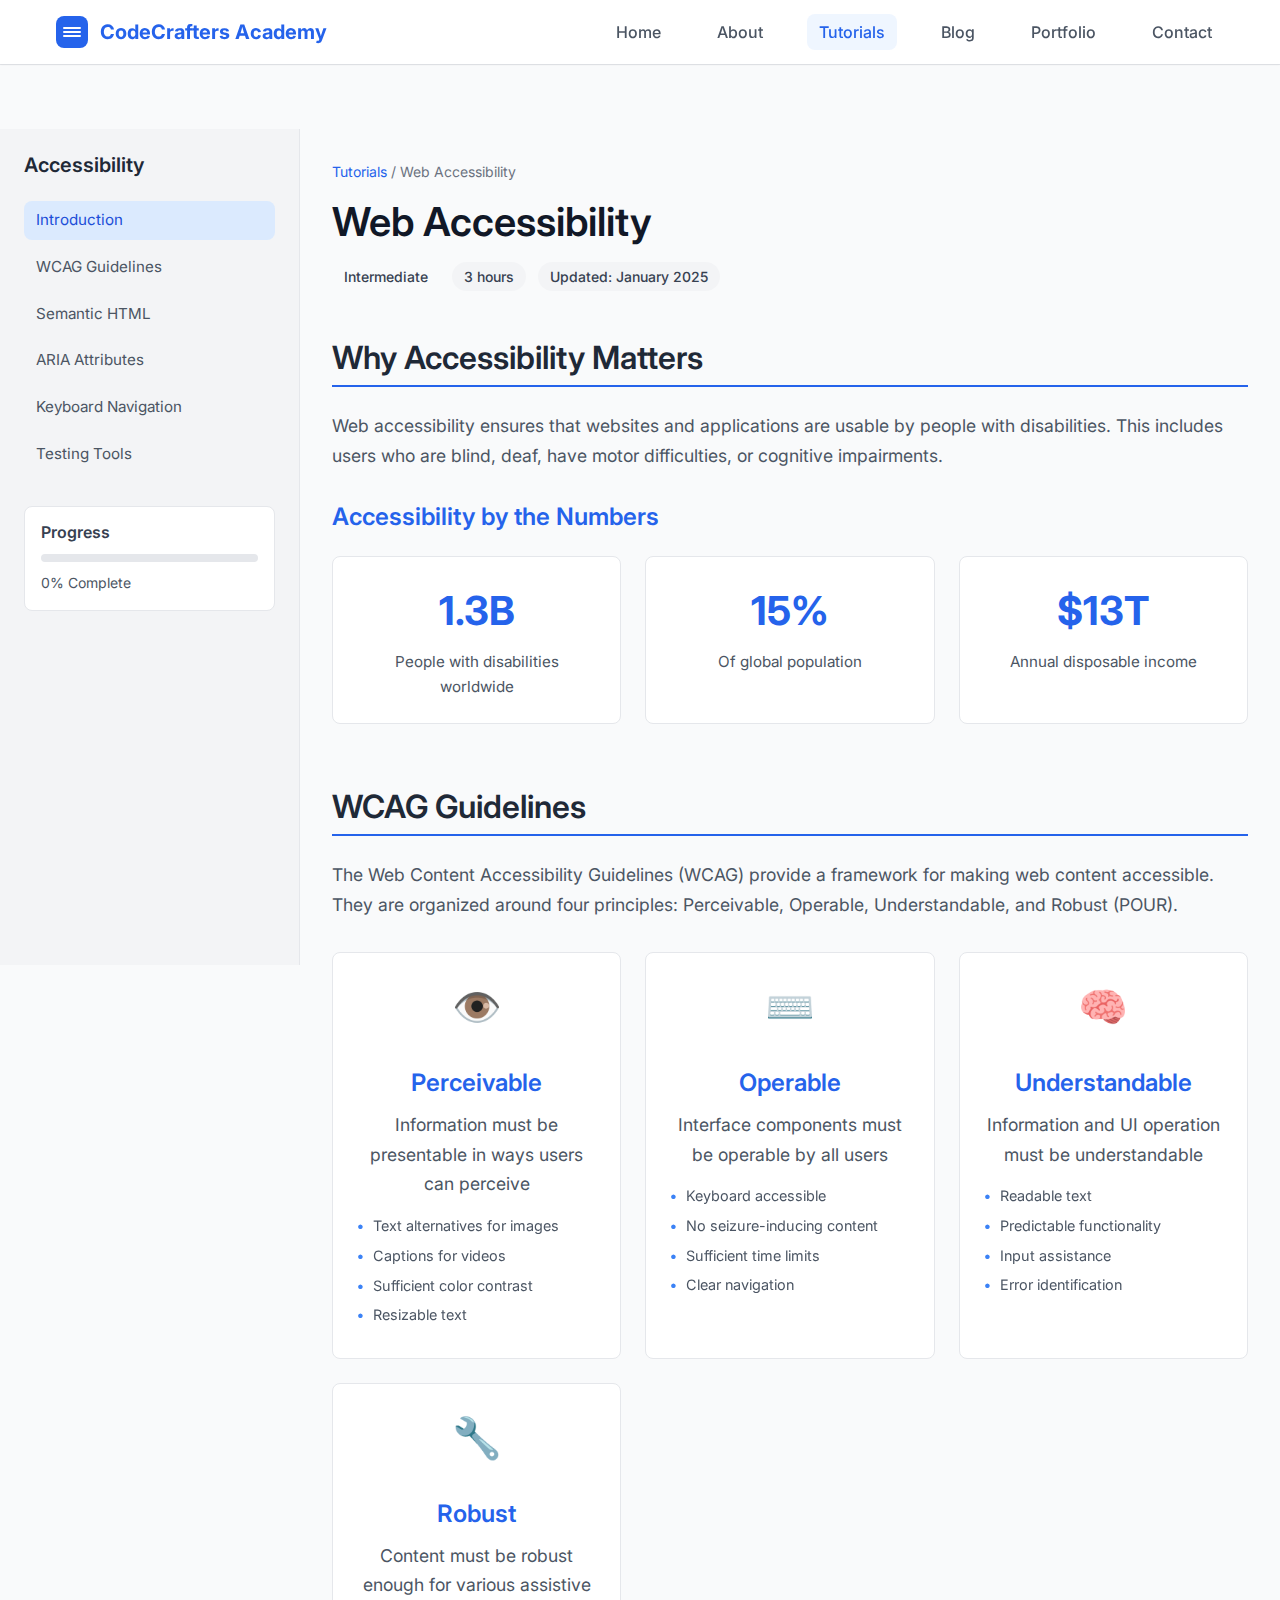
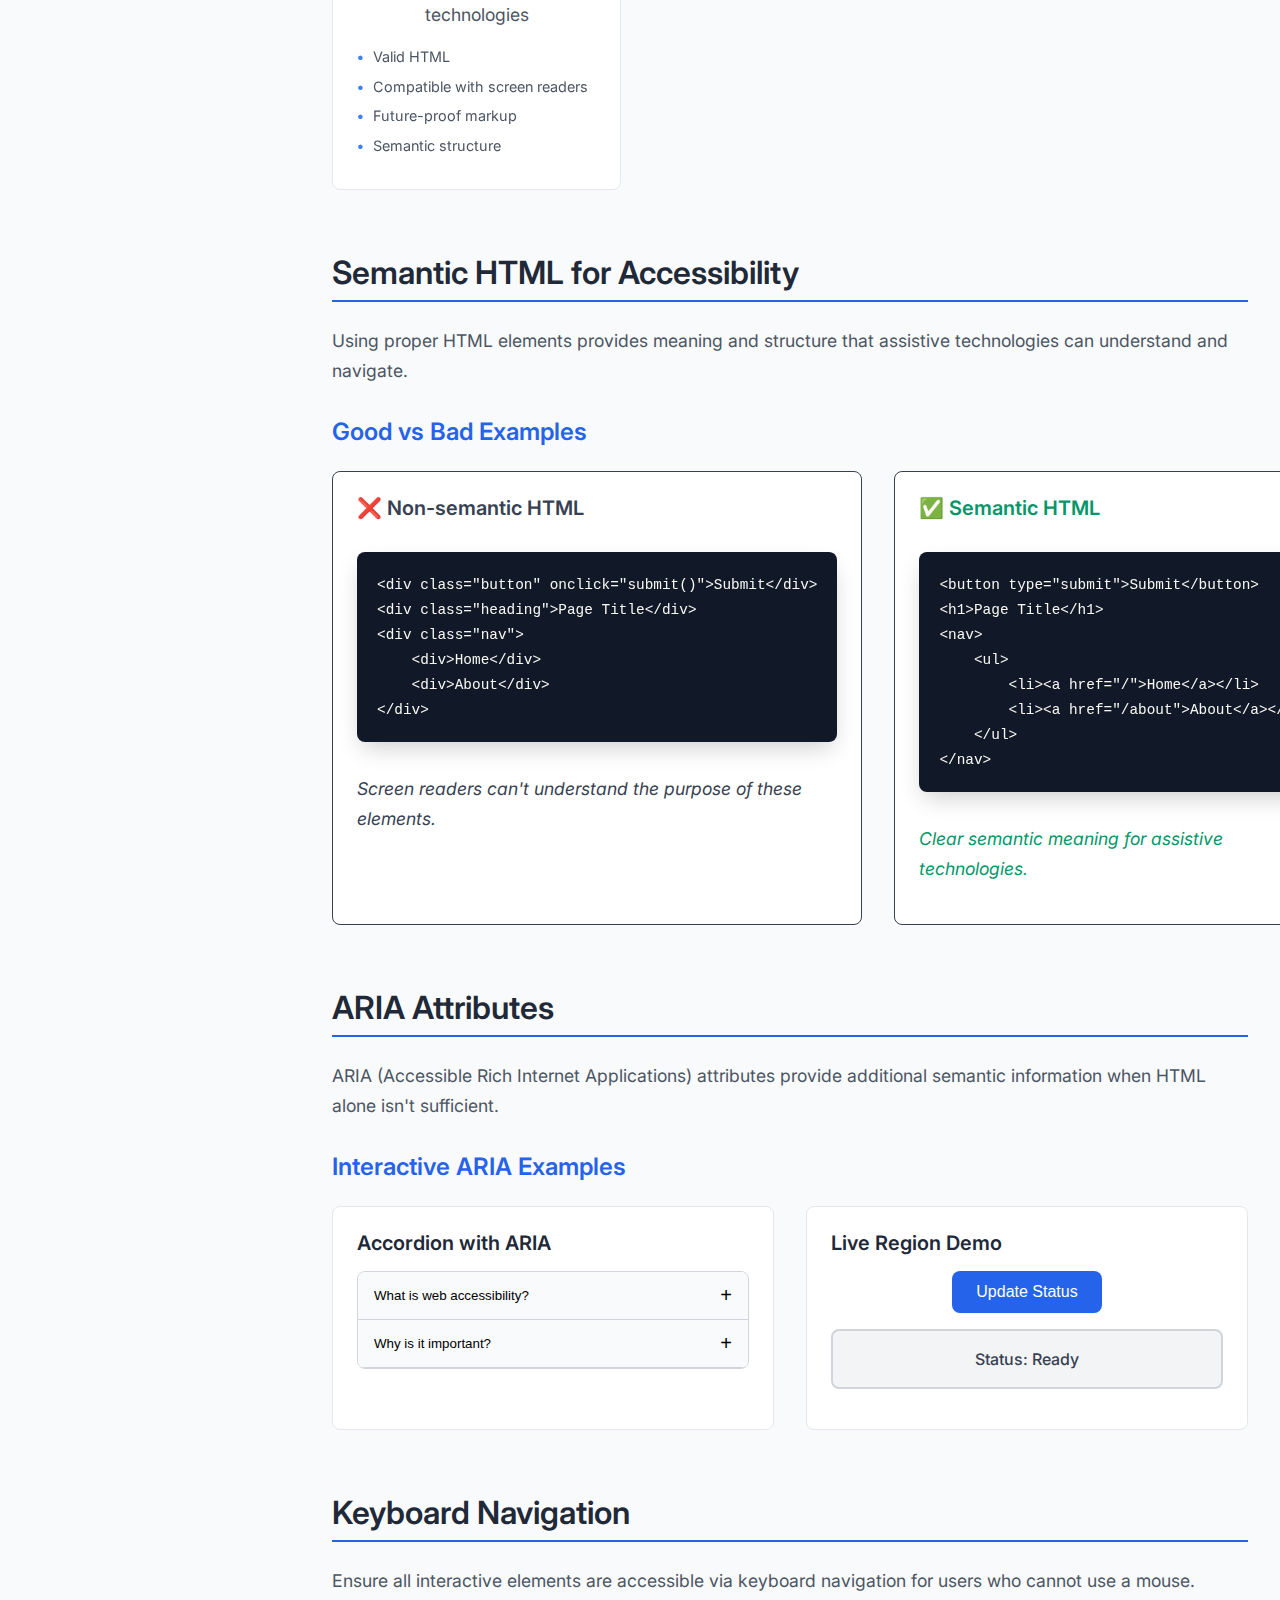
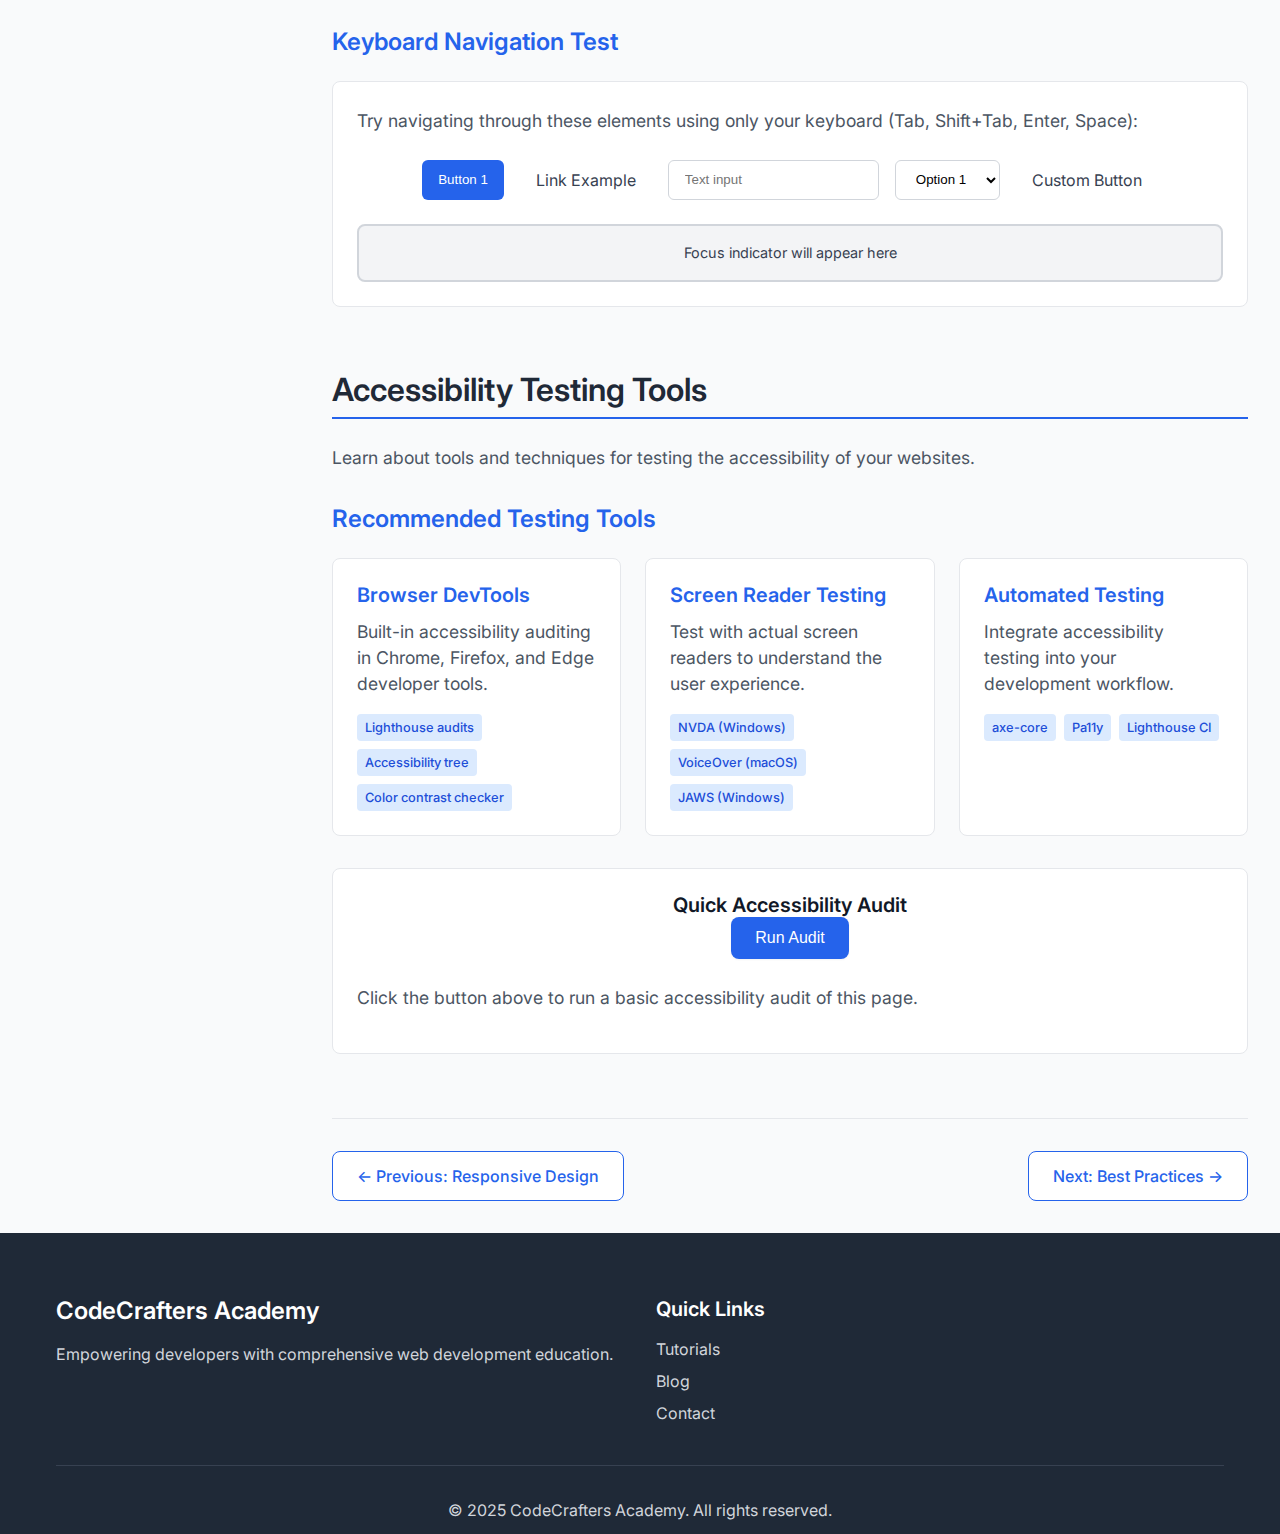
<file: accessibility.html>
<!DOCTYPE html>
<html lang="en">
<head>
    <meta charset="UTF-8">
    <meta name="viewport" content="width=device-width, initial-scale=1.0">
    <title>Web Accessibility Tutorial - CodeCrafters Academy</title>
    <meta name="description" content="Learn how to build accessible websites that work for everyone, including users with disabilities.">
    <link rel="stylesheet" href="main.css">
    <link rel="stylesheet" href="pages.css">
    <link rel="stylesheet" href="tutorial.css">
    <link rel="preconnect" href="https://fonts.googleapis.com">
    <link rel="preconnect" href="https://fonts.gstatic.com" crossorigin>
    <link rel="icon" type="image/x-icon" href="[data-uri]">
    <link href="https://fonts.googleapis.com/css2?family=Inter:wght@300;400;500;600;700&family=Fira+Code:wght@400;500&display=swap" rel="stylesheet">
</head>
<body>
    <header class="header">
        <nav class="nav">
            <div class="nav-container">
                <a href="index.html" class="nav-logo">
                    <svg width="32" height="32" viewBox="0 0 32 32" fill="none">
                        <rect width="32" height="32" rx="8" fill="#2563EB"/>
                        <path d="M8 12H16M16 12H24M8 16H16M16 16H24M8 20H16M16 20H24" stroke="white" stroke-width="2" stroke-linecap="round"/>
                    </svg>
                    CodeCrafters Academy
                </a>
                <button class="nav-toggle" aria-label="Toggle navigation">
                    <span></span>
                    <span></span>
                    <span></span>
                </button>
                <ul class="nav-menu">
                    <li><a href="index.html" class="nav-link">Home</a></li>
                    <li><a href="about.html" class="nav-link">About</a></li>
                    <li class="nav-dropdown">
                        <a href="tutorials.html" class="nav-link active">Tutorials</a>
                        <ul class="nav-dropdown-menu">
                            <li><a href="html-tutorial.html">HTML</a></li>
                            <li><a href="css-tutorial.html">CSS</a></li>
                            <li><a href="javascript-tutorial.html">JavaScript</a></li>
                            <li><a href="responsive-design.html">Responsive Design</a></li>
                            <li><a href="accessibility.html">Web Accessibility</a></li>
                            <li><a href="best-practices.html">Performance & SEO</a></li>
                        </ul>
                    </li>
                    <li><a href="blog.html" class="nav-link">Blog</a></li>
                    <li><a href="portfolio.html" class="nav-link">Portfolio</a></li>
                    <li><a href="contact.html" class="nav-link">Contact</a></li>
                </ul>
            </div>
        </nav>
    </header>

    <main class="tutorial-main">
        <aside class="tutorial-sidebar">
            <nav class="tutorial-nav">
                <h3>Accessibility</h3>
                <ul class="tutorial-menu">
                    <li><a href="#introduction" class="tutorial-link active">Introduction</a></li>
                    <li><a href="#wcag" class="tutorial-link">WCAG Guidelines</a></li>
                    <li><a href="#semantic-html" class="tutorial-link">Semantic HTML</a></li>
                    <li><a href="#aria" class="tutorial-link">ARIA Attributes</a></li>
                    <li><a href="#keyboard" class="tutorial-link">Keyboard Navigation</a></li>
                    <li><a href="#testing" class="tutorial-link">Testing Tools</a></li>
                </ul>
            </nav>
            
            <div class="tutorial-progress">
                <h4>Progress</h4>
                <div class="progress-bar">
                    <div class="progress-fill" style="width: 0%"></div>
                </div>
                <span class="progress-text">0% Complete</span>
            </div>
        </aside>

        <div class="tutorial-content">
            <div class="container">
                <header class="tutorial-header">
                    <div class="tutorial-breadcrumb">
                        <a href="tutorials.html">Tutorials</a> / <span>Web Accessibility</span>
                    </div>
                    <h1>Web Accessibility</h1>
                    <div class="tutorial-meta">
                        <span class="tutorial-level intermediate">Intermediate</span>
                        <span class="tutorial-duration">3 hours</span>
                        <span class="tutorial-updated">Updated: January 2025</span>
                    </div>
                </header>

                <section id="introduction" class="tutorial-section">
                    <h2>Why Accessibility Matters</h2>
                    <p>Web accessibility ensures that websites and applications are usable by people with disabilities. This includes users who are blind, deaf, have motor difficulties, or cognitive impairments.</p>
                    
                    <div class="accessibility-stats">
                        <h3>Accessibility by the Numbers</h3>
                        <div class="stats-grid">
                            <div class="stat-card">
                                <span class="stat-number">1.3B</span>
                                <span class="stat-label">People with disabilities worldwide</span>
                            </div>
                            <div class="stat-card">
                                <span class="stat-number">15%</span>
                                <span class="stat-label">Of global population</span>
                            </div>
                            <div class="stat-card">
                                <span class="stat-number">$13T</span>
                                <span class="stat-label">Annual disposable income</span>
                            </div>
                        </div>
                    </div>
                </section>

                <section id="wcag" class="tutorial-section">
                    <h2>WCAG Guidelines</h2>
                    <p>The Web Content Accessibility Guidelines (WCAG) provide a framework for making web content accessible. They are organized around four principles: Perceivable, Operable, Understandable, and Robust (POUR).</p>
                    
                    <div class="wcag-principles">
                        <div class="principle-grid">
                            <article class="principle-card">
                                <div class="principle-icon">👁️</div>
                                <h3>Perceivable</h3>
                                <p>Information must be presentable in ways users can perceive</p>
                                <ul>
                                    <li>Text alternatives for images</li>
                                    <li>Captions for videos</li>
                                    <li>Sufficient color contrast</li>
                                    <li>Resizable text</li>
                                </ul>
                            </article>
                            
                            <article class="principle-card">
                                <div class="principle-icon">⌨️</div>
                                <h3>Operable</h3>
                                <p>Interface components must be operable by all users</p>
                                <ul>
                                    <li>Keyboard accessible</li>
                                    <li>No seizure-inducing content</li>
                                    <li>Sufficient time limits</li>
                                    <li>Clear navigation</li>
                                </ul>
                            </article>
                            
                            <article class="principle-card">
                                <div class="principle-icon">🧠</div>
                                <h3>Understandable</h3>
                                <p>Information and UI operation must be understandable</p>
                                <ul>
                                    <li>Readable text</li>
                                    <li>Predictable functionality</li>
                                    <li>Input assistance</li>
                                    <li>Error identification</li>
                                </ul>
                            </article>
                            
                            <article class="principle-card">
                                <div class="principle-icon">🔧</div>
                                <h3>Robust</h3>
                                <p>Content must be robust enough for various assistive technologies</p>
                                <ul>
                                    <li>Valid HTML</li>
                                    <li>Compatible with screen readers</li>
                                    <li>Future-proof markup</li>
                                    <li>Semantic structure</li>
                                </ul>
                            </article>
                        </div>
                    </div>
                </section>

                <section id="semantic-html" class="tutorial-section">
                    <h2>Semantic HTML for Accessibility</h2>
                    <p>Using proper HTML elements provides meaning and structure that assistive technologies can understand and navigate.</p>
                    
                    <div class="semantic-comparison">
                        <h3>Good vs Bad Examples</h3>
                        <div class="comparison-examples">
                            <div class="example-bad">
                                <h4>❌ Non-semantic HTML</h4>
                                <div class="code-example">
                                    <pre><code>&lt;div class="button" onclick="submit()"&gt;Submit&lt;/div&gt;
&lt;div class="heading"&gt;Page Title&lt;/div&gt;
&lt;div class="nav"&gt;
    &lt;div&gt;Home&lt;/div&gt;
    &lt;div&gt;About&lt;/div&gt;
&lt;/div&gt;</code></pre>
                                </div>
                                <p class="example-note">Screen readers can't understand the purpose of these elements.</p>
                            </div>
                            
                            <div class="example-good">
                                <h4>✅ Semantic HTML</h4>
                                <div class="code-example">
                                    <pre><code>&lt;button type="submit"&gt;Submit&lt;/button&gt;
&lt;h1&gt;Page Title&lt;/h1&gt;
&lt;nav&gt;
    &lt;ul&gt;
        &lt;li&gt;&lt;a href="/"&gt;Home&lt;/a&gt;&lt;/li&gt;
        &lt;li&gt;&lt;a href="/about"&gt;About&lt;/a&gt;&lt;/li&gt;
    &lt;/ul&gt;
&lt;/nav&gt;</code></pre>
                                </div>
                                <p class="example-note">Clear semantic meaning for assistive technologies.</p>
                            </div>
                        </div>
                    </div>
                </section>

                <section id="aria" class="tutorial-section">
                    <h2>ARIA Attributes</h2>
                    <p>ARIA (Accessible Rich Internet Applications) attributes provide additional semantic information when HTML alone isn't sufficient.</p>
                    
                    <div class="aria-demo">
                        <h3>Interactive ARIA Examples</h3>
                        
                        <div class="aria-examples">
                            <div class="aria-example">
                                <h4>Accordion with ARIA</h4>
                                <div class="accessible-accordion">
                                    <button class="accordion-trigger" 
                                            aria-expanded="false" 
                                            aria-controls="panel1"
                                            id="trigger1">
                                        What is web accessibility?
                                    </button>
                                    <div class="accordion-panel" 
                                         id="panel1" 
                                         aria-labelledby="trigger1"
                                         hidden>
                                        <p>Web accessibility means that websites, tools, and technologies are designed so that people with disabilities can use them effectively.</p>
                                    </div>
                                    
                                    <button class="accordion-trigger" 
                                            aria-expanded="false" 
                                            aria-controls="panel2"
                                            id="trigger2">
                                        Why is it important?
                                    </button>
                                    <div class="accordion-panel" 
                                         id="panel2" 
                                         aria-labelledby="trigger2"
                                         hidden>
                                        <p>Accessibility ensures equal access to information and functionality for all users, improves SEO, and is often legally required.</p>
                                    </div>
                                </div>
                            </div>
                            
                            <div class="aria-example">
                                <h4>Live Region Demo</h4>
                                <div class="live-region-demo">
                                    <button onclick="updateLiveRegion()" class="btn btn-primary">Update Status</button>
                                    <div class="live-region" 
                                         aria-live="polite" 
                                         aria-label="Status updates"
                                         id="statusRegion">
                                        Status: Ready
                                    </div>
                                </div>
                            </div>
                        </div>
                    </div>
                </section>

                <section id="keyboard" class="tutorial-section">
                    <h2>Keyboard Navigation</h2>
                    <p>Ensure all interactive elements are accessible via keyboard navigation for users who cannot use a mouse.</p>
                    
                    <div class="keyboard-demo">
                        <h3>Keyboard Navigation Test</h3>
                        <div class="keyboard-test-area">
                            <p>Try navigating through these elements using only your keyboard (Tab, Shift+Tab, Enter, Space):</p>
                            
                            <div class="keyboard-elements">
                                <button class="keyboard-btn">Button 1</button>
                                <a href="#" class="keyboard-link">Link Example</a>
                                <input type="text" placeholder="Text input" class="keyboard-input">
                                <select class="keyboard-select">
                                    <option>Option 1</option>
                                    <option>Option 2</option>
                                </select>
                                <div class="custom-button" 
                                     tabindex="0" 
                                     role="button" 
                                     aria-label="Custom button"
                                     onkeydown="handleCustomButtonKeydown(event)"
                                     onclick="handleCustomButtonClick()">
                                    Custom Button
                                </div>
                            </div>
                            
                            <div class="focus-indicator" id="focusIndicator">
                                Focus indicator will appear here
                            </div>
                        </div>
                    </div>
                </section>

                <section id="testing" class="tutorial-section">
                    <h2>Accessibility Testing Tools</h2>
                    <p>Learn about tools and techniques for testing the accessibility of your websites.</p>
                    
                    <div class="testing-tools">
                        <h3>Recommended Testing Tools</h3>
                        <div class="tools-grid">
                            <article class="tool-card">
                                <h4>Browser DevTools</h4>
                                <p>Built-in accessibility auditing in Chrome, Firefox, and Edge developer tools.</p>
                                <div class="tool-features">
                                    <span class="feature">Lighthouse audits</span>
                                    <span class="feature">Accessibility tree</span>
                                    <span class="feature">Color contrast checker</span>
                                </div>
                            </article>
                            
                            <article class="tool-card">
                                <h4>Screen Reader Testing</h4>
                                <p>Test with actual screen readers to understand the user experience.</p>
                                <div class="tool-features">
                                    <span class="feature">NVDA (Windows)</span>
                                    <span class="feature">VoiceOver (macOS)</span>
                                    <span class="feature">JAWS (Windows)</span>
                                </div>
                            </article>
                            
                            <article class="tool-card">
                                <h4>Automated Testing</h4>
                                <p>Integrate accessibility testing into your development workflow.</p>
                                <div class="tool-features">
                                    <span class="feature">axe-core</span>
                                    <span class="feature">Pa11y</span>
                                    <span class="feature">Lighthouse CI</span>
                                </div>
                            </article>
                        </div>
                        
                        <div class="accessibility-audit">
                            <h4>Quick Accessibility Audit</h4>
                            <button onclick="runAccessibilityAudit()" class="btn btn-primary">Run Audit</button>
                            <div class="audit-results" id="auditResults">
                                <p>Click the button above to run a basic accessibility audit of this page.</p>
                            </div>
                        </div>
                    </div>
                </section>

                <nav class="tutorial-navigation">
                    <a href="responsive-design.html" class="nav-btn nav-prev">
                        <span>← Previous: Responsive Design</span>
                    </a>
                    <a href="best-practices.html" class="nav-btn nav-next">
                        <span>Next: Best Practices →</span>
                    </a>
                </nav>
            </div>
        </div>
    </main>

    <footer class="footer">
        <div class="container">
            <div class="footer-content">
                <div class="footer-section">
                    <h3>CodeCrafters Academy</h3>
                    <p>Empowering developers with comprehensive web development education.</p>
                </div>
                <div class="footer-section">
                    <h4>Quick Links</h4>
                    <ul>
                        <li><a href="tutorials.html">Tutorials</a></li>
                        <li><a href="blog.html">Blog</a></li>
                        <li><a href="contact.html">Contact</a></li>
                    </ul>
                </div>
            </div>
            <div class="footer-bottom">
                <p>&copy; 2025 CodeCrafters Academy. All rights reserved.</p>
            </div>
        </div>
    </footer>

    <script src="main.js"></script>
    <script src="tutorial-navigation.js"></script>
    <script src="accessibility-demos.js"></script>
</body>
</html>
</file>
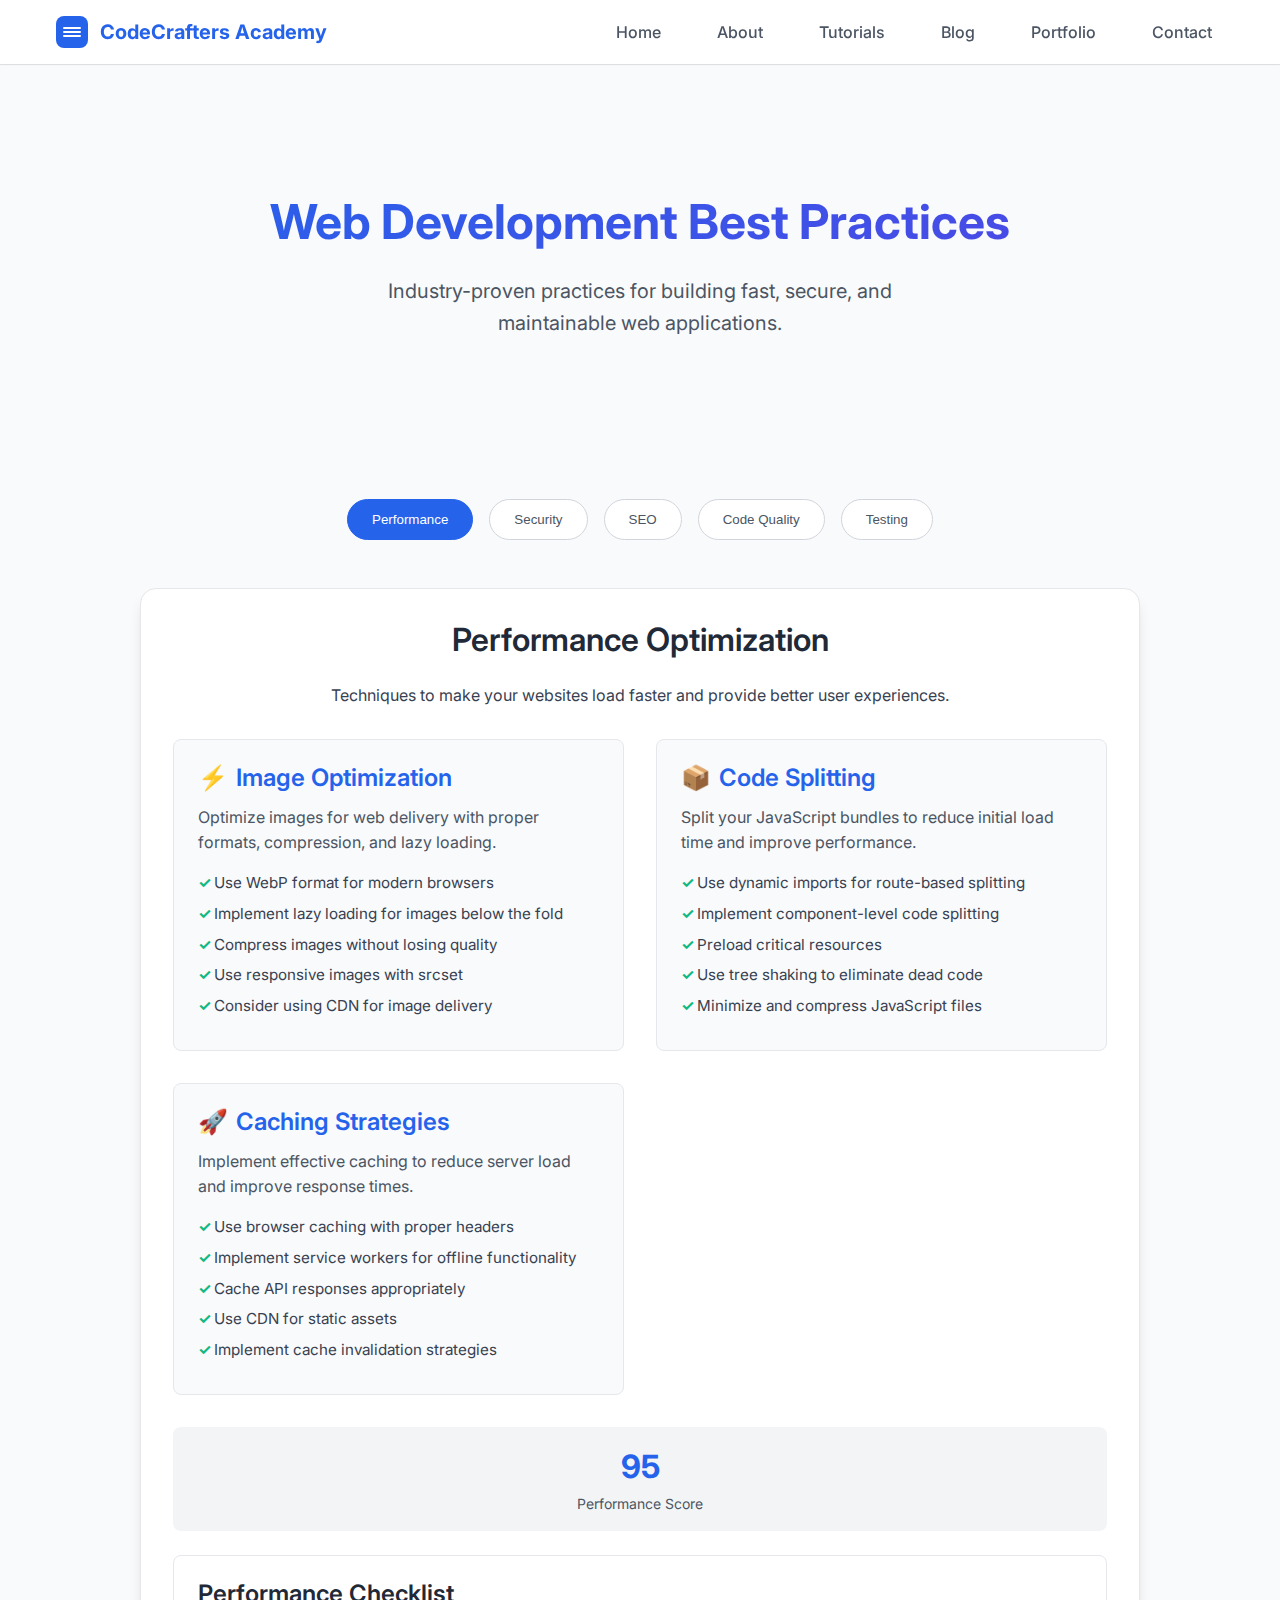
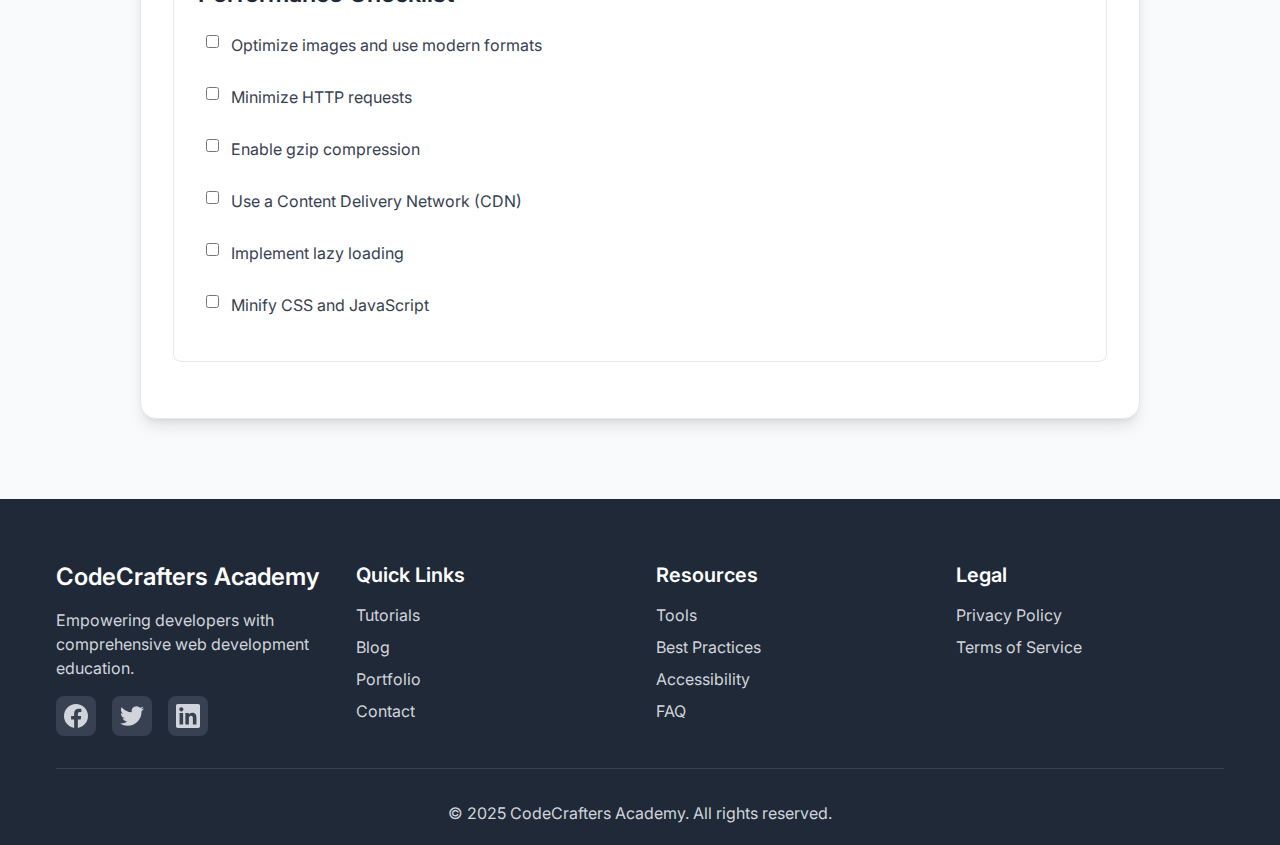
<file: best-practices.html>
<!DOCTYPE html>
<html lang="en">
<head>
    <meta charset="UTF-8">
    <meta name="viewport" content="width=device-width, initial-scale=1.0">
    <title>Web Development Best Practices - CodeCrafters Academy</title>
    <meta name="description" content="Learn industry best practices for performance, security, SEO, and maintainable code.">
    <link rel="stylesheet" href="main.css">
    <link rel="stylesheet" href="pages.css">
    <link rel="icon" type="image/x-icon" href="[data-uri]">
    <link rel="preconnect" href="https://fonts.googleapis.com">
    <link rel="preconnect" href="https://fonts.gstatic.com" crossorigin>
    <link href="https://fonts.googleapis.com/css2?family=Inter:wght@300;400;500;600;700&display=swap" rel="stylesheet">
</head>
<body>
    <header class="header">
        <nav class="nav">
            <div class="nav-container">
                <a href="index.html" class="nav-logo">
                    <svg width="32" height="32" viewBox="0 0 32 32" fill="none">
                        <rect width="32" height="32" rx="8" fill="#2563EB"/>
                        <path d="M8 12H16M16 12H24M8 16H16M16 16H24M8 20H16M16 20H24" stroke="white" stroke-width="2" stroke-linecap="round"/>
                    </svg>
                    CodeCrafters Academy
                </a>
                <button class="nav-toggle" aria-label="Toggle navigation">
                    <span></span>
                    <span></span>
                    <span></span>
                </button>
                <ul class="nav-menu">
                    <li><a href="index.html" class="nav-link">Home</a></li>
                    <li><a href="about.html" class="nav-link">About</a></li>
                    <li class="nav-dropdown">
                        <a href="tutorials.html" class="nav-link">Tutorials</a>
                        <ul class="nav-dropdown-menu">
                            <li><a href="html-tutorial.html">HTML</a></li>
                            <li><a href="css-tutorial.html">CSS</a></li>
                            <li><a href="javascript-tutorial.html">JavaScript</a></li>
                            <li><a href="responsive-design.html">Responsive Design</a></li>
                            <li><a href="accessibility.html">Web Accessibility</a></li>
                            <li><a href="best-practices.html">Performance & SEO</a></li>
                        </ul>
                    </li>
                    <li><a href="blog.html" class="nav-link">Blog</a></li>
                    <li><a href="portfolio.html" class="nav-link">Portfolio</a></li>
                    <li><a href="contact.html" class="nav-link">Contact</a></li>
                </ul>
            </div>
        </nav>
    </header>

    <main>
        <section class="page-hero">
            <div class="container">
                <h1 class="page-title">Web Development Best Practices</h1>
                <p class="page-description">Industry-proven practices for building fast, secure, and maintainable web applications.</p>
            </div>
        </section>

        <section class="best-practices-content">
            <div class="container">
                <div class="practices-tabs">
                    <button class="practice-tab active" data-category="performance">Performance</button>
                    <button class="practice-tab" data-category="security">Security</button>
                    <button class="practice-tab" data-category="seo">SEO</button>
                    <button class="practice-tab" data-category="code-quality">Code Quality</button>
                    <button class="practice-tab" data-category="testing">Testing</button>
                </div>

                <div class="practices-content" id="practicesContent">
                    <!-- Dynamic content will be loaded here -->
                </div>
            </div>
        </section>
    </main>

    <footer class="footer">
        <div class="container">
            <div class="footer-content">
                <div class="footer-section">
                    <h3>CodeCrafters Academy</h3>
                    <p>Empowering developers with comprehensive web development education.</p>
                    <div class="social-links">
                        <a href="#" aria-label="Facebook">
                            <svg width="24" height="24" viewBox="0 0 24 24" fill="currentColor">
                                <path d="M24 12.073c0-6.627-5.373-12-12-12s-12 5.373-12 12c0 5.99 4.388 10.954 10.125 11.854v-8.385H7.078v-3.47h3.047V9.43c0-3.007 1.792-4.669 4.533-4.669 1.312 0 2.686.235 2.686.235v2.953H15.83c-1.491 0-1.956.925-1.956 1.874v2.25h3.328l-.532 3.47h-2.796v8.385C19.612 23.027 24 18.062 24 12.073z"/>
                            </svg>
                        </a>
                        <a href="#" aria-label="Twitter">
                            <svg width="24" height="24" viewBox="0 0 24 24" fill="currentColor">
                                <path d="M23.953 4.57a10 10 0 01-2.825.775 4.958 4.958 0 002.163-2.723c-.951.555-2.005.959-3.127 1.184a4.92 4.92 0 00-8.384 4.482C7.69 8.095 4.067 6.13 1.64 3.162a4.822 4.822 0 00-.666 2.475c0 1.71.87 3.213 2.188 4.096a4.904 4.904 0 01-2.228-.616v.06a4.923 4.923 0 003.946 4.827 4.996 4.996 0 01-2.212.085 4.936 4.936 0 004.604 3.417 9.867 9.867 0 01-6.102 2.105c-.39 0-.779-.023-1.17-.067a13.995 13.995 0 007.557 2.209c9.053 0 13.998-7.496 13.998-13.985 0-.21 0-.42-.015-.63A9.935 9.935 0 0024 4.59z"/>
                            </svg>
                        </a>
                        <a href="#" aria-label="LinkedIn">
                            <svg width="24" height="24" viewBox="0 0 24 24" fill="currentColor">
                                <path d="M20.447 20.452h-3.554v-5.569c0-1.328-.027-3.037-1.852-3.037-1.853 0-2.136 1.445-2.136 2.939v5.667H9.351V9h3.414v1.561h.046c.477-.9 1.637-1.85 3.37-1.85 3.601 0 4.267 2.37 4.267 5.455v6.286zM5.337 7.433c-1.144 0-2.063-.926-2.063-2.065 0-1.138.92-2.063 2.063-2.063 1.14 0 2.064.925 2.064 2.063 0 1.139-.925 2.065-2.064 2.065zm1.782 13.019H3.555V9h3.564v11.452zM22.225 0H1.771C.792 0 0 .774 0 1.729v20.542C0 23.227.792 24 1.771 24h20.451C23.2 24 24 23.227 24 22.271V1.729C24 .774 23.2 0 22.222 0h.003z"/>
                            </svg>
                        </a>
                    </div>
                </div>
                <div class="footer-section">
                    <h4>Quick Links</h4>
                    <ul>
                        <li><a href="tutorials.html">Tutorials</a></li>
                        <li><a href="blog.html">Blog</a></li>
                        <li><a href="portfolio.html">Portfolio</a></li>
                        <li><a href="contact.html">Contact</a></li>
                    </ul>
                </div>
                <div class="footer-section">
                    <h4>Resources</h4>
                    <ul>
                        <li><a href="tutorials.html">Tools</a></li>
                        <li><a href="best-practices.html">Best Practices</a></li>
                        <li><a href="accessibility.html">Accessibility</a></li>
                        <li><a href="privacy&faq.html">FAQ</a></li>
                    </ul>
                </div>
                <div class="footer-section">
                    <h4>Legal</h4>
                    <ul>
                        <li><a href="privacy&faq.html">Privacy Policy</a></li>
                        <li><a href="terms.html">Terms of Service</a></li>
                    </ul>
                </div>
            </div>
            <div class="footer-bottom">
                <p>&copy; 2025 CodeCrafters Academy. All rights reserved.</p>
            </div>
        </div>
    </footer>

    <script src="main.js"></script>
    <script src="best-practices.js"></script>
</body>
</html>
</file>
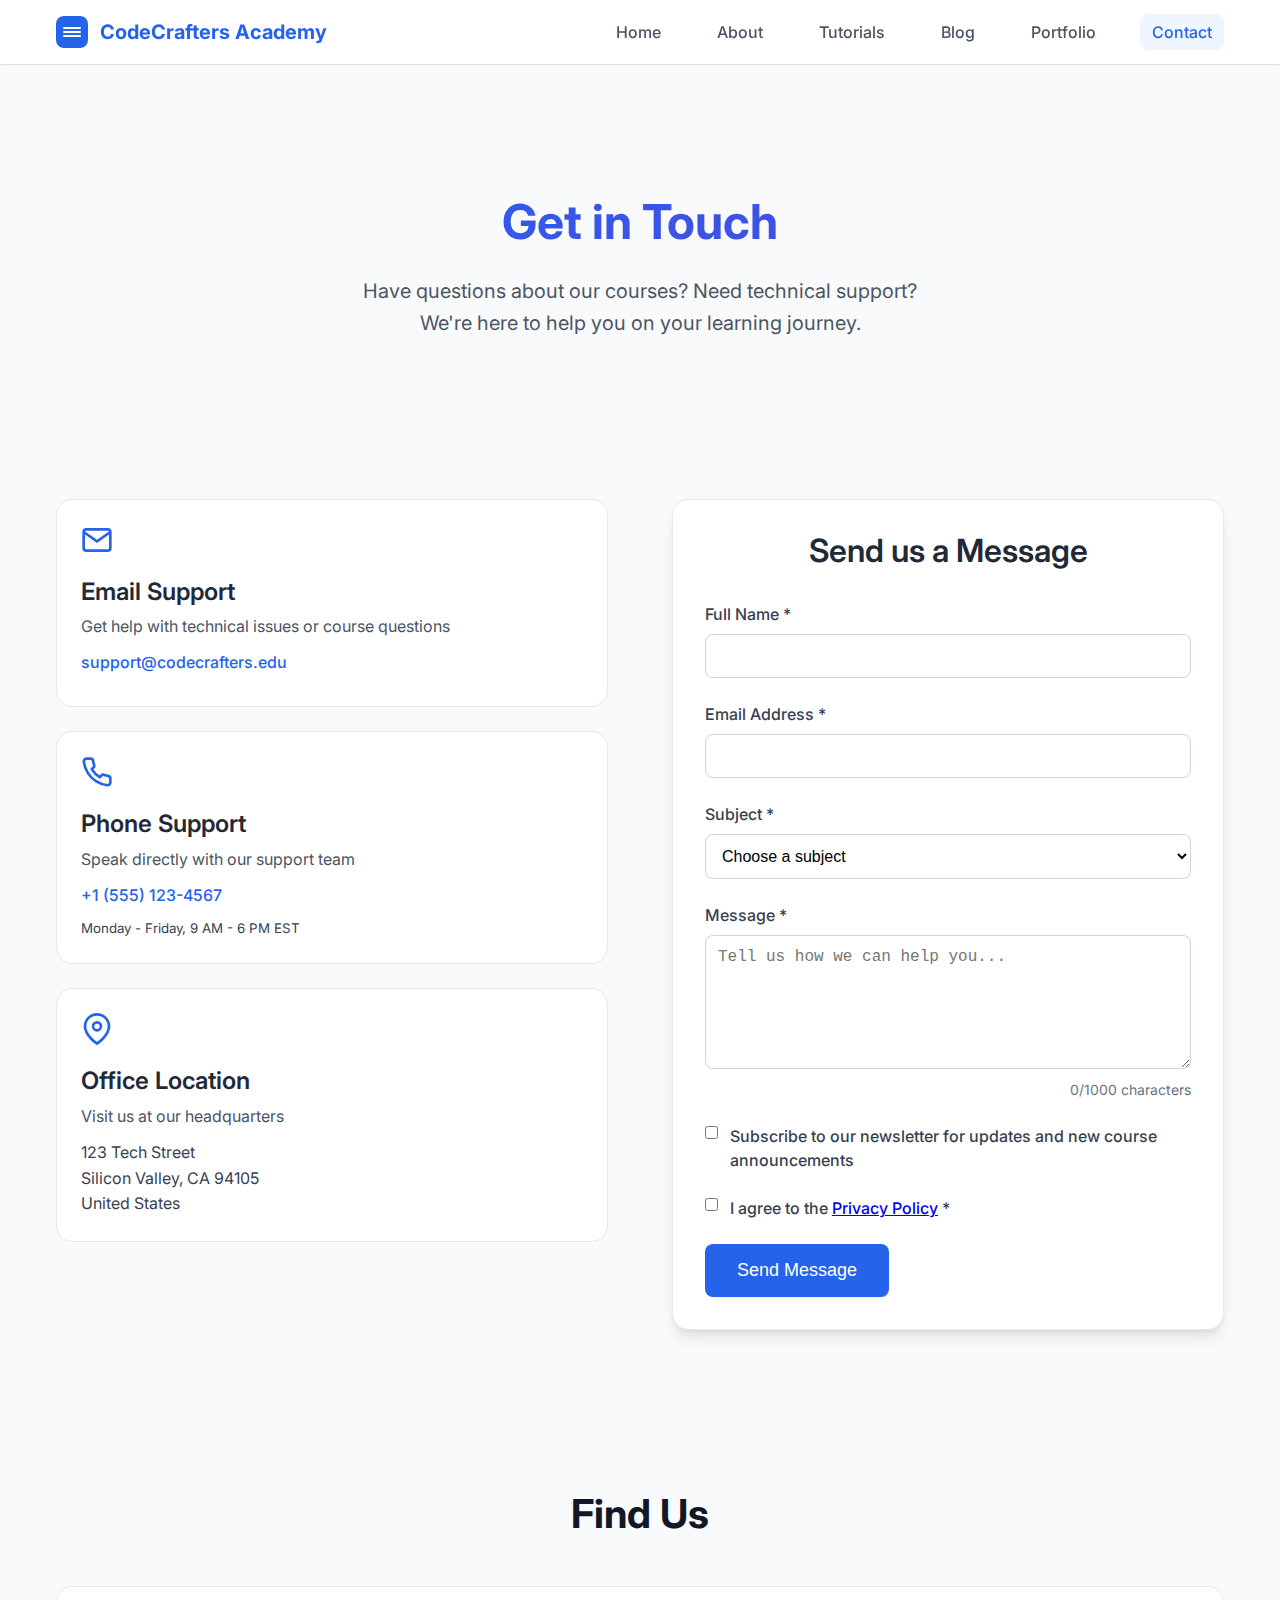
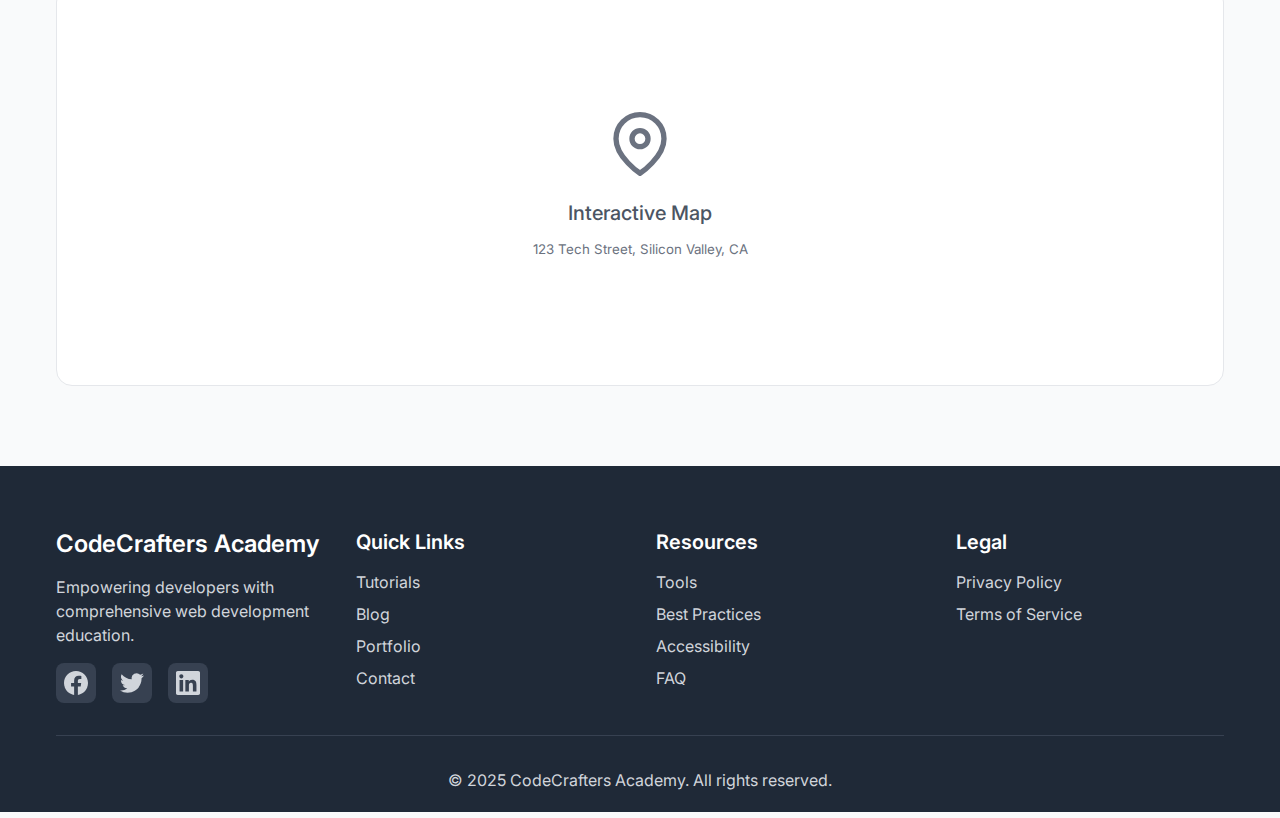
<file: contact.html>
<!DOCTYPE html>
<html lang="en">
<head>
    <meta charset="UTF-8">
    <meta name="viewport" content="width=device-width, initial-scale=1.0">
    <title>Contact Us - CodeCrafters Academy</title>
    <meta name="description" content="Get in touch with CodeCrafters Academy. We're here to help with your web development learning journey.">
    <link rel="stylesheet" href="main.css">
    <link rel="stylesheet" href="pages.css">
    <link rel="preconnect" href="https://fonts.googleapis.com">
    <link rel="icon" type="image/x-icon" href="[data-uri]">
    <link rel="preconnect" href="https://fonts.gstatic.com" crossorigin>
    <link href="https://fonts.googleapis.com/css2?family=Inter:wght@300;400;500;600;700&display=swap" rel="stylesheet">
</head>
<body>
    <header class="header">
        <nav class="nav">
            <div class="nav-container">
                <a href="index.html" class="nav-logo">
                    <svg width="32" height="32" viewBox="0 0 32 32" fill="none">
                        <rect width="32" height="32" rx="8" fill="#2563EB"/>
                        <path d="M8 12H16M16 12H24M8 16H16M16 16H24M8 20H16M16 20H24" stroke="white" stroke-width="2" stroke-linecap="round"/>
                    </svg>
                    CodeCrafters Academy
                </a>
                <button class="nav-toggle" aria-label="Toggle navigation">
                    <span></span>
                    <span></span>
                    <span></span>
                </button>
                <ul class="nav-menu">
                    <li><a href="index.html" class="nav-link">Home</a></li>
                    <li><a href="about.html" class="nav-link">About</a></li>
                    <li class="nav-dropdown">
                        <a href="tutorials.html" class="nav-link">Tutorials</a>
                        <ul class="nav-dropdown-menu">
                            <li><a href="html-tutorial.html">HTML</a></li>
                            <li><a href="css-tutorial.html">CSS</a></li>
                            <li><a href="javascript-tutorial.html">JavaScript</a></li>
                            <li><a href="responsive-design.html">Responsive Design</a></li>
                            <li><a href="accessibility.html">Web Accessibility</a></li>
                            <li><a href="best-practices.html">Performance & SEO</a></li>
                        </ul>
                    </li>
                    <li><a href="blog.html" class="nav-link">Blog</a></li>
                    <li><a href="portfolio.html" class="nav-link">Portfolio</a></li>
                    <li><a href="contact.html" class="nav-link active">Contact</a></li>
                </ul>
            </div>
        </nav>
    </header>

    <main>
        <section class="page-hero">
            <div class="container">
                <h1 class="page-title">Get in Touch</h1>
                <p class="page-description">Have questions about our courses? Need technical support? We're here to help you on your learning journey.</p>
            </div>
        </section>

        <section class="contact-section">
            <div class="container">
                <div class="contact-grid">
                    <div class="contact-info">
                        <article class="contact-card">
                            <div class="contact-icon">
                                <svg width="32" height="32" viewBox="0 0 24 24" fill="none" stroke="currentColor" stroke-width="2">
                                    <path d="M4 4h16c1.1 0 2 .9 2 2v12c0 1.1-.9 2-2 2H4c-1.1 0-2-.9-2-2V6c0-1.1.9-2 2-2z"/>
                                    <polyline points="22,6 12,13 2,6"/>
                                </svg>
                            </div>
                            <h3>Email Support</h3>
                            <p>Get help with technical issues or course questions</p>
                            <a href="mailto:support@codecrafters.edu" class="contact-link">support@codecrafters.edu</a>
                        </article>

                        <article class="contact-card">
                            <div class="contact-icon">
                                <svg width="32" height="32" viewBox="0 0 24 24" fill="none" stroke="currentColor" stroke-width="2">
                                    <path d="M22 16.92v3a2 2 0 0 1-2.18 2 19.79 19.79 0 0 1-8.63-3.07 19.5 19.5 0 0 1-6-6 19.79 19.79 0 0 1-3.07-8.67A2 2 0 0 1 4.11 2h3a2 2 0 0 1 2 1.72 12.84 12.84 0 0 0 .7 2.81 2 2 0 0 1-.45 2.11L8.09 9.91a16 16 0 0 0 6 6l1.27-1.27a2 2 0 0 1 2.11-.45 12.84 12.84 0 0 0 2.81.7A2 2 0 0 1 22 16.92z"/>
                                </svg>
                            </div>
                            <h3>Phone Support</h3>
                            <p>Speak directly with our support team</p>
                            <a href="tel:+1-555-123-4567" class="contact-link">+1 (555) 123-4567</a>
                            <small>Monday - Friday, 9 AM - 6 PM EST</small>
                        </article>

                        <article class="contact-card">
                            <div class="contact-icon">
                                <svg width="32" height="32" viewBox="0 0 24 24" fill="none" stroke="currentColor" stroke-width="2">
                                    <path d="M21 10c0 7-9 13-9 13s-9-6-9-13a9 9 0 0 1 18 0z"/>
                                    <circle cx="12" cy="10" r="3"/>
                                </svg>
                            </div>
                            <h3>Office Location</h3>
                            <p>Visit us at our headquarters</p>
                            <address class="contact-address">
                                123 Tech Street<br>
                                Silicon Valley, CA 94105<br>
                                United States
                            </address>
                        </article>
                    </div>

                    <form class="contact-form" id="contactForm">
                        <h2>Send us a Message</h2>
                        <div class="form-group">
                            <label for="name">Full Name *</label>
                            <input type="text" id="name" name="name" required>
                        </div>
                        
                        <div class="form-group">
                            <label for="email">Email Address *</label>
                            <input type="email" id="email" name="email" required>
                        </div>
                        
                        <div class="form-group">
                            <label for="subject">Subject *</label>
                            <select id="subject" name="subject" required>
                                <option value="">Choose a subject</option>
                                <option value="course-inquiry">Course Inquiry</option>
                                <option value="technical-support">Technical Support</option>
                                <option value="billing">Billing Question</option>
                                <option value="partnership">Partnership Opportunity</option>
                                <option value="other">Other</option>
                            </select>
                        </div>
                        
                        <div class="form-group">
                            <label for="message">Message *</label>
                            <textarea id="message" name="message" rows="6" required placeholder="Tell us how we can help you..."></textarea>
                        </div>
                        
                        <div class="form-group checkbox-group">
                            <input type="checkbox" id="newsletter" name="newsletter">
                            <label for="newsletter">Subscribe to our newsletter for updates and new course announcements</label>
                        </div>
                        
                        <div class="form-group checkbox-group">
                            <input type="checkbox" id="privacy" name="privacy" required>
                            <label for="privacy">I agree to the <a href="privacy.html" target="_blank">Privacy Policy</a> *</label>
                        </div>
                        
                        <button type="submit" class="btn btn-primary btn-large">Send Message</button>
                    </form>
                </div>
            </div>
        </section>

        <section class="map-section">
            <div class="container">
                <h2 class="section-title">Find Us</h2>
                <div class="map-placeholder">
                    <div class="map-content">
                        <svg width="64" height="64" viewBox="0 0 24 24" fill="none" stroke="currentColor" stroke-width="2">
                            <path d="M21 10c0 7-9 13-9 13s-9-6-9-13a9 9 0 0 1 18 0z"/>
                            <circle cx="12" cy="10" r="3"/>
                        </svg>
                        <p>Interactive Map</p>
                        <small>123 Tech Street, Silicon Valley, CA</small>
                    </div>
                </div>
            </div>
        </section>
    </main>

    <footer class="footer">
        <div class="container">
            <div class="footer-content">
                <div class="footer-section">
                    <h3>CodeCrafters Academy</h3>
                    <p>Empowering developers with comprehensive web development education.</p>
                    <div class="social-links">
                        <a href="#" aria-label="Facebook">
                            <svg width="24" height="24" viewBox="0 0 24 24" fill="currentColor">
                                <path d="M24 12.073c0-6.627-5.373-12-12-12s-12 5.373-12 12c0 5.99 4.388 10.954 10.125 11.854v-8.385H7.078v-3.47h3.047V9.43c0-3.007 1.792-4.669 4.533-4.669 1.312 0 2.686.235 2.686.235v2.953H15.83c-1.491 0-1.956.925-1.956 1.874v2.25h3.328l-.532 3.47h-2.796v8.385C19.612 23.027 24 18.062 24 12.073z"/>
                            </svg>
                        </a>
                        <a href="#" aria-label="Twitter">
                            <svg width="24" height="24" viewBox="0 0 24 24" fill="currentColor">
                                <path d="M23.953 4.57a10 10 0 01-2.825.775 4.958 4.958 0 002.163-2.723c-.951.555-2.005.959-3.127 1.184a4.92 4.92 0 00-8.384 4.482C7.69 8.095 4.067 6.13 1.64 3.162a4.822 4.822 0 00-.666 2.475c0 1.71.87 3.213 2.188 4.096a4.904 4.904 0 01-2.228-.616v.06a4.923 4.923 0 003.946 4.827 4.996 4.996 0 01-2.212.085 4.936 4.936 0 004.604 3.417 9.867 9.867 0 01-6.102 2.105c-.39 0-.779-.023-1.17-.067a13.995 13.995 0 007.557 2.209c9.053 0 13.998-7.496 13.998-13.985 0-.21 0-.42-.015-.63A9.935 9.935 0 0024 4.59z"/>
                            </svg>
                        </a>
                        <a href="#" aria-label="LinkedIn">
                            <svg width="24" height="24" viewBox="0 0 24 24" fill="currentColor">
                                <path d="M20.447 20.452h-3.554v-5.569c0-1.328-.027-3.037-1.852-3.037-1.853 0-2.136 1.445-2.136 2.939v5.667H9.351V9h3.414v1.561h.046c.477-.9 1.637-1.85 3.37-1.85 3.601 0 4.267 2.37 4.267 5.455v6.286zM5.337 7.433c-1.144 0-2.063-.926-2.063-2.065 0-1.138.92-2.063 2.063-2.063 1.14 0 2.064.925 2.064 2.063 0 1.139-.925 2.065-2.064 2.065zm1.782 13.019H3.555V9h3.564v11.452zM22.225 0H1.771C.792 0 0 .774 0 1.729v20.542C0 23.227.792 24 1.771 24h20.451C23.2 24 24 23.227 24 22.271V1.729C24 .774 23.2 0 22.222 0h.003z"/>
                            </svg>
                        </a>
                    </div>
                </div>
                <div class="footer-section">
                    <h4>Quick Links</h4>
                    <ul>
                        <li><a href="tutorials.html">Tutorials</a></li>
                        <li><a href="blog.html">Blog</a></li>
                        <li><a href="portfolio.html">Portfolio</a></li>
                        <li><a href="contact.html">Contact</a></li>
                    </ul>
                </div>
                <div class="footer-section">
                    <h4>Resources</h4>
                    <ul>
                        <li><a href="tools.html">Tools</a></li>
                        <li><a href="best-practices.html">Best Practices</a></li>
                        <li><a href="accessibility.html">Accessibility</a></li>
                        <li><a href="faq.html">FAQ</a></li>
                    </ul>
                </div>
                <div class="footer-section">
                    <h4>Legal</h4>
                    <ul>
                        <li><a href="privacy.html">Privacy Policy</a></li>
                        <li><a href="terms.html">Terms of Service</a></li>
                    </ul>
                </div>
            </div>
            <div class="footer-bottom">
                <p>&copy; 2025 CodeCrafters Academy. All rights reserved.</p>
            </div>
        </div>
    </footer>

    <script src="main.js"></script>
    <script src="contact-form.js"></script>
</body>
</html>
</file>
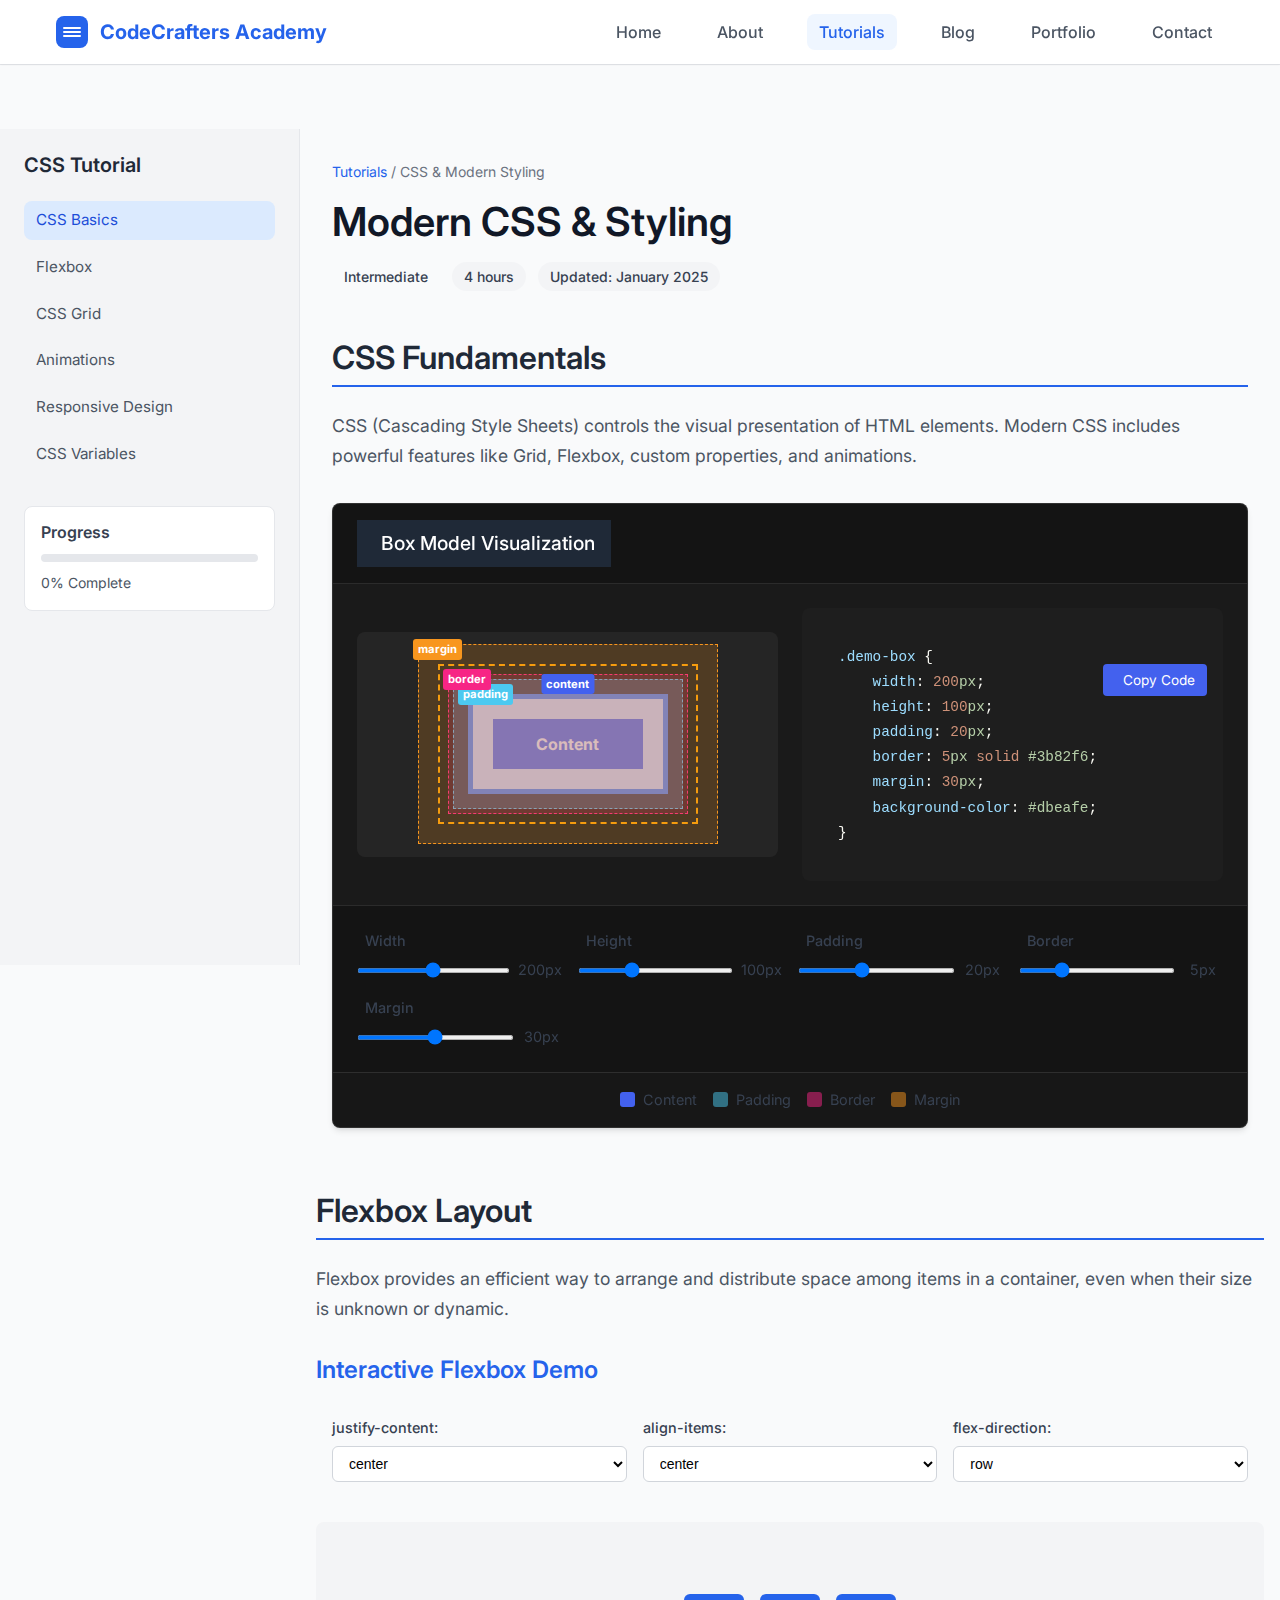
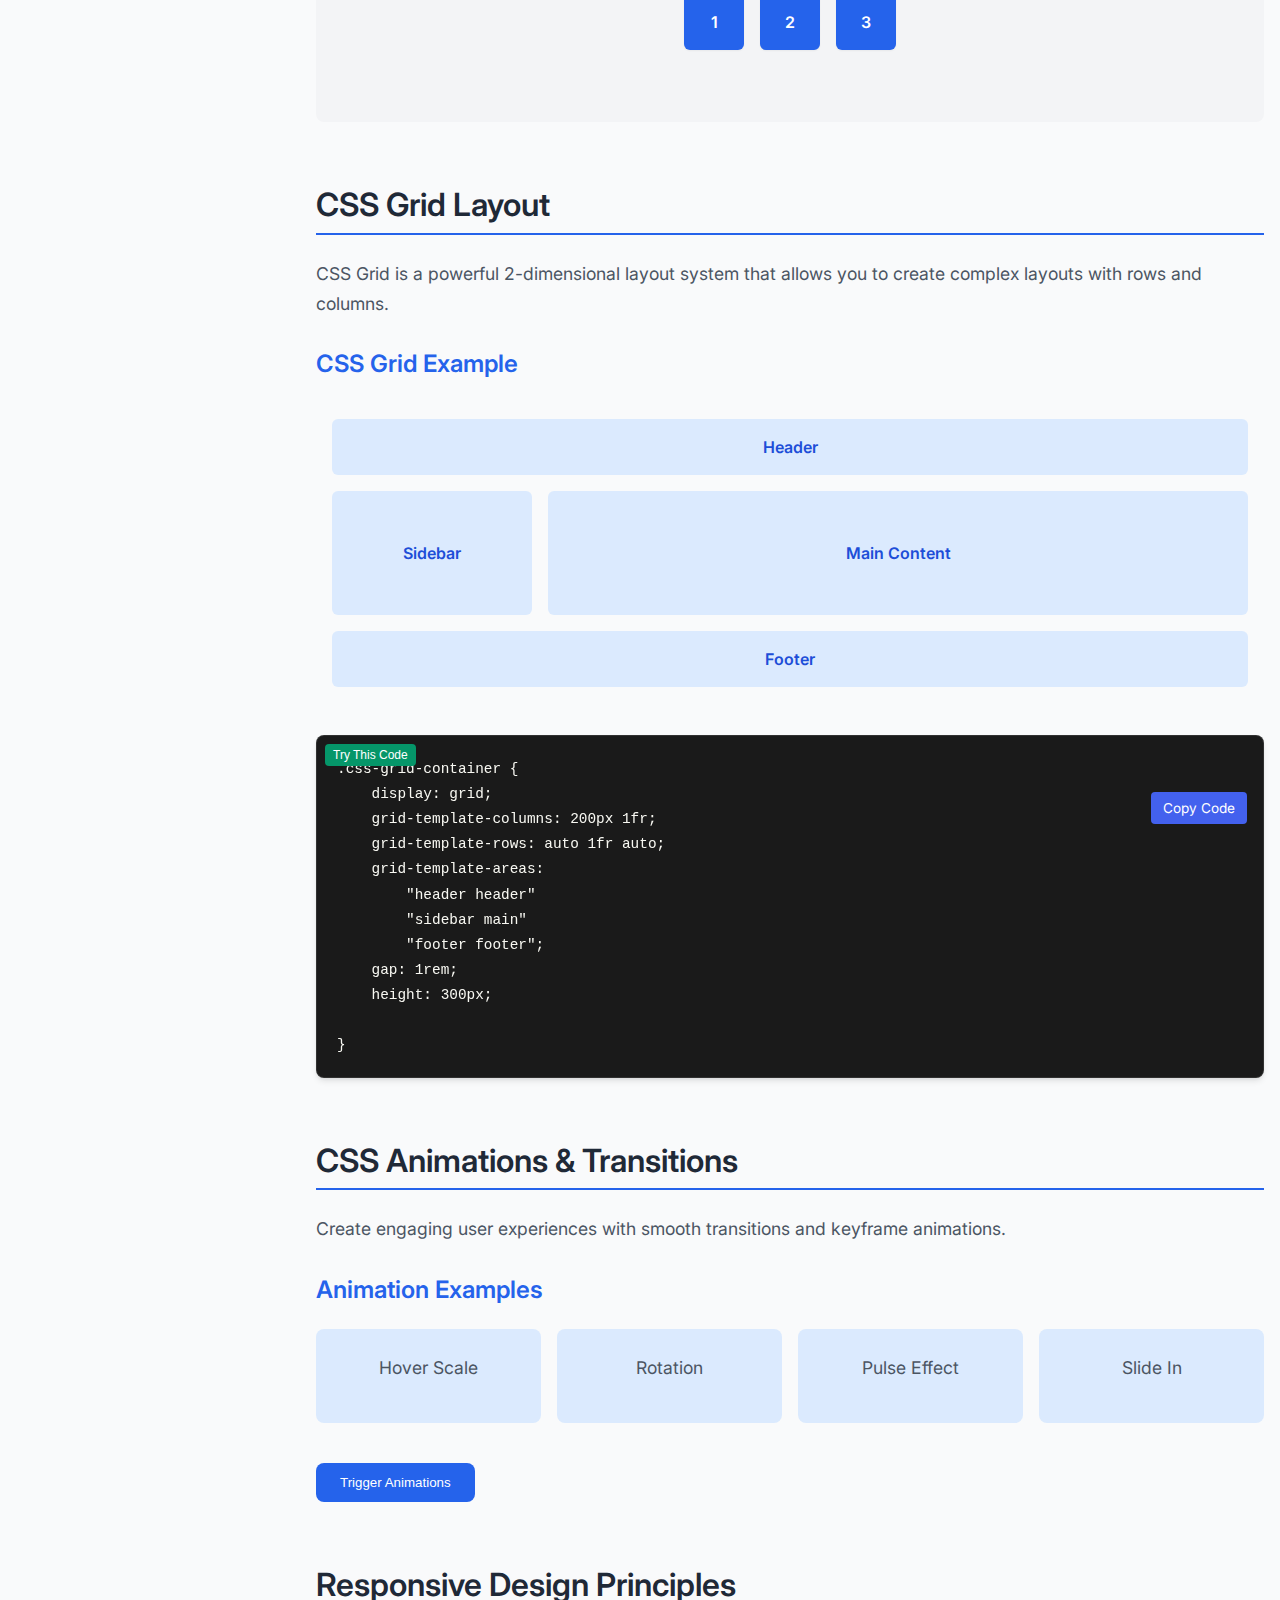
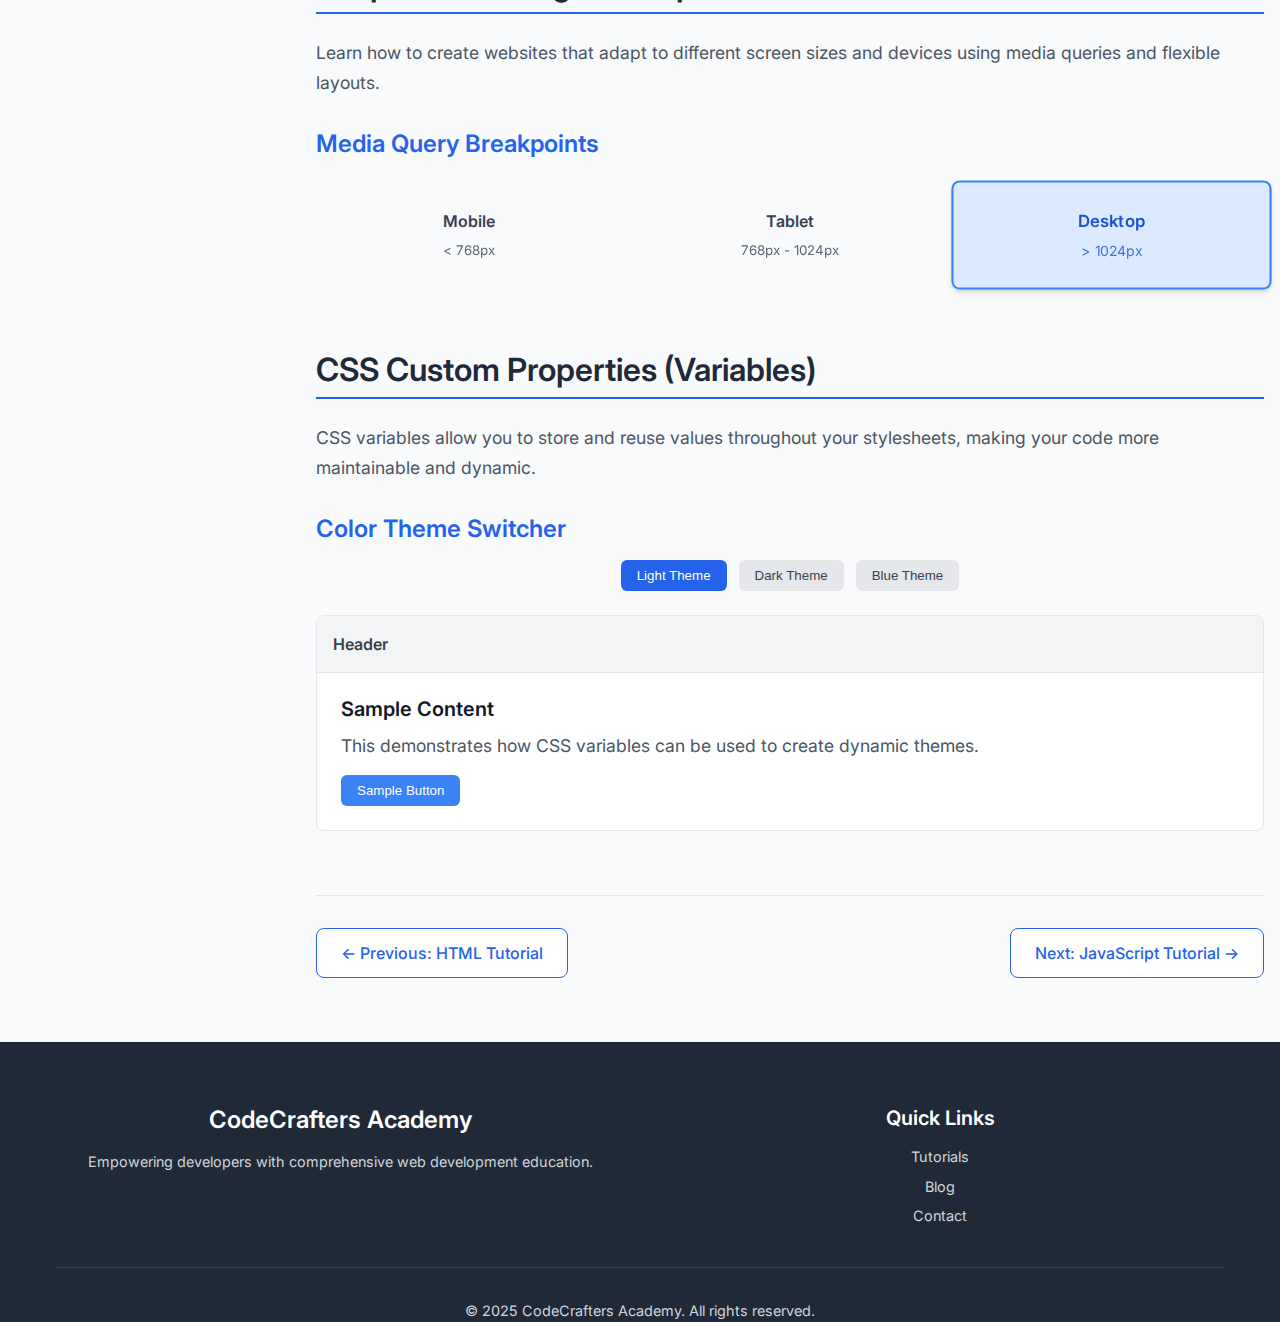
<file: css-tutorial.html>
<!DOCTYPE html>
<html lang="en">
<head>
    <meta charset="UTF-8">
    <meta name="viewport" content="width=device-width, initial-scale=1.0">
    <title>CSS Tutorial - CodeCrafters Academy</title>
    <meta name="description" content="Master modern CSS with Grid, Flexbox, animations, and responsive design techniques.">
    <link rel="stylesheet" href="main.css">
    <link rel="stylesheet" href="pages.css">
    <link rel="stylesheet" href="tutorial.css">
    <link rel="icon" type="image/x-icon" href="[data-uri]">
    <link rel="preconnect" href="https://fonts.googleapis.com">
    <link rel="preconnect" href="https://fonts.gstatic.com" crossorigin>
    <link href="https://fonts.googleapis.com/css2?family=Inter:wght@300;400;500;600;700&family=Fira+Code:wght@400;500&display=swap" rel="stylesheet">
</head>
<body>
    <header class="header">
        <nav class="nav">
            <div class="nav-container">
                <a href="index.html" class="nav-logo">
                    <svg width="32" height="32" viewBox="0 0 32 32" fill="none">
                        <rect width="32" height="32" rx="8" fill="#2563EB"/>
                        <path d="M8 12H16M16 12H24M8 16H16M16 16H24M8 20H16M16 20H24" stroke="white" stroke-width="2" stroke-linecap="round"/>
                    </svg>
                    CodeCrafters Academy
                </a>
                <button class="nav-toggle" aria-label="Toggle navigation">
                    <span></span>
                    <span></span>
                    <span></span>
                </button>
                <ul class="nav-menu">
                    <li><a href="index.html" class="nav-link">Home</a></li>
                    <li><a href="about.html" class="nav-link">About</a></li>
                    <li class="nav-dropdown">
                        <a href="tutorials.html" class="nav-link active">Tutorials</a>
                        <ul class="nav-dropdown-menu">
                            <li><a href="html-tutorial.html">HTML</a></li>
                            <li><a href="css-tutorial.html">CSS</a></li>
                            <li><a href="javascript-tutorial.html">JavaScript</a></li>
                            <li><a href="responsive-design.html">Responsive Design</a></li>
                            <li><a href="accessibility.html">Web Accessibility</a></li>
                            <li><a href="best-practices.html">Performance & SEO</a></li>
                        </ul>
                    </li>
                    <li><a href="blog.html" class="nav-link">Blog</a></li>
                    <li><a href="portfolio.html" class="nav-link">Portfolio</a></li>
                    <li><a href="contact.html" class="nav-link">Contact</a></li>
                </ul>
            </div>
        </nav>
    </header>

    <main class="tutorial-main">
        <aside class="tutorial-sidebar">
            <nav class="tutorial-nav">
                <h3>CSS Tutorial</h3>
                <ul class="tutorial-menu">
                    <li><a href="#css-basics" class="tutorial-link active">CSS Basics</a></li>
                    <li><a href="#flexbox" class="tutorial-link">Flexbox</a></li>
                    <li><a href="#grid" class="tutorial-link">CSS Grid</a></li>
                    <li><a href="#animations" class="tutorial-link">Animations</a></li>
                    <li><a href="#responsive" class="tutorial-link">Responsive Design</a></li>
                    <li><a href="#variables" class="tutorial-link">CSS Variables</a></li>
                </ul>
            </nav>
            
            <div class="tutorial-progress">
                <h4>Progress</h4>
                <div class="progress-bar">
                    <div class="progress-fill" style="width: 0%"></div>
                </div>
                <span class="progress-text">0% Complete</span>
            </div>
        </aside>

        <div class="tutorial-content">
            <div class="container">
                <header class="tutorial-header">
                    <div class="tutorial-breadcrumb">
                        <a href="tutorials.html">Tutorials</a> / <span>CSS & Modern Styling</span>
                    </div>
                    <h1>Modern CSS & Styling</h1>
                    <div class="tutorial-meta">
                        <span class="tutorial-level intermediate">Intermediate</span>
                        <span class="tutorial-duration">4 hours</span>
                        <span class="tutorial-updated">Updated: January 2025</span>
                    </div>
                </header>

                <section id="css-basics" class="tutorial-section">
                    <h2>CSS Fundamentals</h2>
                    <p>CSS (Cascading Style Sheets) controls the visual presentation of HTML elements. Modern CSS includes powerful features like Grid, Flexbox, custom properties, and animations.</p>
                    <div class="code-example">
            <div class="code-header">
                <h3><i class="fas fa-cube"></i> Box Model Visualization</h3>
            </div>
            
            <div class="code-content">
                <div class="box-model-demo">
                    <div class="demo-box">
                        <div class="content">Content</div>
                        <div class="padding"></div>
                        <div class="border"></div>
                        <div class="margin"></div>
                        
                        <div class="demo-label label-content">content</div>
                        <div class="demo-label label-padding">padding</div>
                        <div class="demo-label label-border">border</div>
                        <div class="demo-label label-margin">margin</div>
                    </div>
                </div>
                
                <div class="code-display">
                    <pre><code><span class="hl-prop">.demo-box</span> {
    <span class="hl-prop">width</span>: <span class="hl-value">200</span><span class="hl-unit">px</span>;
    <span class="hl-prop">height</span>: <span class="hl-value">100</span><span class="hl-unit">px</span>;
    <span class="hl-prop">padding</span>: <span class="hl-value">20</span><span class="hl-unit">px</span>;
    <span class="hl-prop">border</span>: <span class="hl-value">5</span><span class="hl-unit">px</span> <span class="hl-value">solid</span> <span class="hl-unit">#3b82f6</span>;
    <span class="hl-prop">margin</span>: <span class="hl-value">30</span><span class="hl-unit">px</span>;
    <span class="hl-prop">background-color</span>: <span class="hl-unit">#dbeafe</span>;
}</code></pre>
                    <button class="copy-btn" data-code=".demo-box {
    width: 249px;
    height: 137px;
    padding: 20px;
    border: 18px solid #3b82f6;
    margin: 30px;
    background-color: #dbeafe;
}">
                        <i class="far fa-copy"></i> Copy Code
                    </button>
                </div>
            </div>
            
            <div class="controls">
                <div class="control-group">
                    <label><i class="fas fa-arrows-alt-h"></i> Width</label>
                    <div class="slider-container">
                        <input type="range" id="width-slider" min="100" max="300" value="200">
                        <span id="width-value">200px</span>
                    </div>
                </div>
                
                <div class="control-group">
                    <label><i class="fas fa-arrows-alt-v"></i> Height</label>
                    <div class="slider-container">
                        <input type="range" id="height-slider" min="50" max="200" value="100">
                        <span id="height-value">100px</span>
                    </div>
                </div>
                
                <div class="control-group">
                    <label><i class="fas fa-expand"></i> Padding</label>
                    <div class="slider-container">
                        <input type="range" id="padding-slider" min="0" max="50" value="20">
                        <span id="padding-value">20px</span>
                    </div>
                </div>
                
                <div class="control-group">
                    <label><i class="fas fa-border-style"></i> Border</label>
                    <div class="slider-container">
                        <input type="range" id="border-slider" min="0" max="20" value="5">
                        <span id="border-value">5px</span>
                    </div>
                </div>
                
                <div class="control-group">
                    <label><i class="fas fa-arrows-alt"></i> Margin</label>
                    <div class="slider-container">
                        <input type="range" id="margin-slider" min="0" max="60" value="30">
                        <span id="margin-value">30px</span>
                    </div>
                </div>
            </div>
            
            <div class="legend">
                <div class="legend-item">
                    <div class="legend-color legend-content"></div>
                    <span>Content</span>
                </div>
                <div class="legend-item">
                    <div class="legend-color legend-padding"></div>
                    <span>Padding</span>
                </div>
                <div class="legend-item">
                    <div class="legend-color legend-border"></div>
                    <span>Border</span>
                </div>
                <div class="legend-item">
                    <div class="legend-color legend-margin"></div>
                    <span>Margin</span>
                </div>
            </div>
        </div>
    </div>
     <style>
        :root {
            --primary: #4361ee;
            --primary-light: #4895ef;
            --success: #4cc9f0;
            --danger: #f72585;
            --warning: #f8961e;
            --dark: #1a1a1a;
            --light: #f8f9fa;
            --gray: #6c757d;
            --radius: 0.5rem;
            --shadow: 0 4px 6px -1px rgba(0, 0, 0, 0.1), 0 2px 4px -1px rgba(0, 0, 0, 0.06);
            --transition: all 0.3s ease;
        }


        .code-example {
            margin: 2rem 0;
            background: var(--dark);
            border-radius: var(--radius);
            overflow: hidden;
            box-shadow: var(--shadow);
            border: 1px solid rgba(255, 255, 255, 0.1);
        }

        .code-header {
            display: flex;
            justify-content: space-between;
            align-items: center;
            padding: 1rem 1.5rem;
            background: rgba(0, 0, 0, 0.2);
            border-bottom: 1px solid rgba(255, 255, 255, 0.1);
        }

        .code-header h3 {
            font-size: 1.2rem;
            display: flex;
            align-items: center;
            gap: 0.5rem;
        }

        .code-header h3 i {
            color: var(--primary-light);
        }

        .code-content {
            padding: 1.5rem;
            display: grid;
            grid-template-columns: 1fr 1fr;
            gap: 1.5rem;
        }

        @media (max-width: 768px) {
            .code-content {
                grid-template-columns: 1fr;
            }
        }

        .box-model-demo {
            display: flex;
            justify-content: center;
            align-items: center;
            padding: 1rem;
            background: rgba(255, 255, 255, 0.05);
            border-radius: var(--radius);
        }

        .demo-box {
            position: relative;
            width: 200px;
            height: 100px;
            padding: 20px;
            border: 5px solid #3b82f6;
            margin: 30px;
            background-color: #dbeafe;
            transition: var(--transition);
        }

        .demo-box .content {
            width: 100%;
            height: 100%;
            display: flex;
            align-items: center;
            justify-content: center;
            background: var(--primary);
            color: white;
            font-weight: bold;
        }

        .demo-box .padding {
            position: absolute;
            top: -20px;
            left: -20px;
            right: -20px;
            bottom: -20px;
            background: rgba(76, 201, 240, 0.3);
            border: 1px dashed var(--success);
            pointer-events: none;
            transition: var(--transition);
        }

        .demo-box .border {
            position: absolute;
            top: -25px;
            left: -25px;
            right: -25px;
            bottom: -25px;
            background: rgba(247, 37, 133, 0.2);
            border: 1px dashed var(--danger);
            pointer-events: none;
            transition: var(--transition);
        }

        .demo-box .margin {
            position: absolute;
            top: -55px;
            left: -55px;
            right: -55px;
            bottom: -55px;
            background: rgba(248, 150, 30, 0.2);
            border: 1px dashed var(--warning);
            pointer-events: none;
            transition: var(--transition);
        }

        .demo-label {
            position: absolute;
            font-size: 0.7rem;
            font-weight: bold;
            padding: 2px 5px;
            border-radius: 3px;
            background: rgba(0, 0, 0, 0.7);
            color: white;
        }

        .label-content {
            bottom: calc(100% + 5px);
            left: 50%;
            transform: translateX(-50%);
            background: var(--primary);
        }

        .label-padding {
            top: -15px;
            left: -15px;
            background: var(--success);
        }

        .label-border {
            top: -30px;
            left: -30px;
            background: var(--danger);
        }

        .label-margin {
            top: -60px;
            left: -60px;
            background: var(--warning);
        }

        .code-display {
            background: #1e1e1e;
            border-radius: var(--radius);
            padding: 1rem;
            overflow: auto;
            position: relative;
        }

        pre {
            margin: 0;
            font-family: 'Fira Code', monospace;
            font-size: 0.9rem;
            line-height: 1.5;
        }

        code {
            color: #e5e5e5;
        }

        .hl-prop { color: #9cdcfe; }
        .hl-value { color: #ce9178; }
        .hl-unit { color: #b5cea8; }
        .hl-comment { color: #6a9955; }

        .copy-btn:hover {
            background: var(--primary-light);
        }

        .copy-btn.copied {
            background: var(--success);
        }

        .controls {
            display: grid;
            grid-template-columns: repeat(auto-fit, minmax(200px, 1fr));
            gap: 1rem;
            padding: 1.5rem;
            background: rgba(0, 0, 0, 0.2);
            border-top: 1px solid rgba(255, 255, 255, 0.1);
        }

        .control-group {
            display: flex;
            flex-direction: column;
            gap: 0.5rem;
        }

        .control-group label {
            font-size: 0.9rem;
            display: flex;
            align-items: center;
            gap: 0.5rem;
        }

        .control-group label i {
            color: var(--primary-light);
        }

        .slider-container {
            display: flex;
            align-items: center;
            gap: 0.5rem;
        }

        .slider-container span {
            min-width: 40px;
            text-align: center;
            font-size: 0.9rem;
        }

        input[type="range"] {
            flex: 1;
            height: 5px;
            background: rgba(255, 255, 255, 0.2);
            border-radius: 5px;
            outline: none;
        }

        input[type="range"]::-webkit-slider-thumb {
            -webkit-appearance: none;
            width: 16px;
            height: 16px;
            border-radius: 50%;
            background: var(--primary);
            cursor: pointer;
        }

        .legend {
            display: flex;
            flex-wrap: wrap;
            gap: 1rem;
            justify-content: center;
            padding: 1rem;
            background: rgba(0, 0, 0, 0.1);
            border-top: 1px solid rgba(255, 255, 255, 0.1);
        }

        .legend-item {
            display: flex;
            align-items: center;
            gap: 0.5rem;
            font-size: 0.9rem;
        }

        .legend-color {
            width: 15px;
            height: 15px;
            border-radius: 3px;
        }

        .legend-content { background: var(--primary); }
        .legend-padding { background: rgba(76, 201, 240, 0.5); }
        .legend-border { background: rgba(247, 37, 133, 0.5); }
        .legend-margin { background: rgba(248, 150, 30, 0.5); }

        footer {
            margin-top: 2rem;
            text-align: center;
            color: var(--gray);
            font-size: 0.9rem;
        }
    </style>
    <script>
        document.addEventListener('DOMContentLoaded', function() {
            const copyButtons = document.querySelectorAll('.copy-btn');
            const demoBox = document.querySelector('.demo-box');
            const codeElement = document.querySelector('.code-display code');
            
            // Copy button functionality
            copyButtons.forEach(button => {
                button.addEventListener('click', function() {
                    const code = this.getAttribute('data-code');
                    navigator.clipboard.writeText(code).then(() => {
                        const originalText = this.innerHTML;
                        this.innerHTML = '<i class="fas fa-check"></i> Copied!';
                        this.classList.add('copied');
                        
                        setTimeout(() => {
                            this.innerHTML = originalText;
                            this.classList.remove('copied');
                        }, 2000);
                    }).catch(err => {
                        console.error('Failed to copy: ', err);
                    });
                });
            });
            
            // Slider functionality
            const widthSlider = document.getElementById('width-slider');
            const heightSlider = document.getElementById('height-slider');
            const paddingSlider = document.getElementById('padding-slider');
            const borderSlider = document.getElementById('border-slider');
            const marginSlider = document.getElementById('margin-slider');
            
            const widthValue = document.getElementById('width-value');
            const heightValue = document.getElementById('height-value');
            const paddingValue = document.getElementById('padding-value');
            const borderValue = document.getElementById('border-value');
            const marginValue = document.getElementById('margin-value');
            
            function updateBoxModel() {
                const width = widthSlider.value;
                const height = heightSlider.value;
                const padding = paddingSlider.value;
                const border = borderSlider.value;
                const margin = marginSlider.value;
                
                // Update demo box
                demoBox.style.width = `${width}px`;
                demoBox.style.height = `${height}px`;
                demoBox.style.padding = `${padding}px`;
                demoBox.style.borderWidth = `${border}px`;
                demoBox.style.margin = `${margin}px`;
                
                // Update labels
                widthValue.textContent = `${width}px`;
                heightValue.textContent = `${height}px`;
                paddingValue.textContent = `${padding}px`;
                borderValue.textContent = `${border}px`;
                marginValue.textContent = `${margin}px`;
                
                // Update visualization layers
                demoBox.querySelector('.padding').style.top = `-${padding}px`;
                demoBox.querySelector('.padding').style.left = `-${padding}px`;
                demoBox.querySelector('.padding').style.right = `-${padding}px`;
                demoBox.querySelector('.padding').style.bottom = `-${padding}px`;
                
                demoBox.querySelector('.border').style.top = `-${parseInt(padding) + parseInt(border)}px`;
                demoBox.querySelector('.border').style.left = `-${parseInt(padding) + parseInt(border)}px`;
                demoBox.querySelector('.border').style.right = `-${parseInt(padding) + parseInt(border)}px`;
                demoBox.querySelector('.border').style.bottom = `-${parseInt(padding) + parseInt(border)}px`;
                
                demoBox.querySelector('.margin').style.top = `-${parseInt(padding) + parseInt(border) + parseInt(margin)}px`;
                demoBox.querySelector('.margin').style.left = `-${parseInt(padding) + parseInt(border) + parseInt(margin)}px`;
                demoBox.querySelector('.margin').style.right = `-${parseInt(padding) + parseInt(border) + parseInt(margin)}px`;
                demoBox.querySelector('.margin').style.bottom = `-${parseInt(padding) + parseInt(border) + parseInt(margin)}px`;
                
                // Update label positions
                demoBox.querySelector('.label-padding').style.top = `-${padding/2}px`;
                demoBox.querySelector('.label-padding').style.left = `-${padding/2}px`;
                
                demoBox.querySelector('.label-border').style.top = `-${parseInt(padding) + parseInt(border)/2}px`;
                demoBox.querySelector('.label-border').style.left = `-${parseInt(padding) + parseInt(border)/2}px`;
                
                demoBox.querySelector('.label-margin').style.top = `-${parseInt(padding) + parseInt(border) + parseInt(margin)/2}px`;
                demoBox.querySelector('.label-margin').style.left = `-${parseInt(padding) + parseInt(border) + parseInt(margin)/2}px`;
                
                // Update code display
                codeElement.innerHTML = `<span class="hl-prop">.demo-box</span> {
    <span class="hl-prop">width</span>: <span class="hl-value">${width}</span><span class="hl-unit">px</span>;
    <span class="hl-prop">height</span>: <span class="hl-value">${height}</span><span class="hl-unit">px</span>;
    <span class="hl-prop">padding</span>: <span class="hl-value">${padding}</span><span class="hl-unit">px</span>;
    <span class="hl-prop">border</span>: <span class="hl-value">${border}</span><span class="hl-unit">px</span> <span class="hl-value">solid</span> <span class="hl-unit">#3b82f6</span>;
    <span class="hl-prop">margin</span>: <span class="hl-value">${margin}</span><span class="hl-unit">px</span>;
    <span class="hl-prop">background-color</span>: <span class="hl-unit">#dbeafe</span>;
}`;
                
                // Update copy button data
                document.querySelector('.copy-btn').setAttribute('data-code', `.demo-box {
    width: ${width}px;
    height: ${height}px;
    padding: ${padding}px;
    border: ${border}px solid #3b82f6;
    margin: ${margin}px;
    background-color: #dbeafe;
}`);
            }
            
            // Add event listeners to sliders
            widthSlider.addEventListener('input', updateBoxModel);
            heightSlider.addEventListener('input', updateBoxModel);
            paddingSlider.addEventListener('input', updateBoxModel);
            borderSlider.addEventListener('input', updateBoxModel);
            marginSlider.addEventListener('input', updateBoxModel);
        });
    </script>
                </section>

                <section id="flexbox" class="tutorial-section">
                    <h2>Flexbox Layout</h2>
                    <p>Flexbox provides an efficient way to arrange and distribute space among items in a container, even when their size is unknown or dynamic.</p>
                    
                    <div class="flexbox-demo">
                        <h3>Interactive Flexbox Demo</h3>
                        <div class="demo-controls">
                            <div class="control-group">
                                <label for="justify-content">justify-content:</label>
                                <select id="justify-content">
                                    <option value="flex-start">flex-start</option>
                                    <option value="center" selected>center</option>
                                    <option value="flex-end">flex-end</option>
                                    <option value="space-between">space-between</option>
                                    <option value="space-around">space-around</option>
                                    <option value="space-evenly">space-evenly</option>
                                </select>
                            </div>
                            <div class="control-group">
                                <label for="align-items">align-items:</label>
                                <select id="align-items">
                                    <option value="flex-start">flex-start</option>
                                    <option value="center" selected>center</option>
                                    <option value="flex-end">flex-end</option>
                                    <option value="stretch">stretch</option>
                                    <option value="baseline">baseline</option>
                                </select>
                            </div>
                            <div class="control-group">
                                <label for="flex-direction">flex-direction:</label>
                                <select id="flex-direction">
                                    <option value="row" selected>row</option>
                                    <option value="column">column</option>
                                    <option value="row-reverse">row-reverse</option>
                                    <option value="column-reverse">column-reverse</option>
                                </select>
                            </div>
                        </div>
                        
                        <div class="flexbox-container" id="flexboxDemo">
                            <div class="flex-item">1</div>
                            <div class="flex-item">2</div>
                            <div class="flex-item">3</div>
                        </div>
                    </div>
                </section>

                <section id="grid" class="tutorial-section">
                    <h2>CSS Grid Layout</h2>
                    <p>CSS Grid is a powerful 2-dimensional layout system that allows you to create complex layouts with rows and columns.</p>
                    
                    <div class="grid-demo">
                        <h3>CSS Grid Example</h3>
                        <div class="css-grid-container">
                            <div class="grid-item header">Header</div>
                            <div class="grid-item sidebar">Sidebar</div>
                            <div class="grid-item main">Main Content</div>
                            <div class="grid-item footer">Footer</div>
                        </div>
                        
                        <div class="code-example">
                            <pre><code>.css-grid-container {
    display: grid;
    grid-template-columns: 200px 1fr;
    grid-template-rows: auto 1fr auto;
    grid-template-areas: 
        "header header"
        "sidebar main"
        "footer footer";
    gap: 1rem;
    height: 300px;
    
}</code></pre>

                            <button class="copy-btn" data-code=".css-grid-container {
    display: grid;
    grid-template-columns: 200px 1fr;
    grid-template-rows: auto 1fr auto;
    grid-template-areas: 
        &quot;header header&quot;
        &quot;sidebar main&quot;
        &quot;footer footer&quot;
    gap: 1rem;
    height: 300px;
    
}">Copy Code</button>
                    </div>
                    </div>
                </section>

                <section id="animations" class="tutorial-section">
                    <h2>CSS Animations & Transitions</h2>
                    <p>Create engaging user experiences with smooth transitions and keyframe animations.</p>
                    
                    <div class="animation-demo">
                        <h3>Animation Examples</h3>
                        <div class="animation-examples">
                            <div class="animation-card hover-scale">
                                <p>Hover Scale</p>
                            </div>
                            <div class="animation-card rotate-animation">
                                <p>Rotation</p>
                            </div>
                            <div class="animation-card pulse-animation">
                                <p>Pulse Effect</p>
                            </div>
                            <div class="animation-card slide-animation">
                                <p>Slide In</p>
                            </div>
                        </div>
                        
                        <button class="demo-trigger" onclick="triggerAnimations()">Trigger Animations</button>
                    </div>
                </section>

                <section id="responsive" class="tutorial-section">
                    <h2>Responsive Design Principles</h2>
                    <p>Learn how to create websites that adapt to different screen sizes and devices using media queries and flexible layouts.</p>
                    
                    <div class="responsive-demo">
                        <h3>Media Query Breakpoints</h3>
                        <div class="breakpoint-visualization">
                            <div class="breakpoint mobile">Mobile<br><small>&lt; 768px</small></div>
                            <div class="breakpoint tablet">Tablet<br><small>768px - 1024px</small></div>
                            <div class="breakpoint desktop">Desktop<br><small>&gt; 1024px</small></div>
                        </div>
                    </div>
                </section>

                <section id="variables" class="tutorial-section">
                    <h2>CSS Custom Properties (Variables)</h2>
                    <p>CSS variables allow you to store and reuse values throughout your stylesheets, making your code more maintainable and dynamic.</p>
                    
                    <div class="variables-demo">
                        <h3>Color Theme Switcher</h3>
                        <div class="theme-controls">
                            <button class="theme-btn" onclick="setTheme('light')">Light Theme</button>
                            <button class="theme-btn" onclick="setTheme('dark')">Dark Theme</button>
                            <button class="theme-btn" onclick="setTheme('blue')">Blue Theme</button>
                        </div>
                        
                        <div class="theme-preview" id="themePreview">
                            <div class="preview-header">Header</div>
                            <div class="preview-content">
                                <h4>Sample Content</h4>
                                <p>This demonstrates how CSS variables can be used to create dynamic themes.</p>
                                <button class="preview-button">Sample Button</button>
                            </div>
                        </div>
                    </div>
                </section>

                <nav class="tutorial-navigation">
                    <a href="html-tutorial.html" class="nav-btn nav-prev">
                        <span>← Previous: HTML Tutorial</span>
                    </a>
                    <a href="javascript-tutorial.html" class="nav-btn nav-next">
                        <span>Next: JavaScript Tutorial →</span>
                    </a>
                </nav>
            </div>
        </div>
    </main>

    <footer class="footer">
        <div class="container">
            <div class="footer-content">
                <div class="footer-section">
                    <h3>CodeCrafters Academy</h3>
                    <p>Empowering developers with comprehensive web development education.</p>
                </div>
                <div class="footer-section">
                    <h4>Quick Links</h4>
                    <ul>
                        <li><a href="tutorials.html">Tutorials</a></li>
                        <li><a href="blog.html">Blog</a></li>
                        <li><a href="contact.html">Contact</a></li>
                    </ul>
                </div>
            </div>
            <div class="footer-bottom">
                <p>&copy; 2025 CodeCrafters Academy. All rights reserved.</p>
            </div>
        </div>
    </footer>

    <script src="main.js"></script>
    <script src="tutorial-navigation.js"></script>
    <script src="css-demos.js"></script>
</body>
</html>
</file>
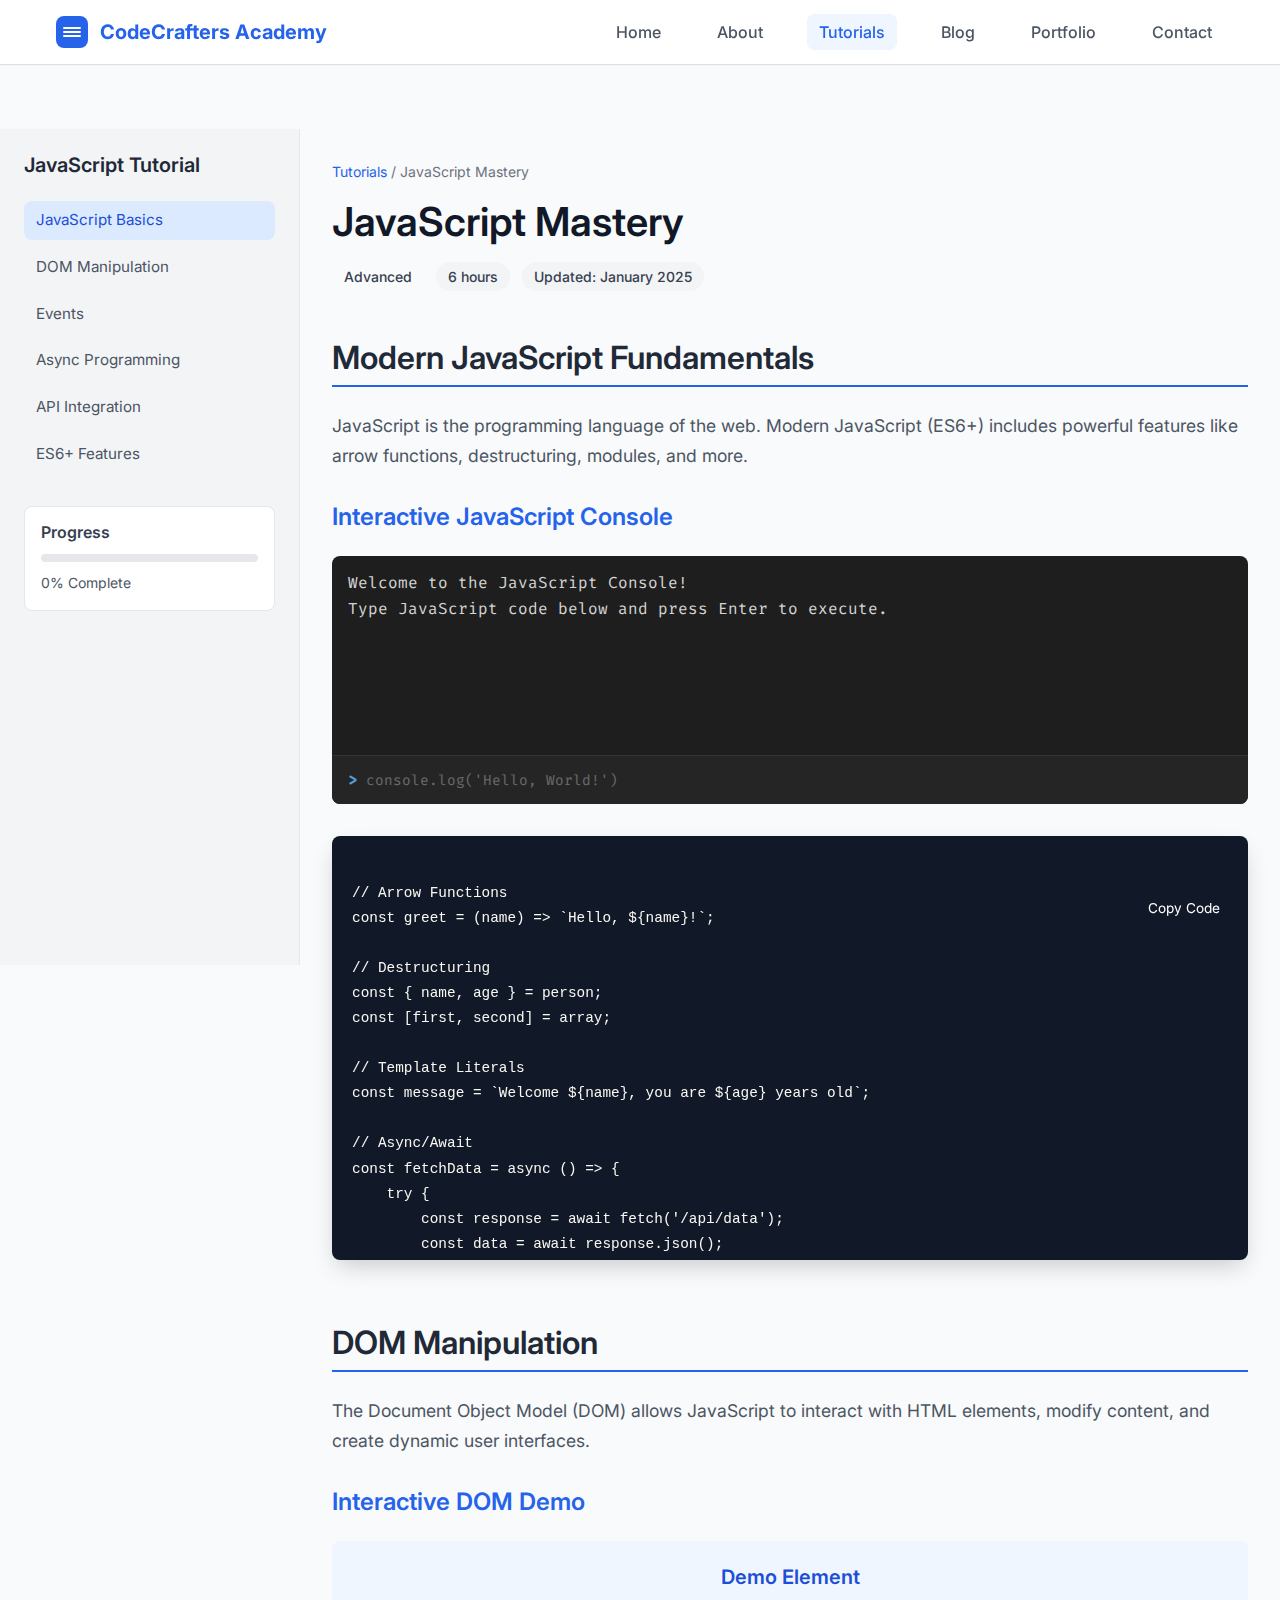
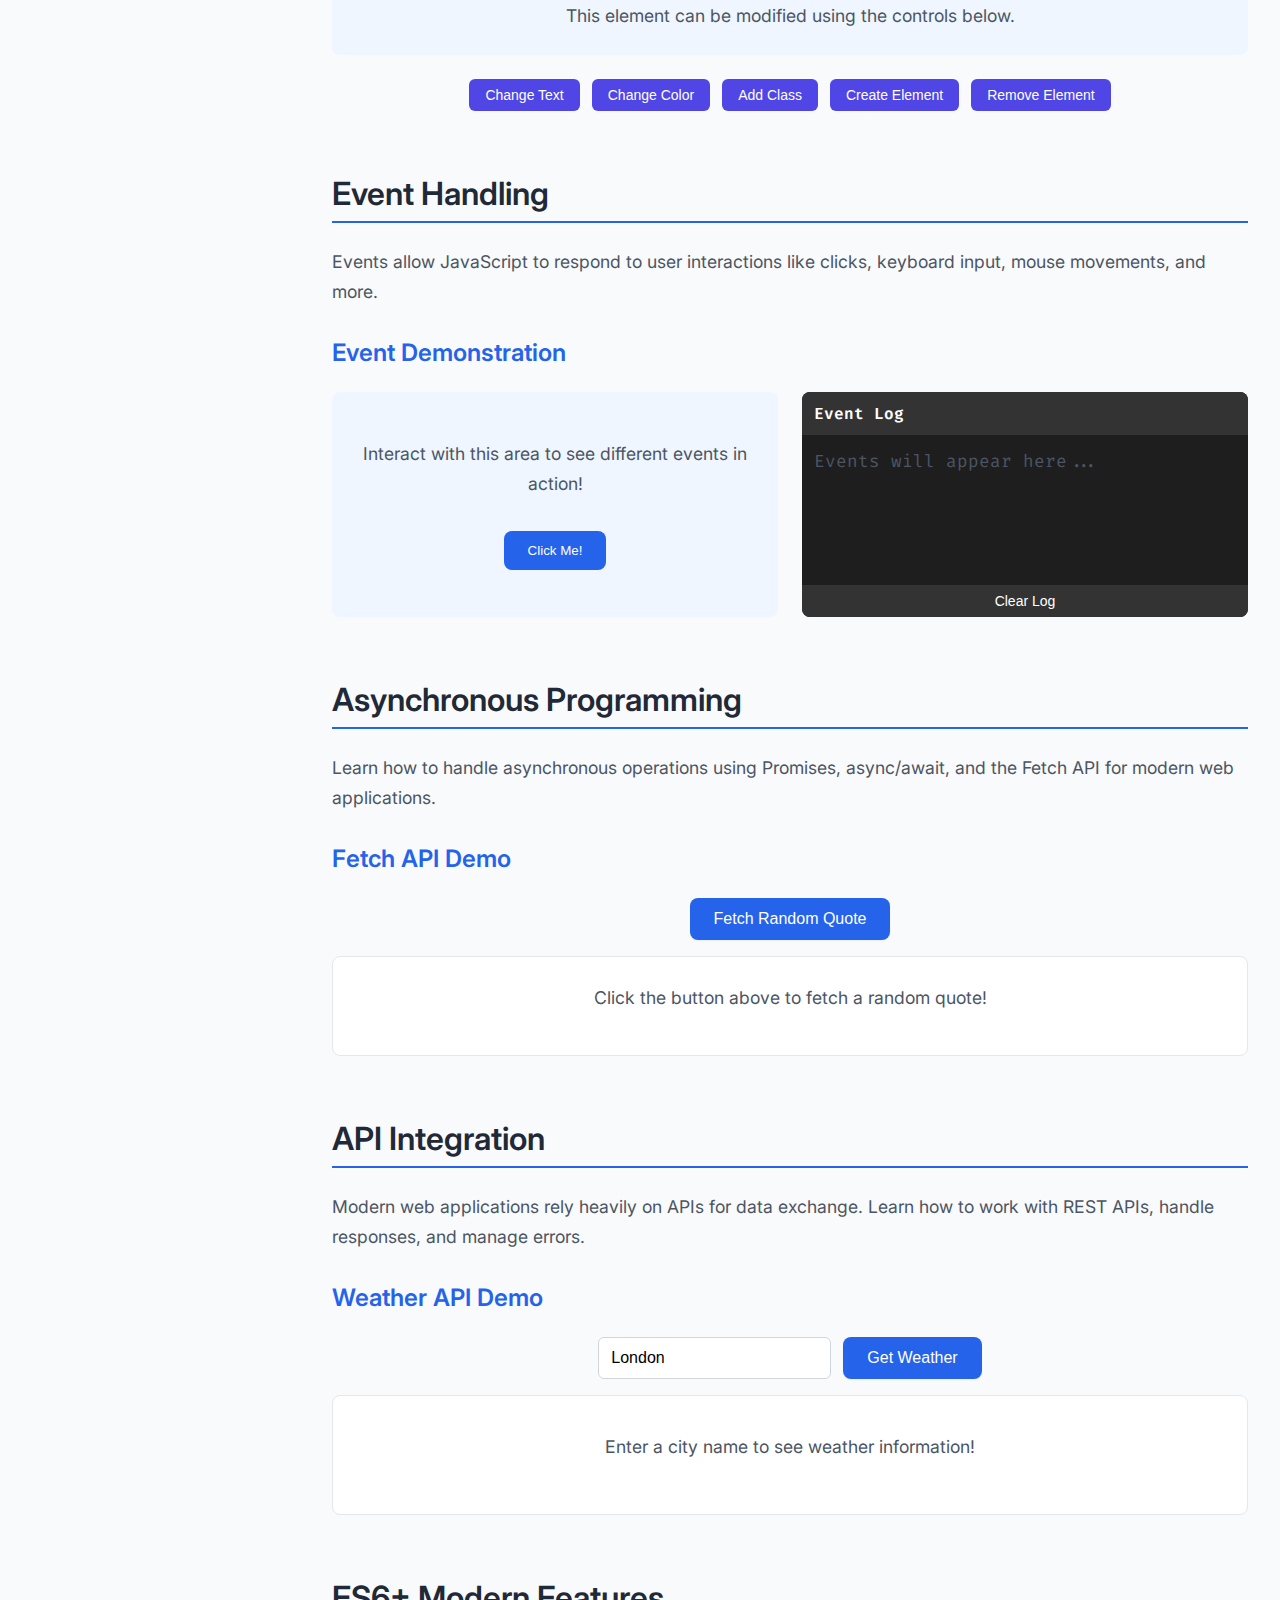
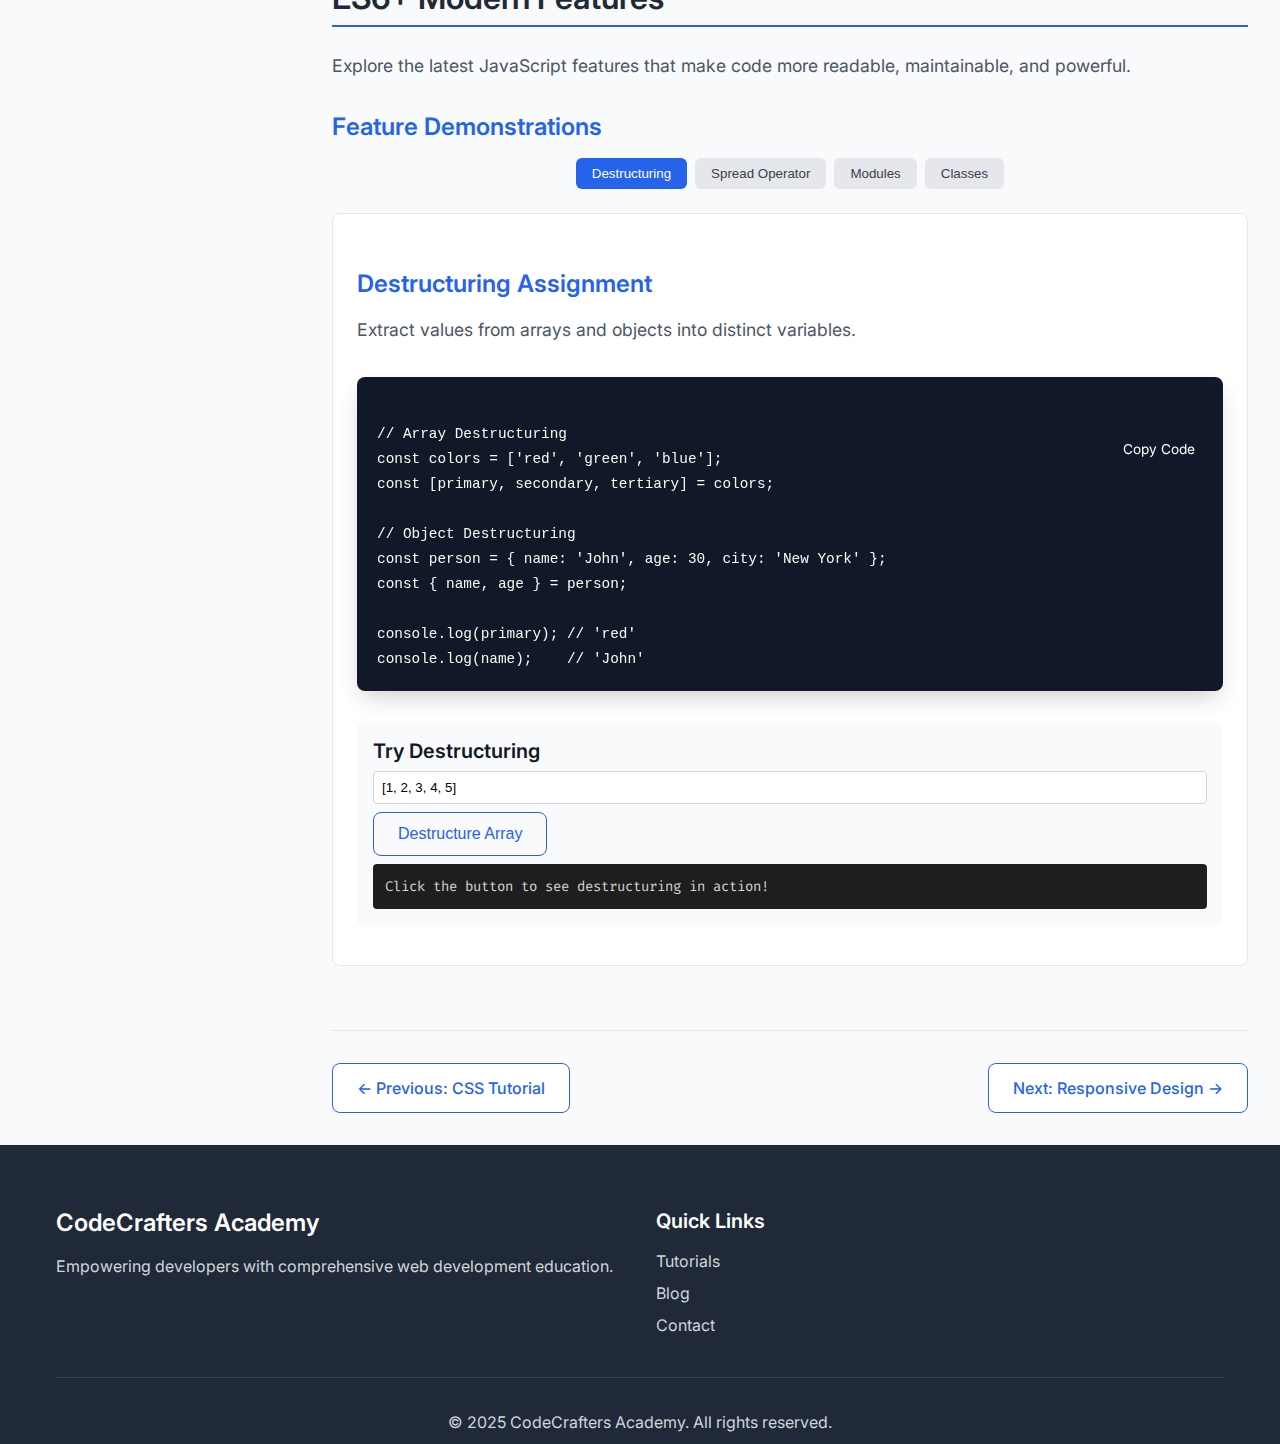
<file: javascript-tutorial.html>
<!DOCTYPE html>
<html lang="en">
<head>
    <meta charset="UTF-8">
    <meta name="viewport" content="width=device-width, initial-scale=1.0">
    <title>JavaScript Tutorial - CodeCrafters Academy</title>
    <meta name="description" content="Master modern JavaScript with ES6+, DOM manipulation, async programming, and API integration.">
    <link rel="stylesheet" href="main.css">
    <link rel="stylesheet" href="pages.css">
    <link rel="stylesheet" href="tutorial.css">
    <link rel="icon" type="image/x-icon" href="[data-uri]">
    <link rel="preconnect" href="https://fonts.googleapis.com">
    <link rel="preconnect" href="https://fonts.gstatic.com" crossorigin>
    <link href="https://fonts.googleapis.com/css2?family=Inter:wght@300;400;500;600;700&family=Fira+Code:wght@400;500&display=swap" rel="stylesheet">
</head>
<body>
    <header class="header">
        <nav class="nav">
            <div class="nav-container">
                <a href="index.html" class="nav-logo">
                    <svg width="32" height="32" viewBox="0 0 32 32" fill="none">
                        <rect width="32" height="32" rx="8" fill="#2563EB"/>
                        <path d="M8  12H16M16 12H24M8 16H16M16 16H24M8 20H16M16 20H24" stroke="white" stroke-width="2" stroke-linecap="round"/>
                    </svg>
                    CodeCrafters Academy
                </a>
                <button class="nav-toggle" aria-label="Toggle navigation">
                    <span></span>
                    <span></span>
                    <span></span>
                </button>
                <ul class="nav-menu">
                    <li><a href="index.html" class="nav-link">Home</a></li>
                    <li><a href="about.html" class="nav-link">About</a></li>
                    <li class="nav-dropdown">
                        <a href="tutorials.html" class="nav-link active">Tutorials</a>
                        <ul class="nav-dropdown-menu">
                            <li><a href="html-tutorial.html">HTML</a></li>
                            <li><a href="css-tutorial.html">CSS</a></li>
                            <li><a href="javascript-tutorial.html">JavaScript</a></li>
                            <li><a href="responsive-design.html">Responsive Design</a></li>
                            <li><a href="accessibility.html">Web Accessibility</a></li>
                            <li><a href="best-practices.html">Performance & SEO</a></li>
                        </ul>
                    </li>
                    <li><a href="blog.html" class="nav-link">Blog</a></li>
                    <li><a href="portfolio.html" class="nav-link">Portfolio</a></li>
                    <li><a href="contact.html" class="nav-link">Contact</a></li>
                </ul>
            </div>
        </nav>
    </header>

    <main class="tutorial-main">
        <aside class="tutorial-sidebar">
            <nav class="tutorial-nav">
                <h3>JavaScript Tutorial</h3>
                <ul class="tutorial-menu">
                    <li><a href="#js-basics" class="tutorial-link active">JavaScript Basics</a></li>
                    <li><a href="#dom-manipulation" class="tutorial-link">DOM Manipulation</a></li>
                    <li><a href="#events" class="tutorial-link">Events</a></li>
                    <li><a href="#async" class="tutorial-link">Async Programming</a></li>
                    <li><a href="#apis" class="tutorial-link">API Integration</a></li>
                    <li><a href="#es6-features" class="tutorial-link">ES6+ Features</a></li>
                </ul>
            </nav>
            
            <div class="tutorial-progress">
                <h4>Progress</h4>
                <div class="progress-bar">
                    <div class="progress-fill" style="width: 0%"></div>
                </div>
                <span class="progress-text">0% Complete</span>
            </div>
        </aside>

        <div class="tutorial-content">
            <div class="container">
                <header class="tutorial-header">
                    <div class="tutorial-breadcrumb">
                        <a href="tutorials.html">Tutorials</a> / <span>JavaScript Mastery</span>
                    </div>
                    <h1>JavaScript Mastery</h1>
                    <div class="tutorial-meta">
                        <span class="tutorial-level advanced">Advanced</span>
                        <span class="tutorial-duration">6 hours</span>
                        <span class="tutorial-updated">Updated: January 2025</span>
                    </div>
                </header>

                <section id="js-basics" class="tutorial-section">
                    <h2>Modern JavaScript Fundamentals</h2>
                    <p>JavaScript is the programming language of the web. Modern JavaScript (ES6+) includes powerful features like arrow functions, destructuring, modules, and more.</p>
                    
                    <div class="js-demo">
                        <h3>Interactive JavaScript Console</h3>
                        <div class="js-console">
                            <div class="console-output" id="consoleOutput">
                                <div class="console-line">Welcome to the JavaScript Console!</div>
                                <div class="console-line">Type JavaScript code below and press Enter to execute.</div>
                            </div>
                            <div class="console-input-container">
                                <span class="console-prompt">&gt;</span>
                                <input type="text" class="console-input" id="consoleInput" placeholder="console.log('Hello, World!')">
                            </div>
                        </div>
                        
                        <div class="code-example">
                            <h4>ES6+ Features Example</h4>
                            <pre><code>// Arrow Functions
const greet = (name) => `Hello, ${name}!`;

// Destructuring
const { name, age } = person;
const [first, second] = array;

// Template Literals
const message = `Welcome ${name}, you are ${age} years old`;

// Async/Await
const fetchData = async () => {
    try {
        const response = await fetch('/api/data');
        const data = await response.json();
        return data;
    } catch (error) {
        console.error('Error:', error);
    }
};</code></pre>
                            <button class="copy-btn" data-code="// Arrow Functions
const greet = (name) => `Hello, ${name}!`;

// Destructuring
const { name, age } = person;
const [first, second] = array;

// Template Literals
const message = `Welcome ${name}, you are ${age} years old`;

// Async/Await
const fetchData = async () => {
    try {
        const response = await fetch('/api/data');
        const data = await response.json();
        return data;
    } catch (error) {
        console.error('Error:', error);
    }
};">Copy Code</button>
                        </div>
                    </div>
                </section>

                <section id="dom-manipulation" class="tutorial-section">
                    <h2>DOM Manipulation</h2>
                    <p>The Document Object Model (DOM) allows JavaScript to interact with HTML elements, modify content, and create dynamic user interfaces.</p>
                    
                    <div class="dom-demo">
                        <h3>Interactive DOM Demo</h3>
                        <div class="dom-playground">
                            <div class="demo-element" id="demoElement">
                                <h4>Demo Element</h4>
                                <p>This element can be modified using the controls below.</p>
                            </div>
                            
                            <div class="dom-controls">
                                <button onclick="changeText()">Change Text</button>
                                <button onclick="changeColor()">Change Color</button>
                                <button onclick="addClass()">Add Class</button>
                                <button onclick="createElement()">Create Element</button>
                                <button onclick="removeElement()">Remove Element</button>
                            </div>
                        </div>
                    </div>
                </section>

                <section id="events" class="tutorial-section">
                    <h2>Event Handling</h2>
                    <p>Events allow JavaScript to respond to user interactions like clicks, keyboard input, mouse movements, and more.</p>
                    
                    <div class="events-demo">
                        <h3>Event Demonstration</h3>
                        <div class="event-playground">
                            <div class="event-area" id="eventArea">
                                <p>Interact with this area to see different events in action!</p>
                                <button class="event-btn" id="eventButton">Click Me!</button>
                            </div>
                            <div class="event-log" id="eventLog">
                                <h4>Event Log</h4>
                                <div class="log-content" id="logContent">
                                    <p>Events will appear here...</p>
                                </div>
                                <button onclick="clearEventLog()" class="clear-log-btn">Clear Log</button>
                            </div>
                        </div>
                    </div>
                </section>

                <section id="async" class="tutorial-section">
                    <h2>Asynchronous Programming</h2>
                    <p>Learn how to handle asynchronous operations using Promises, async/await, and the Fetch API for modern web applications.</p>
                    
                    <div class="async-demo">
                        <h3>Fetch API Demo</h3>
                        <div class="api-demo">
                            <button onclick="fetchRandomQuote()" class="btn btn-primary">Fetch Random Quote</button>
                            <div class="api-result" id="quoteResult">
                                <p>Click the button above to fetch a random quote!</p>
                            </div>
                            <div class="loading-indicator" id="loadingIndicator" style="display: none;">
                                <div class="spinner"></div>
                                <p>Loading...</p>
                            </div>
                        </div>
                    </div>
                </section>

                <section id="apis" class="tutorial-section">
                    <h2>API Integration</h2>
                    <p>Modern web applications rely heavily on APIs for data exchange. Learn how to work with REST APIs, handle responses, and manage errors.</p>
                    
                    <div class="api-demo-section">
                        <h3>Weather API Demo</h3>
                        <div class="weather-demo">
                            <div class="weather-controls">
                                <input type="text" id="cityInput" placeholder="Enter city name" value="London">
                                <button onclick="getWeather()" class="btn btn-primary">Get Weather</button>
                            </div>
                            <div class="weather-result" id="weatherResult">
                                <p>Enter a city name to see weather information!</p>
                            </div>
                        </div>
                    </div>
                </section>

                <section id="es6-features" class="tutorial-section">
                    <h2>ES6+ Modern Features</h2>
                    <p>Explore the latest JavaScript features that make code more readable, maintainable, and powerful.</p>
                    
                    <div class="es6-demo">
                        <h3>Feature Demonstrations</h3>
                        <div class="feature-tabs">
                            <button class="feature-tab active" onclick="showFeature('destructuring')">Destructuring</button>
                            <button class="feature-tab" onclick="showFeature('spread')">Spread Operator</button>
                            <button class="feature-tab" onclick="showFeature('modules')">Modules</button>
                            <button class="feature-tab" onclick="showFeature('classes')">Classes</button>
                        </div>
                        
                        <div class="feature-content" id="featureContent">
                            <!-- Dynamic content will be loaded here -->
                        </div>
                    </div>
                </section>

                <nav class="tutorial-navigation">
                    <a href="css-tutorial.html" class="nav-btn nav-prev">
                        <span>← Previous: CSS Tutorial</span>
                    </a>
                    <a href="responsive-design.html" class="nav-btn nav-next">
                        <span>Next: Responsive Design →</span>
                    </a>
                </nav>
            </div>
        </div>
    </main>

    <footer class="footer">
        <div class="container">
            <div class="footer-content">
                <div class="footer-section">
                    <h3>CodeCrafters Academy</h3>
                    <p>Empowering developers with comprehensive web development education.</p>
                </div>
                <div class="footer-section">
                    <h4>Quick Links</h4>
                    <ul>
                        <li><a href="tutorials.html">Tutorials</a></li>
                        <li><a href="blog.html">Blog</a></li>
                        <li><a href="contact.html">Contact</a></li>
                    </ul>
                </div>
            </div>
            <div class="footer-bottom">
                <p>&copy; 2025 CodeCrafters Academy. All rights reserved.</p>
            </div>
        </div>
    </footer>

    <script src="main.js"></script>
    <script src="tutorial-navigation.js"></script>
    <script src="javascript-demos.js"></script>
</body>
</html>
</file>
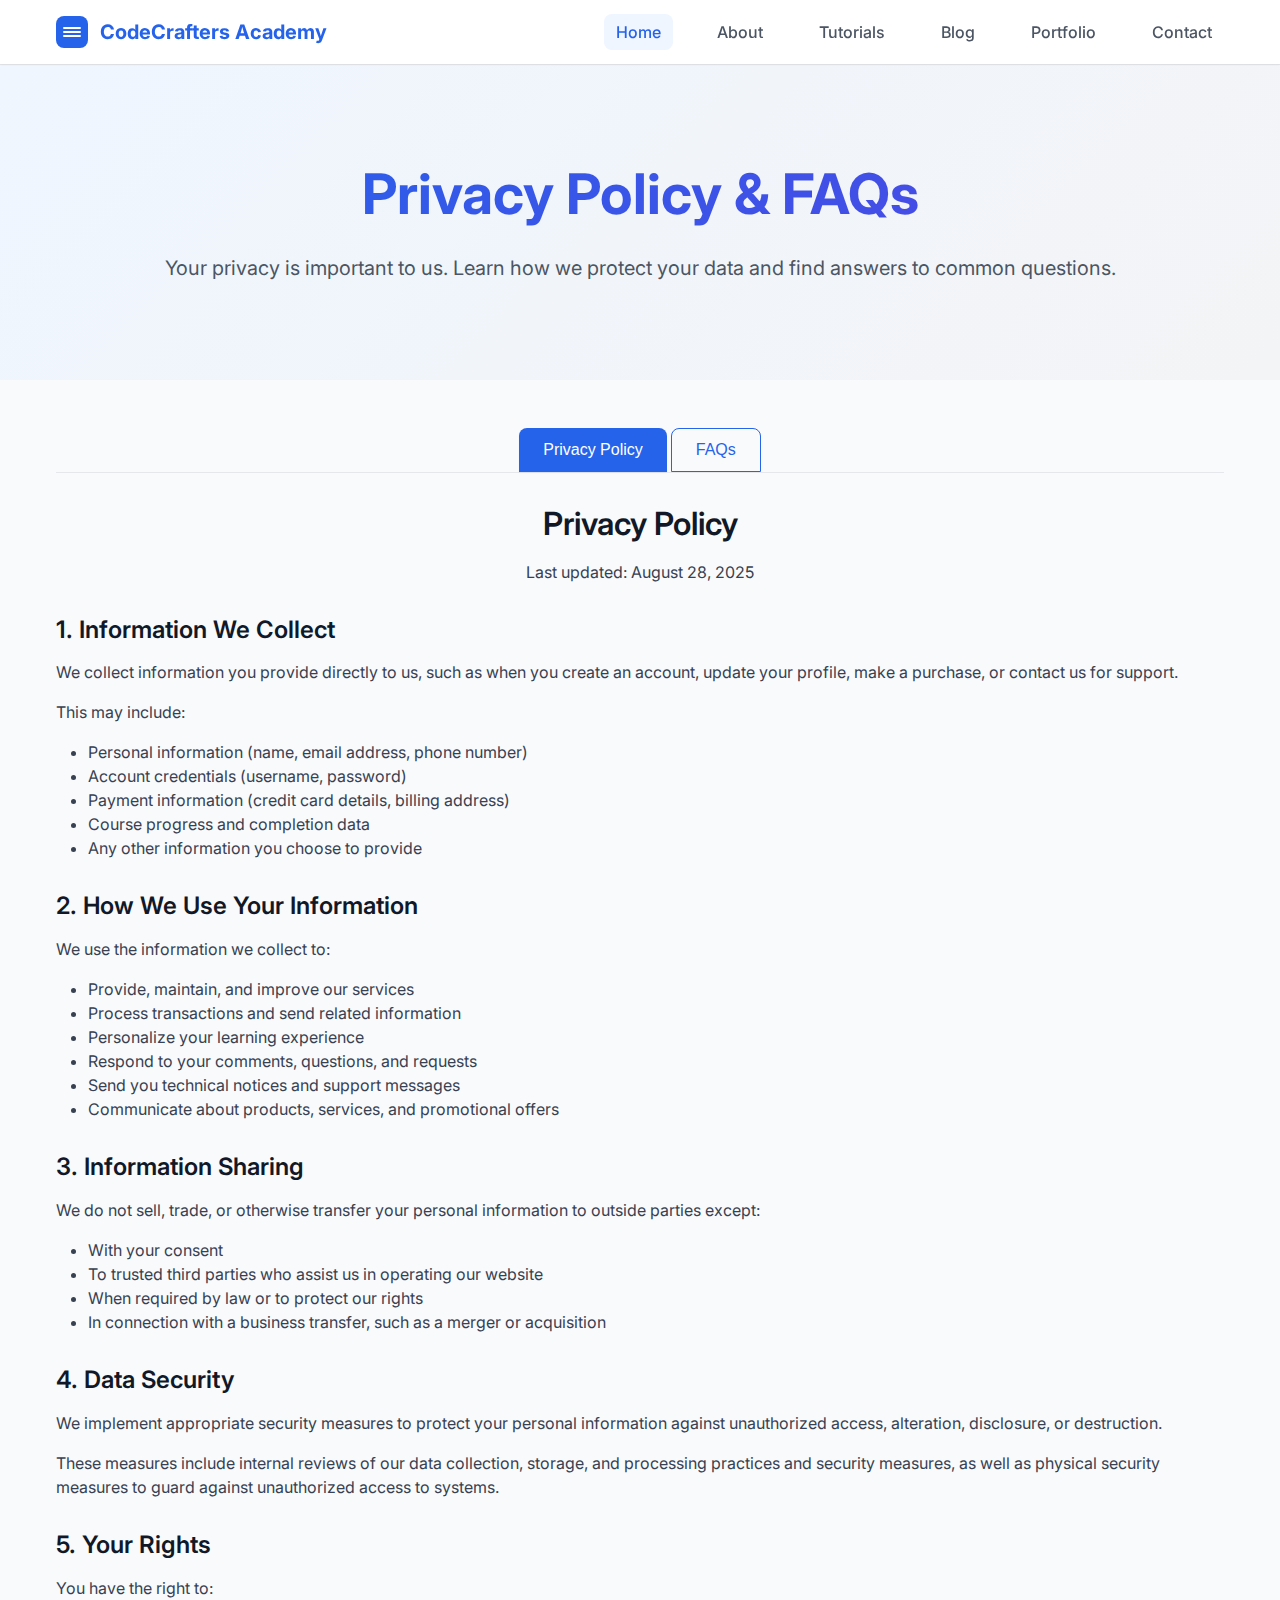
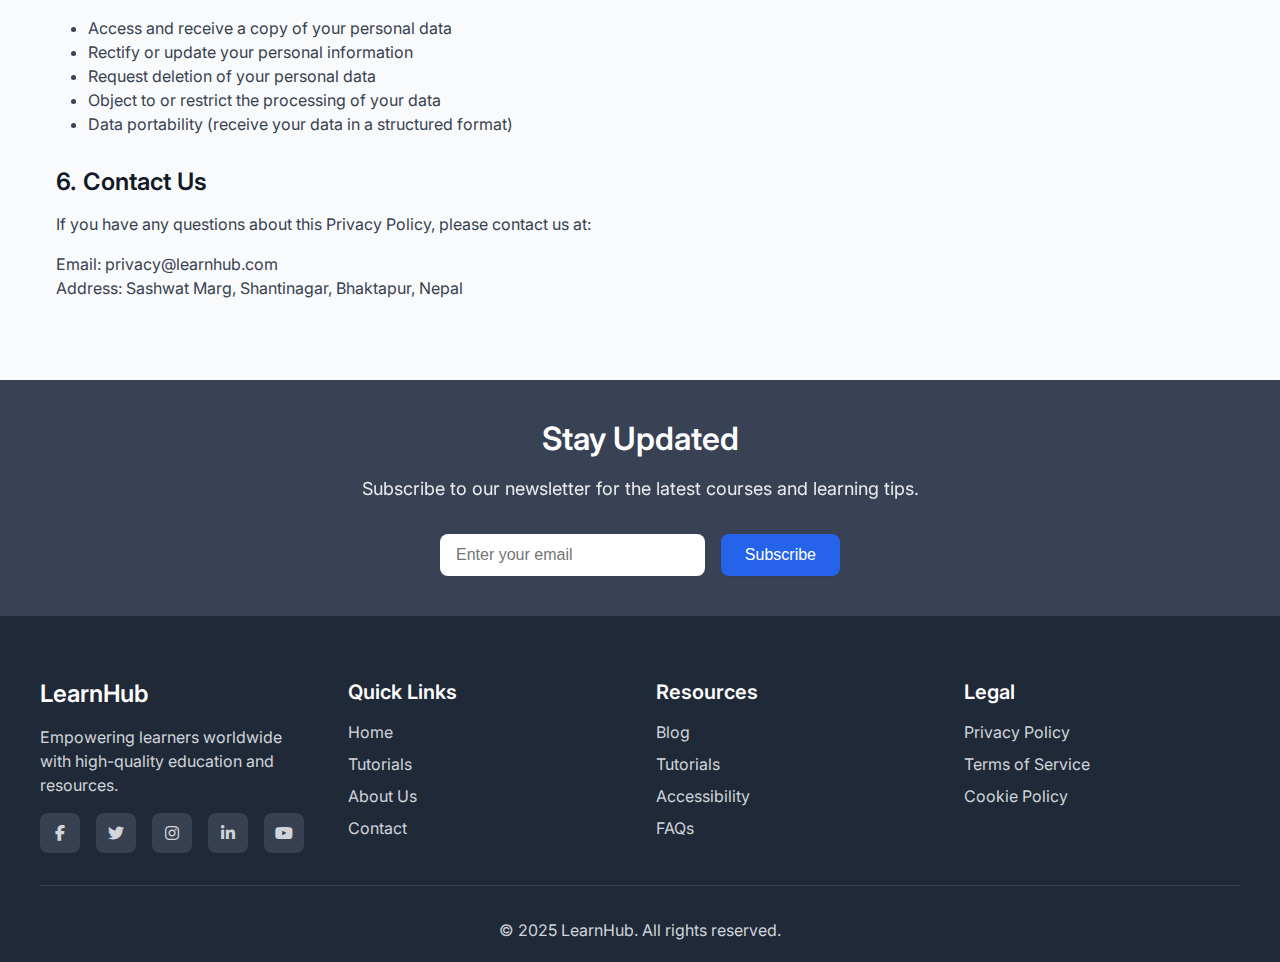
<file: privacy&faq.html>
<!DOCTYPE html>
<html lang="en">
<head>
    <meta charset="UTF-8">
    <meta name="viewport" content="width=device-width, initial-scale=1.0">
    <title>Privacy Policy & FAQs | Learning Platform</title>
    <link rel="stylesheet" href="main.css">
    <link rel="stylesheet" href="https://cdnjs.cloudflare.com/ajax/libs/font-awesome/6.4.0/css/all.min.css">
    <link rel="icon" type="image/x-icon" href="[data-uri]">
    <link href="https://fonts.googleapis.com/css2?family=Inter:wght@300;400;500;600;700&family=Fira+Code:wght@400;500&display=swap" rel="stylesheet">
</head>
<body>
    <!-- Navigation -->
    <header class="header">
        <nav class="nav">
            <div class="nav-container">
                <a href="index.html" class="nav-logo">
                    <svg width="32" height="32" viewBox="0 0 32 32" fill="none">
                        <rect width="32" height="32" rx="8" fill="#2563EB"/>
                        <path d="M8 12H16M16 12H24M8 16H16M16 16H24M8 20H16M16 20H24" stroke="white" stroke-width="2" stroke-linecap="round"/>
                    </svg>
                    CodeCrafters Academy
                </a>
                <button class="nav-toggle" aria-label="Toggle navigation">
                    <span></span>
                    <span></span>
                    <span></span>
                </button>
                <ul class="nav-menu">
                    <li><a href="index.html" class="nav-link active">Home</a></li>
                    <li><a href="about.html" class="nav-link">About</a></li>
                    <li class="nav-dropdown">
                        <a href="tutorials.html" class="nav-link">Tutorials</a>
                        <ul class="nav-dropdown-menu">
                            <li><a href="html-tutorial.html">HTML</a></li>
                            <li><a href="css-tutorial.html">CSS</a></li>
                            <li><a href="javascript-tutorial.html">JavaScript</a></li>
                            <li><a href="responsive-design.html">Responsive Design</a></li>
                            <li><a href="accessibility.html">Web Accessibility</a></li>
                            <li><a href="best-practices.html">Performance & SEO</a></li>
                        </ul>
                    </li>
                    <li><a href="blog.html" class="nav-link">Blog</a></li>
                    <li><a href="portfolio.html" class="nav-link">Portfolio</a></li>
                    <li><a href="contact.html" class="nav-link">Contact</a></li>
                </ul>
            </div>
        </nav>
    </header>

    <!-- Header Section -->
    <header class="hero" style="padding: 6rem 1rem 4rem; background: linear-gradient(135deg, var(--primary-50) 0%, var(--neutral-100) 100%);">
        <div class="container">
            <div class="text-center">
                <h1 class="hero-title">Privacy Policy & FAQs</h1>
                <p class="hero-description">Your privacy is important to us. Learn how we protect your data and find answers to common questions.</p>
            </div>
        </div>
    </header>

    <!-- Main Content -->
    <main class="container" style="padding: 3rem 1rem;">
        <!-- Tabs Navigation -->
        <div class="tabs" style="display: flex; justify-content: center; margin-bottom: 2rem; border-bottom: 1px solid var(--neutral-200);">
            <button id="privacyTab" class="btn btn-primary" style="border-radius: 0.5rem 0.5rem 0 0; margin-right: 0.25rem;">Privacy Policy</button>
            <button id="faqTab" class="btn btn-outline" style="border-radius: 0.5rem 0.5rem 0 0;">FAQs</button>
        </div>

        <!-- Privacy Policy Content -->
        <section id="privacyContent" class="privacy-content">
            <div class="text-center mb-8">
                <h2>Privacy Policy</h2>
                <p class="mt-4">Last updated: August 28, 2025</p>
            </div>

            <div class="privacy-sections">
                <div class="privacy-section mb-8">
                    <h3 class="mb-4">1. Information We Collect</h3>
                    <p>We collect information you provide directly to us, such as when you create an account, update your profile, make a purchase, or contact us for support.</p>
                    <p class="mt-4">This may include:</p>
                    <ul style="list-style: disc; margin-left: 2rem; margin-top: 1rem;">
                        <li class="mb-2">Personal information (name, email address, phone number)</li>
                        <li class="mb-2">Account credentials (username, password)</li>
                        <li class="mb-2">Payment information (credit card details, billing address)</li>
                        <li class="mb-2">Course progress and completion data</li>
                        <li>Any other information you choose to provide</li>
                    </ul>
                </div>

                <div class="privacy-section mb-8">
                    <h3 class="mb-4">2. How We Use Your Information</h3>
                    <p>We use the information we collect to:</p>
                    <ul style="list-style: disc; margin-left: 2rem; margin-top: 1rem;">
                        <li class="mb-2">Provide, maintain, and improve our services</li>
                        <li class="mb-2">Process transactions and send related information</li>
                        <li class="mb-2">Personalize your learning experience</li>
                        <li class="mb-2">Respond to your comments, questions, and requests</li>
                        <li class="mb-2">Send you technical notices and support messages</li>
                        <li>Communicate about products, services, and promotional offers</li>
                    </ul>
                </div>

                <div class="privacy-section mb-8">
                    <h3 class="mb-4">3. Information Sharing</h3>
                    <p>We do not sell, trade, or otherwise transfer your personal information to outside parties except:</p>
                    <ul style="list-style: disc; margin-left: 2rem; margin-top: 1rem;">
                        <li class="mb-2">With your consent</li>
                        <li class="mb-2">To trusted third parties who assist us in operating our website</li>
                        <li class="mb-2">When required by law or to protect our rights</li>
                        <li>In connection with a business transfer, such as a merger or acquisition</li>
                    </ul>
                </div>

                <div class="privacy-section mb-8">
                    <h3 class="mb-4">4. Data Security</h3>
                    <p>We implement appropriate security measures to protect your personal information against unauthorized access, alteration, disclosure, or destruction.</p>
                    <p class="mt-4">These measures include internal reviews of our data collection, storage, and processing practices and security measures, as well as physical security measures to guard against unauthorized access to systems.</p>
                </div>

                <div class="privacy-section mb-8">
                    <h3 class="mb-4">5. Your Rights</h3>
                    <p>You have the right to:</p>
                    <ul style="list-style: disc; margin-left: 2rem; margin-top: 1rem;">
                        <li class="mb-2">Access and receive a copy of your personal data</li>
                        <li class="mb-2">Rectify or update your personal information</li>
                        <li class="mb-2">Request deletion of your personal data</li>
                        <li class="mb-2">Object to or restrict the processing of your data</li>
                        <li>Data portability (receive your data in a structured format)</li>
                    </ul>
                </div>

                <div class="privacy-section mb-8">
                    <h3 class="mb-4">6. Contact Us</h3>
                    <p>If you have any questions about this Privacy Policy, please contact us at:</p>
                    <p class="mt-4">
                        Email: privacy@learnhub.com<br>
                        Address: Sashwat Marg, Shantinagar, Bhaktapur, Nepal
                    </p>
                </div>
            </div>
        </section>

        <!-- FAQ Content -->
        <section id="faqContent" class="faq-content" style="display: none;">
            <div class="text-center mb-8">
                <h2>Frequently Asked Questions</h2>
                <p class="mt-4">Find answers to common questions about our platform and services.</p>
            </div>

            <div class="faq-categories mb-8">
                <h3 class="mb-6">Browse by Category</h3>
                <div class="faq-category-buttons" style="display: flex; flex-wrap: wrap; gap: 0.5rem;">
                    <button class="btn btn-outline active" data-category="all">All Questions</button>
                    <button class="btn btn-outline" data-category="account">Account</button>
                    <button class="btn btn-outline" data-category="courses">Courses</button>
                    <button class="btn btn-outline" data-category="payment">Payment</button>
                    <button class="btn btn-outline" data-category="technical">Technical</button>
                </div>
            </div>

            <div class="faq-items">
                <!-- Account FAQs -->
                <div class="faq-item mb-4" data-category="account">
                    <button class="faq-question" style="width: 100%; text-align: left; padding: 1rem; background: var(--neutral-100); border: none; border-radius: 0.5rem; cursor: pointer; display: flex; justify-content: space-between; align-items: center;">
                        <span>How do I create an account?</span>
                        <i class="fas fa-chevron-down"></i>
                    </button>
                    <div class="faq-answer" style="padding: 1rem; display: none;">
                        <p>To create an account, click on the "Sign Up" button at the top right of any page. You'll need to provide your name, email address, and create a password. Alternatively, you can sign up using your Google or Facebook account.</p>
                    </div>
                </div>

                <div class="faq-item mb-4" data-category="account">
                    <button class="faq-question" style="width: 100%; text-align: left; padding: 1rem; background: var(--neutral-100); border: none; border-radius: 0.5rem; cursor: pointer; display: flex; justify-content: space-between; align-items: center;">
                        <span>I forgot my password. How can I reset it?</span>
                        <i class="fas fa-chevron-down"></i>
                    </button>
                    <div class="faq-answer" style="padding: 1rem; display: none;">
                        <p>Click on the "Forgot Password" link on the login page. Enter your email address, and we'll send you a link to reset your password. The link will expire in 24 hours for security reasons.</p>
                    </div>
                </div>

                <!-- Course FAQs -->
                <div class="faq-item mb-4" data-category="courses">
                    <button class="faq-question" style="width: 100%; text-align: left; padding: 1rem; background: var(--neutral-100); border: none; border-radius: 0.5rem; cursor: pointer; display: flex; justify-content: space-between; align-items: center;">
                        <span>How do I enroll in a course?</span>
                        <i class="fas fa-chevron-down"></i>
                    </button>
                    <div class="faq-answer" style="padding: 1rem; display: none;">
                        <p>Browse our course catalog and click on any course that interests you. On the course page, click the "Enroll Now" button. For paid courses, you'll need to complete the payment process. Once enrolled, the course will appear in your dashboard.</p>
                    </div>
                </div>

                <div class="faq-item mb-4" data-category="courses">
                    <button class="faq-question" style="width: 100%; text-align: left; padding: 1rem; background: var(--neutral-100); border: none; border-radius: 0.5rem; cursor: pointer; display: flex; justify-content: space-between; align-items: center;">
                        <span>Can I download course materials?</span>
                        <i class="fas fa-chevron-down"></i>
                    </button>
                    <div class="faq-answer" style="padding: 1rem; display: none;">
                        <p>Some courses allow you to download materials like PDFs, worksheets, and resources. This depends on the instructor's settings. Look for the download icon next to each resource. Video content is generally not available for download due to copyright protection.</p>
                    </div>
                </div>

                <!-- Payment FAQs -->
                <div class="faq-item mb-4" data-category="payment">
                    <button class="faq-question" style="width: 100%; text-align: left; padding: 1rem; background: var(--neutral-100); border: none; border-radius: 0.5rem; cursor: pointer; display: flex; justify-content: space-between; align-items: center;">
                        <span>What payment methods do you accept?</span>
                        <i class="fas fa-chevron-down"></i>
                    </button>
                    <div class="faq-answer" style="padding: 1rem; display: none;">
                        <p>We accept all major credit cards (Visa, MasterCard, American Express), PayPal, and in some regions, Apple Pay and Google Pay. All payments are processed securely through our encrypted payment gateway.</p>
                    </div>
                </div>

                <div class="faq-item mb-4" data-category="payment">
                    <button class="faq-question" style="width: 100%; text-align: left; padding: 1rem; background: var(--neutral-100); border: none; border-radius: 0.5rem; cursor: pointer; display: flex; justify-content: space-between; align-items: center;">
                        <span>What is your refund policy?</span>
                        <i class="fas fa-chevron-down"></i>
                    </button>
                    <div class="faq-answer" style="padding: 1rem; display: none;">
                        <p>We offer a 30-day money-back guarantee for all courses. If you're not satisfied with a course, you can request a refund within 30 days of purchase, no questions asked. Refunds are processed within 5-7 business days.</p>
                    </div>
                </div>

                <!-- Technical FAQs -->
                <div class="faq-item mb-4" data-category="technical">
                    <button class="faq-question" style="width: 100%; text-align: left; padding: 1rem; background: var(--neutral-100); border: none; border-radius: 0.5rem; cursor: pointer; display: flex; justify-content: space-between; align-items: center;">
                        <span>What are the system requirements?</span>
                        <i class="fas fa-chevron-down"></i>
                    </button>
                    <div class="faq-answer" style="padding: 1rem; display: none;">
                        <p>Our platform works on all modern browsers (Chrome, Firefox, Safari, Edge). For the best experience, we recommend:</p>
                        <ul style="list-style: disc; margin-left: 2rem; margin-top: 1rem;">
                            <li>Latest version of your browser</li>
                            <li>Stable internet connection (minimum 5 Mbps for HD video)</li>
                            <li>Enabled JavaScript and cookies</li>
                        </ul>
                    </div>
                </div>

                <div class="faq-item mb-4" data-category="technical">
                    <button class="faq-question" style="width: 100%; text-align: left; padding: 1rem; background: var(--neutral-100); border: none; border-radius: 0.5rem; cursor: pointer; display: flex; justify-content: space-between; align-items: center;">
                        <span>The video is not loading. What should I do?</span>
                        <i class="fas fa-chevron-down"></i>
                    </button>
                    <div class="faq-answer" style="padding: 1rem; display: none;">
                        <p>If you're experiencing video playback issues, try these steps:</p>
                        <ol style="list-style: decimal; margin-left: 2rem; margin-top: 1rem;">
                            <li>Refresh your browser</li>
                            <li>Check your internet connection</li>
                            <li>Clear your browser cache and cookies</li>
                            <li>Try a different browser</li>
                            <li>Disable any browser extensions that might interfere with video playback</li>
                        </ol>
                        <p class="mt-4">If problems persist, contact our support team.</p>
                    </div>
                </div>
            </div>
        </section>
    </main>

    <!-- Newsletter Section -->
    <section class="newsletter">
        <div class="container">
            <h2>Stay Updated</h2>
            <p>Subscribe to our newsletter for the latest courses and learning tips.</p>
            <form class="newsletter-form">
                <input type="email" placeholder="Enter your email" required>
                <button type="submit" class="btn btn-primary">Subscribe</button>
            </form>
        </div>
    </section>

    <!-- Footer -->
    <footer class="footer">
        <div class="footer-content">
            <div class="footer-section">
                <h3>LearnHub</h3>
                <p>Empowering learners worldwide with high-quality education and resources.</p>
                <div class="social-links">
                    <a href="#"><i class="fab fa-facebook-f"></i></a>
                    <a href="#"><i class="fab fa-twitter"></i></a>
                    <a href="#"><i class="fab fa-instagram"></i></a>
                    <a href="www.linkedin.com/in/priskila-chamling-rai-080350319"><i class="fab fa-linkedin-in"></i></a>
                    <a href="#"><i class="fab fa-youtube"></i></a>
                </div>
            </div>
            
            <div class="footer-section">
                <h4>Quick Links</h4>
                <ul>
                    <li><a href="index.html">Home</a></li>
                    <li><a href="tutorials.html">Tutorials</a></li>
                    <li><a href="about.html">About Us</a></li>
                    <li><a href="contact.html">Contact</a></li>
                </ul>
            </div>
            
            <div class="footer-section">
                <h4>Resources</h4>
                <ul>
                    <li><a href="blog.html">Blog</a></li>
                    <li><a href="tutorials.html">Tutorials</a></li>
                    <li><a href="accessibility.html">Accessibility</a></li>
                    <li><a href="privacy&faq.html">FAQs</a></li>
                </ul>
            </div>
            
            <div class="footer-section">
                <h4>Legal</h4>
                <ul>
                    <li><a href="privacy&faq.html">Privacy Policy</a></li>
                    <li><a href="terms.html">Terms of Service</a></li>
                    <li><a href="cookies.html">Cookie Policy</a></li>
                </ul>
            </div>
        </div>
        
        <div class="footer-bottom">
            <p>&copy; 2025 LearnHub. All rights reserved.</p>
        </div>
    </footer>

    <script>
        // Tab functionality
        document.addEventListener('DOMContentLoaded', function() {
            const privacyTab = document.getElementById('privacyTab');
            const faqTab = document.getElementById('faqTab');
            const privacyContent = document.getElementById('privacyContent');
            const faqContent = document.getElementById('faqContent');
            
            // Show Privacy Policy by default
            privacyTab.classList.add('btn-primary');
            privacyTab.classList.remove('btn-outline');
            faqTab.classList.remove('btn-primary');
            faqTab.classList.add('btn-outline');
            
            // Tab switching
            privacyTab.addEventListener('click', function() {
                privacyContent.style.display = 'block';
                faqContent.style.display = 'none';
                privacyTab.classList.add('btn-primary');
                privacyTab.classList.remove('btn-outline');
                faqTab.classList.remove('btn-primary');
                faqTab.classList.add('btn-outline');
            });
            
            faqTab.addEventListener('click', function() {
                privacyContent.style.display = 'none';
                faqContent.style.display = 'block';
                faqTab.classList.add('btn-primary');
                faqTab.classList.remove('btn-outline');
                privacyTab.classList.remove('btn-primary');
                privacyTab.classList.add('btn-outline');
            });
            
            // FAQ accordion functionality
            const faqQuestions = document.querySelectorAll('.faq-question');
            
            faqQuestions.forEach(question => {
                question.addEventListener('click', function() {
                    const answer = this.nextElementSibling;
                    const icon = this.querySelector('i');
                    
                    // Toggle answer visibility
                    if (answer.style.display === 'block') {
                        answer.style.display = 'none';
                        icon.classList.remove('fa-chevron-up');
                        icon.classList.add('fa-chevron-down');
                    } else {
                        answer.style.display = 'block';
                        icon.classList.remove('fa-chevron-down');
                        icon.classList.add('fa-chevron-up');
                    }
                });
            });
            
            // FAQ category filtering
            const categoryButtons = document.querySelectorAll('.faq-category-buttons button');
            
            categoryButtons.forEach(button => {
                button.addEventListener('click', function() {
                    const category = this.getAttribute('data-category');
                    
                    // Update active button
                    categoryButtons.forEach(btn => btn.classList.remove('active'));
                    this.classList.add('active');
                    
                    // Filter FAQs
                    const faqItems = document.querySelectorAll('.faq-item');
                    
                    faqItems.forEach(item => {
                        if (category === 'all' || item.getAttribute('data-category') === category) {
                            item.style.display = 'block';
                        } else {
                            item.style.display = 'none';
                        }
                    });
                });
            });
            
            // Mobile navigation toggle
            const navToggle = document.querySelector('.nav-toggle');
            const navMenu = document.querySelector('.nav-menu');
            
            navToggle.addEventListener('click', function() {
                navMenu.classList.toggle('active');
                this.classList.toggle('active');
            });
        });
    </script>
</body>
</html>
</file>
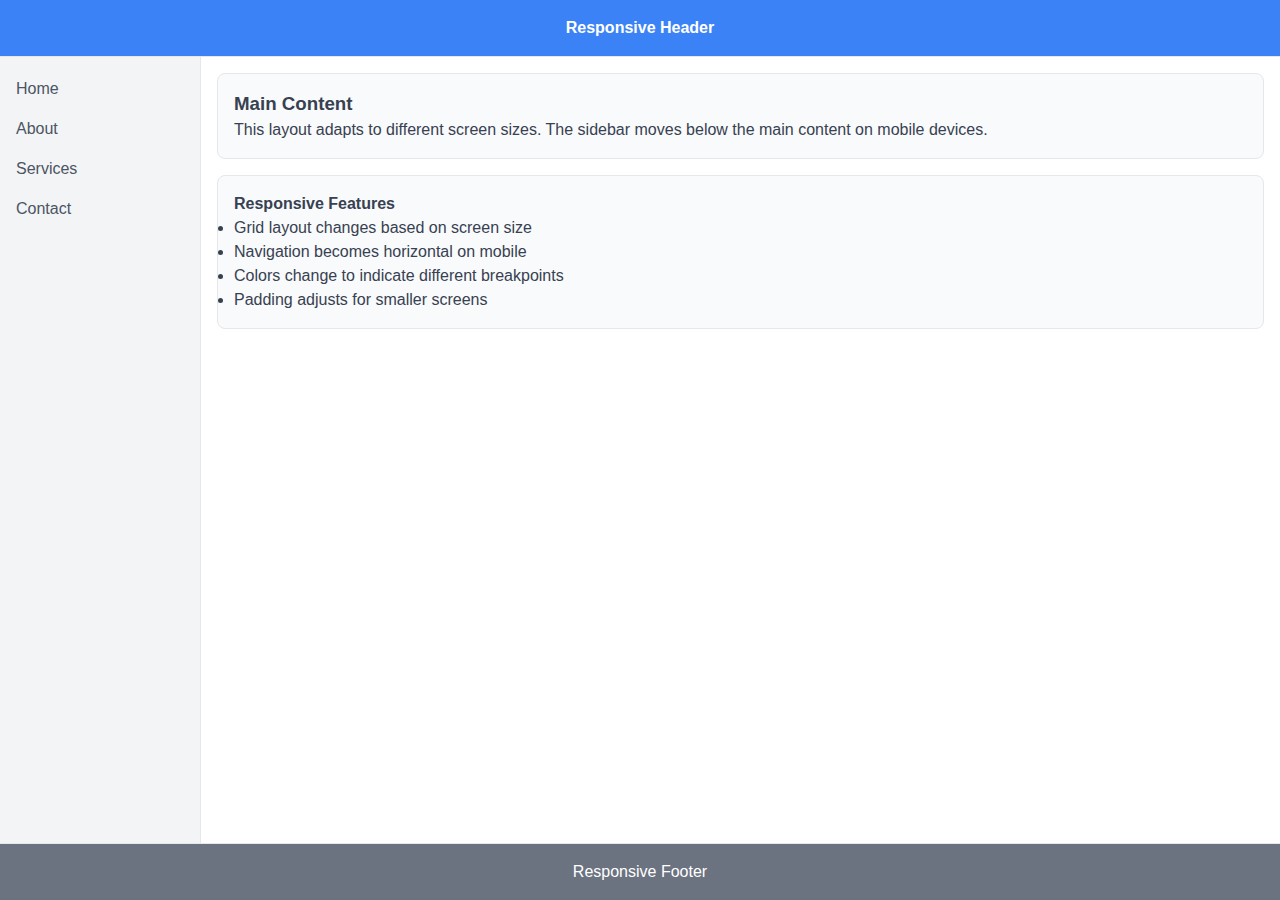
<file: responsive-demo.html>
<!DOCTYPE html>
<html lang="en">
<head>
    <meta charset="UTF-8">
    <meta name="viewport" content="width=device-width, initial-scale=1.0">
    <title>Responsive Demo</title>
    <link rel="icon" type="image/x-icon" href="[data-uri]">
    <style>
        * {
            margin: 0;
            padding: 0;
            box-sizing: border-box;
        }
        
        body {
            font-family: -apple-system, BlinkMacSystemFont, 'Segoe UI', sans-serif;
            line-height: 1.5;
            color: #374151;
        }
        
        .demo-container {
            display: grid;
            grid-template-areas:
                "header header"
                "sidebar main"
                "footer footer";
            grid-template-columns: 200px 1fr;
            grid-template-rows: auto 1fr auto;
            min-height: 100vh;
            gap: 1px;
            background: #e5e7eb;
        }
        
        .demo-header {
            grid-area: header;
            background: #3b82f6;
            color: white;
            padding: 1rem;
            text-align: center;
            font-weight: 600;
        }
        
        .demo-sidebar {
            grid-area: sidebar;
            background: #f3f4f6;
            padding: 1rem;
        }
        
        .demo-main {
            grid-area: main;
            background: white;
            padding: 1rem;
        }
        
        .demo-footer {
            grid-area: footer;
            background: #6b7280;
            color: white;
            padding: 1rem;
            text-align: center;
        }
        
        .demo-card {
            background: #f9fafb;
            border: 1px solid #e5e7eb;
            border-radius: 0.5rem;
            padding: 1rem;
            margin-bottom: 1rem;
        }
        
        .demo-nav {
            list-style: none;
        }
        
        .demo-nav li {
            margin-bottom: 0.5rem;
        }
        
        .demo-nav a {
            color: #4b5563;
            text-decoration: none;
            padding: 0.25rem 0;
            display: block;
            border-radius: 0.25rem;
            transition: all 0.2s ease;
        }
        
        .demo-nav a:hover {
            background: #e5e7eb;
            color: #3b82f6;
        }
        
        /* Tablet Layout */
        @media (max-width: 1023px) and (min-width: 768px) {
            .demo-container {
                grid-template-areas:
                    "header header"
                    "main sidebar"
                    "footer footer";
                grid-template-columns: 1fr 250px;
            }
            
            .demo-sidebar {
                background: #fef3c7;
            }
        }
        
        /* Mobile Layout */
        @media (max-width: 767px) {
            .demo-container {
                grid-template-areas:
                    "header"
                    "main"
                    "sidebar"
                    "footer";
                grid-template-columns: 1fr;
                grid-template-rows: auto 1fr auto auto;
            }
            
            .demo-sidebar {
                background: #fecaca;
            }
            
            .demo-nav {
                display: flex;
                gap: 1rem;
                overflow-x: auto;
            }
            
            .demo-nav li {
                margin-bottom: 0;
                white-space: nowrap;
            }
        }
        
        /* Very small screens */
        @media (max-width: 480px) {
            .demo-header,
            .demo-main,
            .demo-sidebar,
            .demo-footer {
                padding: 0.75rem;
            }
            
            .demo-card {
                padding: 0.75rem;
            }
        }
    </style>
</head>
<body>
    <div class="demo-container">
        <header class="demo-header">
            Responsive Header
        </header>
        
        <aside class="demo-sidebar">
            <nav>
                <ul class="demo-nav">
                    <li><a href="#">Home</a></li>
                    <li><a href="#">About</a></li>
                    <li><a href="#">Services</a></li>
                    <li><a href="#">Contact</a></li>
                </ul>
            </nav>
        </aside>
        
        <main class="demo-main">
            <div class="demo-card">
                <h3>Main Content</h3>
                <p>This layout adapts to different screen sizes. The sidebar moves below the main content on mobile devices.</p>
            </div>
            <div class="demo-card">
                <h4>Responsive Features</h4>
                <ul>
                    <li>Grid layout changes based on screen size</li>
                    <li>Navigation becomes horizontal on mobile</li>
                    <li>Colors change to indicate different breakpoints</li>
                    <li>Padding adjusts for smaller screens</li>
                </ul>
            </div>
        </main>
        
        <footer class="demo-footer">
            Responsive Footer
        </footer>
    </div>
</body>
</html>
</file>
<file: main.css>
* {
            margin: 0;
            padding: 0;
            box-sizing: border-box;
        }

        :root {
            /* Color System */
            --primary-50: #eff6ff;
            --primary-100: #dbeafe;
            --primary-500: #3b82f6;
            --primary-600: #2563eb;
            --primary-700: #1d4ed8;
            --primary-900: #1e3a8a;
            
            --secondary-500: #6366f1;
            --secondary-600: #4f46e5;
            
            --accent-500: #10b981;
            --accent-600: #059669;
            
            --success-500: #22c55e;
            --warning-500: #f59e0b;
            --error-500: #ef4444;
            
            --neutral-50: #f9fafb;
            --neutral-100: #f3f4f6;
            --neutral-200: #e5e7eb;
            --neutral-300: #d1d5db;
            --neutral-400: #9ca3af;
            --neutral-500: #6b7280;
            --neutral-600: #4b5563;
            --neutral-700: #374151;
            --neutral-800: #1f2937;
            --neutral-900: #111827;
            
            /* Typography */
            --font-family: 'Inter', -apple-system, BlinkMacSystemFont, 'Segoe UI', sans-serif;
            
            /* Spacing */
            --spacing-1: 0.25rem;
            --spacing-2: 0.5rem;
            --spacing-3: 0.75rem;
            --spacing-4: 1rem;
            --spacing-5: 1.25rem;
            --spacing-6: 1.5rem;
            --spacing-8: 2rem;
            --spacing-10: 2.5rem;
            --spacing-12: 3rem;
            --spacing-16: 4rem;
            --spacing-20: 5rem;
            
            /* Shadows */
            --shadow-sm: 0 1px 2px 0 rgb(0 0 0 / 0.05);
            --shadow-md: 0 4px 6px -1px rgb(0 0 0 / 0.1), 0 2px 4px -2px rgb(0 0 0 / 0.1);
            --shadow-lg: 0 10px 15px -3px rgb(0 0 0 / 0.1), 0 4px 6px -4px rgb(0 0 0 / 0.1);
            --shadow-xl: 0 20px 25px -5px rgb(0 0 0 / 0.1), 0 8px 10px -6px rgb(0 0 0 / 0.1);
            
            /* Transitions */
            --transition-fast: 0.15s ease-in-out;
            --transition-base: 0.25s ease-in-out;
            --transition-slow: 0.35s ease-in-out;
        }

        body {
            font-family: var(--font-family);
            line-height: 1.5;
            color: var(--neutral-700);
            background-color: var(--neutral-50);
        }

        h1, h2, h3, h4, h5, h6 {
            line-height: 1.2;
            font-weight: 600;
            color: var(--neutral-900);
        }

        h1 { font-size: 2.5rem; }
        h2 { font-size: 2rem; }
        h3 { font-size: 1.5rem; }
        h4 { font-size: 1.25rem; }

        /* Container */
        .container {
            max-width: 1200px;
            margin: 0 auto;
            padding: 0 var(--spacing-4);
        }

        /* Header & Navigation */
        .header {
            background: rgba(255, 255, 255, 0.95);
            backdrop-filter: blur(10px);
            border-bottom: 1px solid var(--neutral-200);
            position: sticky;
            top: 0;
            width: 100%;
            z-index: 1000;
            transition: all var(--transition-base); 
        }

        .nav {
            background-color: white;
            box-shadow: var(--shadow-sm);
            position: sticky;
            top: 0;
            z-index: 1000;
        }

        .nav-container {
            max-width: 1200px;
            margin: 0 auto;
            padding: 0 var(--spacing-4);
            display: flex;
            align-items: center;
            justify-content: space-between;
            height: 4rem;
        }

        .nav-logo {
            display: flex;
            align-items: center;
            gap: var(--spacing-3);
            font-weight: 700;
            font-size: 1.25rem;
            color: var(--primary-600);
            text-decoration: none;
            transition: color var(--transition-fast);
        }

        .nav-logo:hover {
            color: var(--primary-700);
        }

        .nav-menu {
            display: flex;
            list-style: none;
            gap: var(--spacing-8);
            align-items: center;
        }

        .nav-link {
            color: var(--neutral-600);
            text-decoration: none;
            font-weight: 500;
            padding: var(--spacing-2) var(--spacing-3);
            border-radius: 0.5rem;
            transition: all var(--transition-fast);
            position: relative;
        }

        .nav-link:hover,
        .nav-link.active {
            color: var(--primary-600);
            background-color: var(--primary-50);
        }

        .nav-dropdown {
            position: relative;
        }

        .nav-dropdown-menu {
            position: absolute;
            top: 100%;
            left: 0;
            background: white;
            border: 1px solid var(--neutral-200);
            border-radius: 0.5rem;
            box-shadow: var(--shadow-lg);
            min-width: 12rem;
            opacity: 0;
            visibility: hidden;
            transform: translateY(-0.5rem);
            transition: all var(--transition-base);
            list-style: none;
            padding: var(--spacing-2);
            z-index: 2000; /* High z-index to ensure dropdown stays on top */
        }

        .nav-dropdown:hover .nav-dropdown-menu {
            opacity: 1;
            visibility: visible;
            transform: translateY(0);
        }

        
        .nav-dropdown-menu li {
            margin: 0;
        }

        .nav-dropdown-menu a {
            display: block;
            padding: var(--spacing-2) var(--spacing-3);
            color: var(--neutral-600);
            text-decoration: none;
            border-radius: 0.375rem;
            transition: all var(--transition-fast);
        }

        .nav-dropdown-menu a:hover {
            background-color: var(--neutral-100);
            color: var(--primary-600);
        }

        .nav-toggle {
            display: none;
            flex-direction: column;
            background: none;
            border: none;
            cursor: pointer;
            padding: var(--spacing-2);
        }

        .nav-toggle span {
            width: 1.5rem;
            height: 2px;
            background-color: var(--neutral-700);
            margin: 2px 0;
            transition: all var(--transition-base);
        }

        /* Hero Section */
        .hero {
            padding: 8rem var(--spacing-4) var(--spacing-16);
            background: linear-gradient(135deg, var(--primary-50) 0%, var(--secondary-50) 100%);
            position: relative;
            z-index: 1; /* Lower z-index than dropdown */
        }

        .hero-container {
            max-width: 1200px;
            margin: 0 auto;
            display: grid;
            grid-template-columns: 1fr 1fr;
            gap: var(--spacing-16);
            align-items: center;
        }

        .hero-title {
            font-size: 3.5rem;
            font-weight: 700;
            margin-bottom: var(--spacing-6);
            background: linear-gradient(135deg, var(--primary-600), var(--secondary-600));
            -webkit-background-clip: text;
            -webkit-text-fill-color: transparent;
            background-clip: text;
        }

        .hero-description {
            font-size: 1.25rem;
            color: var(--neutral-600);
            margin-bottom: var(--spacing-8);
            line-height: 1.6;
        }

        .hero-actions {
            display: flex;
            gap: var(--spacing-4);
            flex-wrap: wrap;
        }

        .hero-image {
            position: relative;
            z-index: 1; /* Lower z-index than dropdown */
        }

        .hero-image img {
            width: 100%;
            height: auto;
            border-radius: 1rem;
            box-shadow: var(--shadow-xl);
            max-width: 100%;
            object-fit: cover; 
        }

        /* Button Styles */
        .btn {
            display: inline-flex;
            align-items: center;
            justify-content: center;
            padding: var(--spacing-3) var(--spacing-6);
            border-radius: 0.5rem;
            font-weight: 500;
            text-decoration: none;
            border: none;
            cursor: pointer;
            transition: all var(--transition-base);
            font-size: 1rem;
        }

        .btn-primary {
            background-color: var(--primary-600);
            color: white;
            box-shadow: var(--shadow-sm);
        }

        .btn-primary:hover {
            background-color: var(--primary-700);
            transform: translateY(-1px);
            box-shadow: var(--shadow-md);
        }

        .btn-secondary {
            background-color: white;
            color: var(--primary-600);
            border: 2px solid var(--primary-600);
        }

        .btn-secondary:hover {
            background-color: var(--primary-600);
            color: white;
            transform: translateY(-1px);
        }

        .btn-outline {
            background-color: transparent;
            color: var(--primary-600);
            border: 1px solid var(--primary-600);
        }

        .btn-outline:hover {
            background-color: var(--primary-600);
            color: white;
        }

        /* Sections */
        .section-title {
            text-align: center;
            margin-bottom: var(--spacing-12);
            font-size: 2.5rem;
            font-weight: 700;
        }

        .features {
            padding: var(--spacing-20) var(--spacing-4);
            background: white;
        }

        .features-grid {
            display: grid;
            grid-template-columns: repeat(auto-fit, minmax(300px, 1fr));
            gap: var(--spacing-8);
        }

        .feature-card {
            text-align: center;
            padding: var(--spacing-8);
            border-radius: 1rem;
            background: var(--neutral-50);
            border: 1px solid var(--neutral-200);
            transition: all var(--transition-base);
        }

        .feature-card:hover {
            transform: translateY(-0.25rem);
            box-shadow: var(--shadow-lg);
            border-color: var(--primary-200);
        }

        .feature-icon {
            color: var(--primary-600);
            margin-bottom: var(--spacing-4);
            display: flex;
            justify-content: center;
        }

        .feature-card h3 {
            margin-bottom: var(--spacing-4);
            color: var(--neutral-800);
        }

        .feature-card p {
            color: var(--neutral-600);
            line-height: 1.6;
        }

        /* Courses Section */
        .courses {
            padding: var(--spacing-20) var(--spacing-4);
            background: var(--neutral-50);
        }

        .courses-grid {
            display: grid;
            grid-template-columns: repeat(auto-fit, minmax(350px, 1fr));
            gap: var(--spacing-8);
        }

        .course-card {
            background: white;
            border-radius: 1rem;
            overflow: hidden;
            box-shadow: var(--shadow-md);
            transition: all var(--transition-base);
        }

        .course-card:hover {
            transform: translateY(-0.5rem);
            box-shadow: var(--shadow-xl);
        }

        .course-image {
            height: 200px;
            overflow: hidden;
        }

        .course-image img {
            width: 100%;
            height: 100%;
            object-fit: cover;
            transition: transform var(--transition-slow);
        }

        .course-card:hover .course-image img {
            transform: scale(1.05);
        }

        .course-content {
            padding: var(--spacing-6);
        }

        .course-content h3 {
            margin-bottom: var(--spacing-3);
            color: var(--neutral-800);
        }

        .course-content p {
            margin-bottom: var(--spacing-4);
            color: var(--neutral-600);
            line-height: 1.6;
        }

        .course-meta {
            display: flex;
            gap: var(--spacing-4);
            margin-bottom: var(--spacing-6);
        }

        .course-level,
        .course-duration {
            font-size: 0.875rem;
            padding: var(--spacing-1) var(--spacing-3);
            border-radius: 1rem;
            background: var(--neutral-100);
            color: var(--neutral-700);
            font-weight: 500;
        }

        /* Newsletter Section */
        .newsletter {
            background: rgb(57, 65, 85);
            color: white;
            padding: var(--spacing-10) var(--spacing-1);
            text-align: center;
        }

        .newsletter h2 {
            color: white;
            margin-bottom: var(--spacing-4);
        }

        .newsletter p {
            font-size: 1.125rem;
            margin-bottom: var(--spacing-8);
            opacity: 0.9;
        }

        .newsletter-form {
            display: flex;
            gap: var(--spacing-4);
            justify-content: center;
            flex-wrap: wrap;
            max-width: 400px;
            margin: 0 auto;
        }

        .newsletter-form input {
            flex: 1;
            padding: var(--spacing-3) var(--spacing-4);
            border: none;
            border-radius: 0.5rem;
            font-size: 1rem;
            min-width: 250px;
        }

        .newsletter-form input:focus {
            outline: 2px solid var(--accent-500);
            outline-offset: 2px;
        }

        /* Footer */
        .footer {
            background: var(--neutral-800);
            color: var(--neutral-300);
            padding: var(--spacing-16) var(--spacing-3) var(--spacing-5);
        }

        .footer-content {
            max-width: 1200px;
            margin: 0 auto;
            display: grid;
            grid-template-columns: repeat(auto-fit, minmax(250px, 1fr));
            gap: var(--spacing-8);
        }

        .footer-section h3,
        .footer-section h4 {
            color: white;
            margin-bottom: var(--spacing-4);
        }

        .footer-section ul {
            list-style: none;
        }

        .footer-section ul li {
            margin-bottom: var(--spacing-2);
        }

        .footer-section a {
            color: var(--neutral-300);
            text-decoration: none;
            transition: color var(--transition-fast);
        }

        .footer-section a:hover {
            color: var(--primary-400);
        }

        .social-links {
            display: flex;
            gap: var(--spacing-4);
            margin-top: var(--spacing-4);
        }

        .social-links a {
            display: flex;
            align-items: center;
            justify-content: center;
            width: 2.5rem;
            height: 2.5rem;
            border-radius: 0.5rem;
            background: var(--neutral-700);
            color: var(--neutral-300);
            transition: all var(--transition-fast);
        }

        .social-links a:hover {
            background: var(--primary-600);
            color: white;
            transform: translateY(-2px);
        }

        .footer-bottom {
            max-width: 1200px;
            margin: 0 auto;
            border-top: 1px solid var(--neutral-700);
            padding-top: var(--spacing-8);
            margin-top: var(--spacing-8);
            text-align: center;
        }

        /* Responsive Design */
        @media (max-width: 1024px) {
            .hero-container {
                gap: var(--spacing-12);
            }
            
            .hero-title {
                font-size: 3rem;
            }
        }

        @media (max-width: 768px) {
            .nav-menu {
                position: fixed;
                top: 4rem;
                left: -100%;
                width: 100%;
                height: calc(100vh - 4rem);
                background: white;
                flex-direction: column;
                justify-content: flex-start;
                padding: var(--spacing-8);
                transition: left var(--transition-base);
                border-top: 1px solid var(--neutral-200);
            }
            
            .nav-menu.active {
                left: 0;
            }
            
            .nav-toggle {
                display: flex;
            }
            
            .nav-toggle.active span:nth-child(1) {
                transform: rotate(45deg) translate(5px, 5px);
            }
            
            .nav-toggle.active span:nth-child(2) {
                opacity: 0;
            }
            
            .nav-toggle.active span:nth-child(3) {
                transform: rotate(-45deg) translate(7px, -6px);
            }
            
            .hero-container {
                grid-template-columns: 1fr;
                text-align: center;
                gap: var(--spacing-8);
            }
            
            .hero-title {
                font-size: 2.5rem;
            }
            
            .hero-actions {
                justify-content: center;
            }
            
            .newsletter-form {
                flex-direction: column;
            }
            
            .newsletter-form input {
                min-width: auto;
            }
            
            .features-grid,
            .courses-grid {
                grid-template-columns: 1fr;
            }
            
            .footer-content {
                grid-template-columns: 1fr;
                text-align: center;
            }
        }

        @media (max-width: 480px) {
            .container {
                padding: 0 var(--spacing-3);
            }
            
            .hero {
                padding: 6rem var(--spacing-3) var(--spacing-12);
            }
            
            .hero-title {
                font-size: 2rem;
            }
            
            .hero-description {
                font-size: 1.125rem;
            }
            
            .feature-card,
            .course-content {
                padding: var(--spacing-6);
            }
            
            .hero-actions {
                flex-direction: column;
                width: 100%;
            }
            
            .btn {
                width: 100%;
            }
        }

        /* Animations */
        @keyframes fadeInUp {
            from {
                opacity: 0;
                transform: translateY(2rem);
            }
            to {
                opacity: 1;
                transform: translateY(0);
            }
        }

        .hero-content {
            animation: fadeInUp 1s ease-out;
        }

        .hero-image {
            animation: fadeInUp 1s ease-out 0.2s both;
            width: 400px;
            height: 300px;
            overflow: visible;
            position: relative;
            z-index: 1; /* Lower than dropdown z-index */
        }

        /* Focus Styles for Accessibility */
        .nav-link:focus,
        .btn:focus,
        input:focus {
            outline: 2px solid var(--primary-500);
            outline-offset: 2px;
        }

        /* Utility Classes */
        .text-center { text-align: center; }
        .text-left { text-align: left; }
        .text-right { text-align: right; }

        .mb-4 { margin-bottom: var(--spacing-4); }
        .mb-6 { margin-bottom: var(--spacing-6); }
        .mb-8 { margin-bottom: var(--spacing-8); }

        .mt-4 { margin-top: var(--spacing-4); }
        .mt-6 { margin-top: var(--spacing-6); }
        .mt-8 { margin-top: var(--spacing-8); }

        .p-4 { padding: var(--spacing-4); }
        .p-6 { padding: var(--spacing-6); }
        .p-8 { padding: var(--spacing-8); }

        .hidden { display: none; }
        .flex { display: flex; }
        .grid { display: grid; }
        .block { display: block; }
</file>
<file: pages.css>
/* Page-specific styles */

/* Page Hero */
.page-hero {
    padding: 8rem var(--spacing-4) var(--spacing-12);
    background: linear-gradient(135deg, var(--primary-50) 0%, var(--secondary-50) 100%);
    text-align: center;
}

.page-title {
    font-size: 3rem;
    font-weight: 700;
    margin-bottom: var(--spacing-6);
    background: linear-gradient(135deg, var(--primary-600), var(--secondary-600));
    -webkit-background-clip: text;
    -webkit-text-fill-color: transparent;
    background-clip: text;
}

.page-description {
    font-size: 1.25rem;
    color: var(--neutral-600);
    max-width: 600px;
    margin: 0 auto var(--spacing-8);
    line-height: 1.6;
}

/* About Page Styles */
.about-content {
    padding: var(--spacing-20) var(--spacing-4);
}

.about-grid {
    display: grid;
    grid-template-columns: 2fr 1fr;
    gap: var(--spacing-12);
    max-width: 1200px;
    margin: 0 auto;
}

.about-text h2 {
    margin-bottom: var(--spacing-6);
    color: var(--neutral-800);
}

.about-text h3 {
    margin: var(--spacing-8) 0 var(--spacing-4) 0;
    color: var(--primary-600);
}

.about-text p {
    margin-bottom: var(--spacing-6);
    line-height: 1.7;
    font-size: 1.125rem;
}

.about-list {
    list-style: none;
    margin: var(--spacing-6) 0;
}

.about-list li {
    margin-bottom: var(--spacing-4);
    padding-left: var(--spacing-6);
    position: relative;
    line-height: 1.6;
}

.about-list li::before {
    content: '✓';
    position: absolute;
    left: 0;
    color: var(--accent-500);
    font-weight: 700;
}

.stats-card {
    background: white;
    padding: var(--spacing-8);
    border-radius: 1rem;
    box-shadow: var(--shadow-lg);
    border: 1px solid var(--neutral-200);
    position: sticky;
    top: 6rem;
}

.stats-card h3 {
    margin-bottom: var(--spacing-6);
    text-align: center;
    color: var(--neutral-800);
}

.stats-grid {
    display: grid;
    grid-template-columns: 1fr 1fr;
    gap: var(--spacing-6);
}

.stat-item {
    text-align: center;
}

.stat-number {
    display: block;
    font-size: 2rem;
    font-weight: 700;
    color: var(--primary-600);
}

.stat-label {
    font-size: 0.875rem;
    color: var(--neutral-600);
    margin-top: var(--spacing-2);
}

.team-section {
    padding: var(--spacing-20) var(--spacing-4);
    background: var(--neutral-50);
}

.team-grid {
    display: grid;
    grid-template-columns: repeat(auto-fit, minmax(300px, 1fr));
    gap: var(--spacing-8);
    max-width: 1000px;
    margin: 0 auto;
}

.team-card {
    background: white;
    border-radius: 1rem;
    overflow: hidden;
    box-shadow: var(--shadow-md);
    text-align: center;
    transition: all var(--transition-base);
}

.team-card:hover {
    transform: translateY(-0.5rem);
    box-shadow: var(--shadow-xl);
}

.team-image {
    height: 250px;
    overflow: hidden;
}

.team-image img {
    width: 100%;
    height: 100%;
    object-fit: cover;
}

.team-content {
    padding: var(--spacing-6);
}

.team-content h3 {
    margin-bottom: var(--spacing-2);
    color: var(--neutral-800);
}

.team-role {
    color: var(--primary-600);
    font-weight: 500;
    margin-bottom: var(--spacing-4);
}

.values-section {
    padding: var(--spacing-20) var(--spacing-4);
    background: white;
}

.values-grid {
    display: grid;
    grid-template-columns: repeat(auto-fit, minmax(300px, 1fr));
    gap: var(--spacing-8);
    max-width: 1000px;
    margin: 0 auto;
}

.value-card {
    text-align: center;
    padding: var(--spacing-8);
}

.value-icon {
    color: var(--primary-600);
    margin-bottom: var(--spacing-4);
    display: flex;
    justify-content: center;
}

.value-card h3 {
    margin-bottom: var(--spacing-4);
    color: var(--neutral-800);
}

.value-card p {
    line-height: 1.6;
    color: var(--neutral-600);
}

.cta-section {
    background: var(--primary-600);
    color: white;
    padding: var(--spacing-16) var(--spacing-4);
    text-align: center;
}

.cta-content h2 {
    color: white;
    margin-bottom: var(--spacing-4);
}

.cta-content p {
    font-size: 1.125rem;
    margin-bottom: var(--spacing-8);
    opacity: 0.9;
}

.btn-large {
    padding: var(--spacing-4) var(--spacing-8);
    font-size: 1.125rem;
}

/* Contact Page Styles */
.contact-section {
    padding: var(--spacing-20) var(--spacing-4);
}

.contact-grid {
    display: grid;
    grid-template-columns: 1fr 1fr;
    gap: var(--spacing-16);
    max-width: 1200px;
    margin: 0 auto;
}

.contact-info {
    display: flex;
    flex-direction: column;
    gap: var(--spacing-6);
}

.contact-card {
    background: white;
    padding: var(--spacing-6);
    border-radius: 1rem;
    border: 1px solid var(--neutral-200);
    transition: all var(--transition-base);
}

.contact-card:hover {
    box-shadow: var(--shadow-md);
    border-color: var(--primary-200);
}

.contact-icon {
    color: var(--primary-600);
    margin-bottom: var(--spacing-4);
}

.contact-card h3 {
    margin-bottom: var(--spacing-2);
    color: var(--neutral-800);
}

.contact-card p {
    margin-bottom: var(--spacing-3);
    color: var(--neutral-600);
}

.contact-link {
    color: var(--primary-600);
    text-decoration: none;
    font-weight: 500;
    display: block;
    margin-bottom: var(--spacing-2);
}

.contact-link:hover {
    color: var(--primary-700);
}

.contact-address {
    font-style: normal;
    line-height: 1.6;
}

.contact-form {
    background: white;
    padding: var(--spacing-8);
    border-radius: 1rem;
    box-shadow: var(--shadow-lg);
    border: 1px solid var(--neutral-200);
}

.contact-form h2 {
    margin-bottom: var(--spacing-8);
    text-align: center;
    color: var(--neutral-800);
}

.form-group {
    margin-bottom: var(--spacing-6);
}

.form-group label {
    display: block;
    margin-bottom: var(--spacing-2);
    font-weight: 500;
    color: var(--neutral-700);
}

.form-group input,
.form-group select,
.form-group textarea {
    width: 100%;
    padding: var(--spacing-3);
    border: 1px solid var(--neutral-300);
    border-radius: 0.5rem;
    font-size: 1rem;
    transition: all var(--transition-fast);
    background: white;
}

.form-group input:focus,
.form-group select:focus,
.form-group textarea:focus {
    outline: none;
    border-color: var(--primary-500);
    box-shadow: 0 0 0 3px rgba(59, 130, 246, 0.1);
}

.form-group textarea {
    resize: vertical;
    min-height: 120px;
}

.checkbox-group {
    display: flex;
    align-items: flex-start;
    gap: var(--spacing-3);
}

.checkbox-group input[type="checkbox"] {
    width: auto;
    margin: 0;
    margin-top: 0.125rem;
}

.checkbox-group label {
    margin: 0;
    line-height: 1.5;
}

.map-section {
    padding: var(--spacing-20) var(--spacing-4);
    background: var(--neutral-50);
}

.map-placeholder {
    background: white;
    border-radius: 1rem;
    height: 400px;
    border: 1px solid var(--neutral-200);
    display: flex;
    align-items: center;
    justify-content: center;
    text-align: center;
}

.map-content {
    color: var(--neutral-500);
}

.map-content svg {
    margin-bottom: var(--spacing-4);
}

.map-content p {
    font-size: 1.25rem;
    font-weight: 500;
    margin-bottom: var(--spacing-2);
    color: var(--neutral-600);
}

/* Tutorial Search */
.tutorial-search {
    position: relative;
    max-width: 500px;
    margin: var(--spacing-8) auto 0;
}

.tutorial-search input {
    width: 100%;
    padding: var(--spacing-3) var(--spacing-4) var(--spacing-3) var(--spacing-12);
    border: 1px solid var(--neutral-300);
    border-radius: 0.5rem;
    font-size: 1rem;
    background: white;
}

.tutorial-search input:focus {
    outline: none;
    border-color: var(--primary-500);
    box-shadow: 0 0 0 3px rgba(59, 130, 246, 0.1);
}

.search-icon {
    position: absolute;
    left: var(--spacing-3);
    top: 50%;
    transform: translateY(-50%);
    color: var(--neutral-400);
    pointer-events: none;
}

/* Tutorial Categories */
.tutorial-categories {
    padding: var(--spacing-20) var(--spacing-4);
}

.category-tabs {
    display: flex;
    justify-content: center;
    gap: var(--spacing-4);
    margin-bottom: var(--spacing-12);
    flex-wrap: wrap;
}

.tab-btn {
    background: none;
    border: 1px solid var(--neutral-300);
    padding: var(--spacing-3) var(--spacing-6);
    border-radius: 2rem;
    cursor: pointer;
    transition: all var(--transition-fast);
    font-weight: 500;
    color: var(--neutral-600);
}

.tab-btn:hover,
.tab-btn.active {
    background: var(--primary-600);
    color: white;
    border-color: var(--primary-600);
}

.tutorials-grid {
    display: grid;
    grid-template-columns: repeat(auto-fit, minmax(350px, 1fr));
    gap: var(--spacing-8);
}

.tutorial-card {
    background: white;
    border-radius: 1rem;
    overflow: hidden;
    box-shadow: var(--shadow-md);
    border: 1px solid var(--neutral-200);
    transition: all var(--transition-base);
}

.tutorial-card:hover {
    transform: translateY(-0.5rem);
    box-shadow: var(--shadow-xl);
}

.tutorial-image {
    height: 200px;
    overflow: hidden;
    position: relative;
}

.tutorial-image img {
    width: 100%;
    height: 100%;
    object-fit: cover;
    transition: transform var(--transition-slow);
}

.tutorial-card:hover .tutorial-image img {
    transform: scale(1.05);
}

.tutorial-content {
    padding: var(--spacing-6);
}

.tutorial-meta {
    display: flex;
    gap: var(--spacing-3);
    margin-bottom: var(--spacing-4);
    flex-wrap: wrap;
}

.tutorial-level,
.tutorial-duration,
.tutorial-updated {
    font-size: 0.875rem;
    padding: var(--spacing-1) var(--spacing-3);
    border-radius: 1rem;
    font-weight: 500;
}

.tutorial-level.beginner {
    background: var(--accent-100);
    color: var(--accent-700);
}

.tutorial-level.intermediate {
    background: var(--warning-100);
    color: var(--warning-700);
}

.tutorial-level.advanced {
    background: var(--error-100);
    color: var(--error-700);
}

.tutorial-duration,
.tutorial-updated {
    background: var(--neutral-100);
    color: var(--neutral-700);
}

.tutorial-content h3 {
    margin-bottom: var(--spacing-3);
    color: var(--neutral-800);
}

.tutorial-content p {
    margin-bottom: var(--spacing-4);
    color: var(--neutral-600);
    line-height: 1.6;
}

.tutorial-tags {
    display: flex;
    flex-wrap: wrap;
    gap: var(--spacing-2);
    margin-bottom: var(--spacing-6);
}

.tag {
    background: var(--primary-100);
    color: var(--primary-700);
    padding: var(--spacing-1) var(--spacing-3);
    border-radius: 1rem;
    font-size: 0.75rem;
    font-weight: 500;
}

/* Tutorial Sidebar */
.tutorial-sidebar {
    background: var(--neutral-100);
    padding: var(--spacing-12) var(--spacing-4);
}

.sidebar-content {
    max-width: 600px;
    margin: 0 auto;
    text-align: center;
}

.learning-path {
    background: white;
    padding: var(--spacing-6);
    border-radius: 1rem;
    box-shadow: var(--shadow-md);
    border: 1px solid var(--neutral-200);
}

.learning-path h3 {
    margin-bottom: var(--spacing-4);
    color: var(--neutral-800);
}

.path-steps {
    list-style: none;
    counter-reset: step-counter;
}

.path-steps li {
    counter-increment: step-counter;
    margin-bottom: var(--spacing-3);
    position: relative;
    padding-left: var(--spacing-8);
}

.path-steps li::before {
    content: counter(step-counter);
    position: absolute;
    left: 0;
    top: 0;
    width: var(--spacing-6);
    height: var(--spacing-6);
    background: var(--primary-600);
    color: white;
    border-radius: 50%;
    display: flex;
    align-items: center;
    justify-content: center;
    font-size: 0.875rem;
    font-weight: 500;
}

.path-steps a {
    color: var(--primary-600);
    text-decoration: none;
    font-weight: 500;
}

.path-steps a:hover {
    color: var(--primary-700);
    text-decoration: underline;
}

/* Portfolio Styles */
.portfolio-filter {
    padding: var(--spacing-8) var(--spacing-4);
    background: white;
    border-bottom: 1px solid var(--neutral-200);
}

.filter-tabs {
    display: flex;
    justify-content: center;
    gap: var(--spacing-4);
    flex-wrap: wrap;
}

.filter-btn {
    background: none;
    border: 1px solid var(--neutral-300);
    padding: var(--spacing-2) var(--spacing-6);
    border-radius: 2rem;
    cursor: pointer;
    transition: all var(--transition-fast);
    font-weight: 500;
    color: var(--neutral-600);
}

.filter-btn:hover,
.filter-btn.active {
    background: var(--primary-600);
    color: white;
    border-color: var(--primary-600);
}

.portfolio-gallery {
    padding: var(--spacing-20) var(--spacing-4);
    background: var(--neutral-50);
}

.gallery-grid {
    display: grid;
    grid-template-columns: repeat(auto-fit, minmax(350px, 1fr));
    gap: var(--spacing-8);
}

.portfolio-item {
    background: white;
    border-radius: 1rem;
    overflow: hidden;
    box-shadow: var(--shadow-md);
    border: 1px solid var(--neutral-200);
    transition: all var(--transition-base);
}

.portfolio-item:hover {
    transform: translateY(-0.5rem);
    box-shadow: var(--shadow-xl);
}

.portfolio-image {
    height: 250px;
    overflow: hidden;
    position: relative;
}

.portfolio-image img {
    width: 100%;
    height: 100%;
    object-fit: cover;
    transition: transform var(--transition-slow);
}

.portfolio-overlay {
    position: absolute;
    top: 0;
    left: 0;
    right: 0;
    bottom: 0;
    background: rgba(37, 99, 235, 0.9);
    display: flex;
    align-items: center;
    justify-content: center;
    gap: var(--spacing-4);
    opacity: 0;
    transition: opacity var(--transition-base);
}

.portfolio-item:hover .portfolio-overlay {
    opacity: 1;
}

.portfolio-btn {
    background: white;
    color: var(--primary-600);
    padding: var(--spacing-2) var(--spacing-4);
    border-radius: 0.5rem;
    text-decoration: none;
    font-weight: 500;
    transition: all var(--transition-fast);
    border: none;
    cursor: pointer;
}

.portfolio-btn:hover {
    background: var(--neutral-100);
    transform: translateY(-1px);
}

.portfolio-btn-secondary {
    background: transparent;
    color: white;
    border: 2px solid white;
}

.portfolio-btn-secondary:hover {
    background: white;
    color: var(--primary-600);
}

.portfolio-info {
    padding: var(--spacing-6);
}

.portfolio-info h3 {
    margin-bottom: var(--spacing-2);
    color: var(--neutral-800);
}

.portfolio-info p {
    margin-bottom: var(--spacing-4);
    color: var(--neutral-600);
    line-height: 1.5;
}

.portfolio-tech {
    display: flex;
    flex-wrap: wrap;
    gap: var(--spacing-2);
    margin-bottom: var(--spacing-4);
}

.tech-tag {
    background: var(--primary-100);
    color: var(--primary-700);
    padding: var(--spacing-1) var(--spacing-2);
    border-radius: 0.375rem;
    font-size: 0.75rem;
    font-weight: 500;
}

.portfolio-author {
    color: var(--neutral-500);
    font-size: 0.875rem;
}

/* Modal Styles */
.modal {
    position: fixed;
    top: 0;
    left: 0;
    width: 100%;
    height: 100%;
    background: rgba(0, 0, 0, 0.8);
    display: flex;
    align-items: center;
    justify-content: center;
    z-index: 9999;
    opacity: 0;
    visibility: hidden;
    transition: all var(--transition-base);
}

.modal.active {
    opacity: 1;
    visibility: visible;
}

.modal-content {
    background: white;
    border-radius: 1rem;
    max-width: 800px;
    width: 90vw;
    max-height: 90vh;
    overflow: auto;
    position: relative;
}

.modal-close {
    position: absolute;
    top: var(--spacing-4);
    right: var(--spacing-4);
    background: none;
    border: none;
    font-size: 2rem;
    cursor: pointer;
    color: var(--neutral-500);
    z-index: 1;
    width: 2rem;
    height: 2rem;
    display: flex;
    align-items: center;
    justify-content: center;
    border-radius: 0.5rem;
    transition: all var(--transition-fast);
}

.modal-close:hover {
    background: var(--neutral-100);
    color: var(--neutral-700);
}

.modal-body {
    padding: var(--spacing-8);
}

/* Responsive Adjustments */
@media (max-width: 1024px) {
    .about-grid,
    .contact-grid {
        grid-template-columns: 1fr;
        gap: var(--spacing-8);
    }
    
    .stats-card {
        position: static;
    }
}

@media (max-width: 768px) {
    .page-title {
        font-size: 2.5rem;
    }
    
    .page-description {
        font-size: 1.125rem;
    }
    
    .team-grid,
    .values-grid {
        grid-template-columns: 1fr;
    }
    
    .contact-form {
        padding: var(--spacing-6);
    }
    
    .filter-tabs,
    .category-tabs {
        flex-direction: column;
        align-items: center;
    }
    
    .gallery-grid,
    .tutorials-grid {
        grid-template-columns: 1fr;
    }
    
    .modal-content {
        width: 95vw;
        max-height: 95vh;
    }
    
    .modal-body {
        padding: var(--spacing-6);
    }
}

@media (max-width: 480px) {
    .page-hero {
        padding: 6rem var(--spacing-3) var(--spacing-8);
    }
    
    .page-title {
        font-size: 2rem;
    }
    
    .stats-grid {
        grid-template-columns: 1fr;
        gap: var(--spacing-4);
    }
    
    .tutorial-meta {
        flex-direction: column;
        gap: var(--spacing-2);
    }
    
    .portfolio-overlay {
        flex-direction: column;
    }
}
</file>
<file: tutorial.css>
/* Tutorial-specific styles */

.tutorial-main {
    display: grid;
    grid-template-columns: 300px 1fr;
    min-height: calc(100vh - 4rem);
    margin-top: 4rem;
}

.tutorial-sidebar {
    background: var(--neutral-100);
    padding: var(--spacing-6);
    border-right: 1px solid var(--neutral-200);
    position: sticky;
    top: 4rem;
    height: calc(100vh - 4rem);
    overflow-y: auto;
}

.tutorial-nav h3 {
    margin-bottom: var(--spacing-6);
    color: var(--neutral-800);
    font-size: 1.25rem;
}

.tutorial-menu {
    list-style: none;
    margin-bottom: var(--spacing-8);
}

.tutorial-menu li {
    margin-bottom: var(--spacing-2);
}

.tutorial-link {
    display: block;
    padding: var(--spacing-2) var(--spacing-3);
    color: var(--neutral-600);
    text-decoration: none;
    border-radius: 0.5rem;
    transition: all var(--transition-fast);
    font-size: 0.95rem;
}

.tutorial-link:hover,
.tutorial-link.active {
    background: var(--primary-100);
    color: var(--primary-700);
}

.tutorial-progress {
    background: white;
    padding: var(--spacing-4);
    border-radius: 0.5rem;
    border: 1px solid var(--neutral-200);
}

.tutorial-progress h4 {
    margin-bottom: var(--spacing-3);
    font-size: 1rem;
    color: var(--neutral-700);
}

.progress-bar {
    background: var(--neutral-200);
    height: 8px;
    border-radius: 4px;
    overflow: hidden;
    margin-bottom: var(--spacing-2);
}

.progress-fill {
    background: var(--primary-600);
    height: 100%;
    transition: width var(--transition-base);
}

.progress-text {
    font-size: 0.875rem;
    color: var(--neutral-600);
}

.tutorial-content {
    padding: var(--spacing-8) var(--spacing-4);
    overflow: auto;
}

.tutorial-header {
    margin-bottom: var(--spacing-12);
}

.tutorial-breadcrumb {
    margin-bottom: var(--spacing-4);
    font-size: 0.875rem;
    color: var(--neutral-500);
}

.tutorial-breadcrumb a {
    color: var(--primary-600);
    text-decoration: none;
}

.tutorial-breadcrumb a:hover {
    text-decoration: underline;
}

.tutorial-header h1 {
    margin-bottom: var(--spacing-4);
    font-size: 2.5rem;
}

.tutorial-section {
    margin-bottom: var(--spacing-16);
    scroll-margin-top: 5rem;
}

.tutorial-section h2 {
    margin-bottom: var(--spacing-6);
    color: var(--neutral-800);
    font-size: 2rem;
    border-bottom: 2px solid var(--primary-600);
    padding-bottom: var(--spacing-2);
}

.tutorial-section h3 {
    margin: var(--spacing-8) 0 var(--spacing-4) 0;
    color: var(--primary-600);
}

.tutorial-section p {
    margin-bottom: var(--spacing-4);
    line-height: 1.7;
    font-size: 1.1rem;
}

.code-example {
            margin: var(--spacing-8) 0;
            background: var(--neutral-900);
            border-radius: 0.5rem;
            overflow: hidden;
            box-shadow: 0 10px 25px -5px rgba(0, 0, 0, 0.2);
            position: relative;
        }

        .code-example h3 {
            background: var(--neutral-800);
            color: white;
            padding: var(--spacing-3) var(--spacing-4);
            margin: 0;
            font-size: 1rem;
            font-weight: 500;
            display: flex;
            align-items: center;
            gap: var(--spacing-2);
        }

        .code-example h3 i {
            font-size: 1.2rem;
        }

        .code-example pre {
            margin: 0;
            padding: var(--spacing-5);
            overflow-x: auto;
            font-family: var(--font-mono);
            font-size: 0.9rem;
            line-height: 1.6;
            max-height: 400px;
        }

        .code-example code {
            color: #f8f8f2;
            background: none;
            padding: 0;
            border-radius: 0;
        }

.doctype {
            color: #569cd6;
        }
        .tag {
            color: #f44747;
        }
        .attribute {
            color: #9cdcfe;
        }
        .value {
            color: #ce9178;
        }
        .comment {
            color: #6a9955;
}

        /* Copy Button */
        .copy-btn {
            position: absolute;
            top: 3.5rem;
            right: var(--spacing-4);
            background: var(--primary);
            color: white;
            border: none;
            padding: var(--spacing-2) var(--spacing-3);
            border-radius: 0.25rem;
            cursor: pointer;
            font-family: inherit;
            font-size: 0.85rem;
            display: flex;
            align-items: center;
            gap: var(--spacing-2);
            transition: background 0.2s, transform 0.1s;
        }

        .copy-btn:hover {
            background: var(--primary-dark);
        }

        .copy-btn:active {
            transform: scale(0.98);
        }

        .copy-btn.copied {
            background: var(--success);
        }

/* Demo Sections */
.semantic-demo {
    margin: var(--spacing-8) 0;
}

.semantic-grid {
    display: grid;
    grid-template-columns: repeat(auto-fit, minmax(200px, 1fr));
    gap: var(--spacing-4);
    margin-top: var(--spacing-6);
}

.semantic-item {
    background: white;
    padding: var(--spacing-4);
    border-radius: 0.5rem;
    border: 1px solid var(--neutral-200);
    text-align: center;
    transition: all var(--transition-fast);
}

.semantic-item:hover {
    border-color: var(--primary-300);
    box-shadow: var(--shadow-sm);
}

.semantic-item code {
    background: var(--primary-100);
    color: var(--primary-700);
    padding: var(--spacing-1) var(--spacing-2);
    border-radius: 0.25rem;
    font-size: 0.875rem;
    display: block;
    margin-bottom: var(--spacing-2);
    font-family: 'Fira Code', monospace;
}

.semantic-item p {
    margin: 0;
    font-size: 0.875rem;
    color: var(--neutral-600);
}

.form-demo {
    margin: var(--spacing-8) 0;
    background: white;
    padding: var(--spacing-6);
    border-radius: 0.5rem;
    border: 1px solid var(--neutral-200);
}

.demo-form {
    max-width: 600px;
}

.form-row {
    display: grid;
    grid-template-columns: 1fr 1fr;
    gap: var(--spacing-4);
    margin-bottom: var(--spacing-4);
}

.multimedia-demo {
    margin: var(--spacing-8) 0;
}

.demo-video {
    width: 100%;
    max-width: 600px;
    border-radius: 0.5rem;
    margin-bottom: var(--spacing-6);
}

.demo-audio {
    width: 100%;
    max-width: 400px;
    margin-bottom: var(--spacing-6);
}

.demo-figure {
    margin: var(--spacing-6) 0;
    text-align: center;
}

.demo-figure img {
    width: 100%;
    max-width: 600px;
    border-radius: 0.5rem;
    box-shadow: var(--shadow-md);
}

.demo-figure figcaption {
    margin-top: var(--spacing-3);
    font-style: italic;
    color: var(--neutral-600);
    font-size: 0.9rem;
}

.accessibility-demo {
    margin: var(--spacing-8) 0;
}

.feature-list {
    list-style: none;
    margin: var(--spacing-6) 0;
}

.feature-list li {
    margin-bottom: var(--spacing-3);
    padding-left: var(--spacing-6);
    position: relative;
}

.feature-list li::before {
    content: '→';
    position: absolute;
    left: 0;
    color: var(--primary-600);
    font-weight: 700;
}

.example-accessible-form {
    background: white;
    padding: var(--spacing-6);
    border-radius: 0.5rem;
    border: 1px solid var(--neutral-200);
    margin-top: var(--spacing-6);
}

.example-accessible-form h4 {
    margin-bottom: var(--spacing-4);
    color: var(--neutral-800);
}

.radio-group {
    display: flex;
    gap: var(--spacing-6);
    flex-wrap: wrap;
}

.radio-group input[type="radio"] {
    margin-right: var(--spacing-2);
}

.practices-grid {
    display: grid;
    grid-template-columns: repeat(auto-fit, minmax(250px, 1fr));
    gap: var(--spacing-6);
    margin-top: var(--spacing-8);
}

.practice-card {
    background: white;
    padding: var(--spacing-6);
    border-radius: 0.5rem;
    border: 1px solid var(--neutral-200);
    transition: all var(--transition-fast);
}

.practice-card:hover {
    border-color: var(--primary-300);
    box-shadow: var(--shadow-sm);
}

.practice-card h3 {
    margin-bottom: var(--spacing-3);
    color: var(--primary-600);
}

.practice-card p {
    margin: 0;
    color: var(--neutral-600);
    font-size: 0.95rem;
    line-height: 1.6;
}

.tutorial-navigation {
    display: flex;
    justify-content: space-between;
    margin-top: var(--spacing-16);
    padding-top: var(--spacing-8);
    border-top: 1px solid var(--neutral-200);
}

.nav-btn {
    display: flex;
    align-items: center;
    padding: var(--spacing-3) var(--spacing-6);
    background: white;
    color: var(--primary-600);
    text-decoration: none;
    border: 1px solid var(--primary-600);
    border-radius: 0.5rem;
    font-weight: 500;
    transition: all var(--transition-fast);
}

.nav-btn:hover {
    background: var(--primary-600);
    color: white;
    transform: translateY(-1px);
}

.nav-next {
    margin-left: auto;
}

/* Range Input Styling */
#demo-range {
    margin-bottom: var(--spacing-2);
}

#rangeValue {
    display: block;
    text-align: center;
    font-weight: 500;
    color: var(--primary-600);
}

/* Responsive Tutorial Layout */
@media (max-width: 1024px) {
    .tutorial-main {
        grid-template-columns: 250px 1fr;
    }
}

@media (max-width: 768px) {
    .tutorial-main {
        grid-template-columns: 1fr;
    }
    
    .tutorial-sidebar {
        position: static;
        height: auto;
        border-right: none;
        border-bottom: 1px solid var(--neutral-200);
    }
    
    .tutorial-nav {
        display: none;
    }
    
    .tutorial-content {
        padding: var(--spacing-6) var(--spacing-3);
    }
    
    .tutorial-header h1 {
        font-size: 2rem;
    }
    
    .form-row {
        grid-template-columns: 1fr;
    }
    
    .tutorial-navigation {
        flex-direction: column;
        gap: var(--spacing-4);
    }
    
    .nav-btn {
        text-align: center;
    }
    
    .nav-next {
        margin-left: 0;
    }
    .code-example pre {
                padding: var(--spacing-4);
            }
            
            .copy-btn {
                position: relative;
                top: 0;
                right: 0;
                margin: var(--spacing-4);
                width: calc(100% - 2rem);
                justify-content: center;
            }
}
</file>
